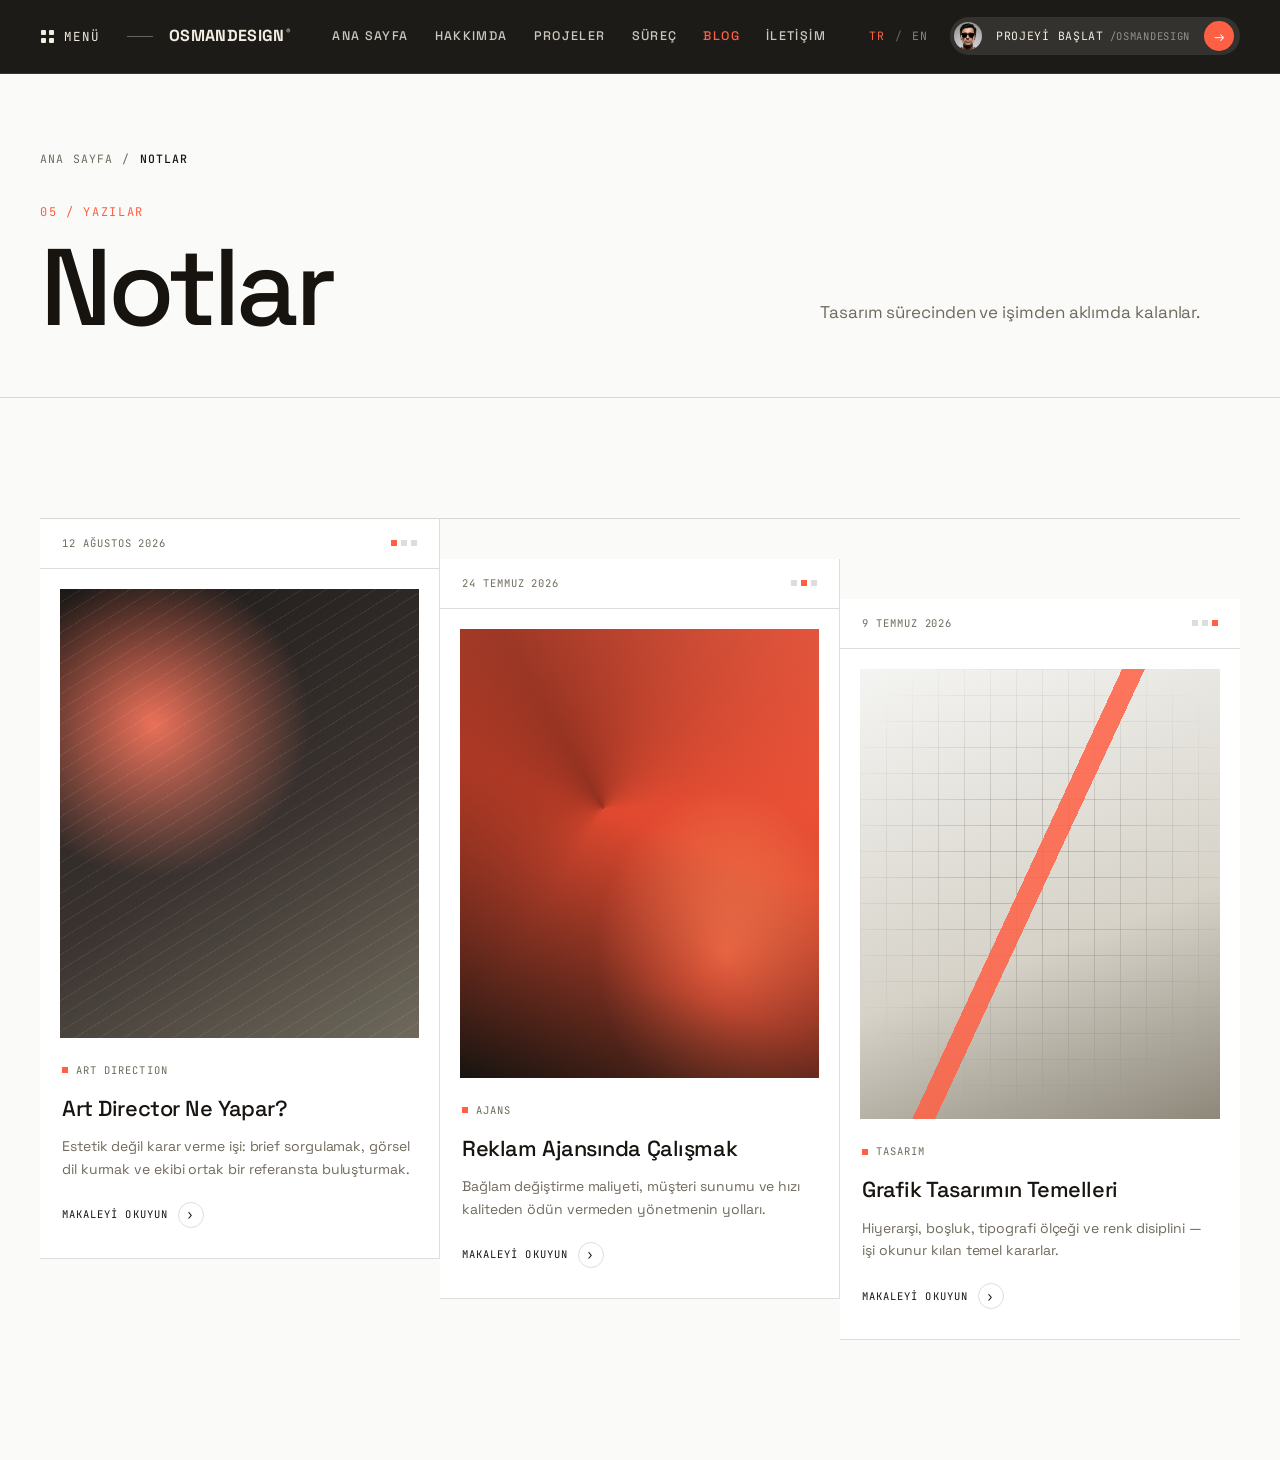
<file: blog.html>
<!DOCTYPE html>
<html lang="tr">
<head>
<meta charset="UTF-8">
<meta name="viewport" content="width=device-width, initial-scale=1.0">
<title>Notlar — OSMANDESIGN</title>
<meta name="description" content="Tasarım sürecinden ve işimden aklımda kalan notlar.">
<link rel="preconnect" href="https://fonts.googleapis.com">
<link rel="preconnect" href="https://fonts.gstatic.com" crossorigin>
<link href="https://fonts.googleapis.com/css2?family=JetBrains+Mono:wght@400;500&family=Space+Grotesk:wght@300..700&display=swap" rel="stylesheet">
<link rel="stylesheet" href="style.css">
</head>
<body>

<header id="siteHeader">
  <nav>
    <div class="nav-left">
      <button class="menu-toggle" id="menuToggle" aria-label="Menü">
        <span class="grid-icon"><span></span><span></span><span></span><span></span></span>
        <span>MENÜ</span>
      </button>
      <span class="nav-sep"></span>
      <a href="index.html" class="logo">OSMANDESIGN<sup>®</sup></a>
    </div>
    <nav class="nav-mid" aria-label="Ana menü">
      <a href="index.html">Ana Sayfa</a>
      <a href="hakkimda.html">Hakkımda</a>
      <a href="projeler.html">Projeler</a>
      <a href="surec.html">Süreç</a>
      <a href="blog.html" class="active">Blog</a>
      <a href="iletisim.html">İletişim</a>
    </nav>
    <div class="nav-right">
      <div class="lang" role="group" aria-label="Dil / Language">
        <button type="button" data-lang="tr" class="on" aria-pressed="true">TR</button>
        <span aria-hidden="true">/</span>
        <button type="button" data-lang="en" aria-pressed="false">EN</button>
      </div>
      <a href="iletisim.html" class="nav-cta">
        <span class="nav-avatar" role="img" aria-label="Osman Özdemir"></span>
        <span class="nav-cta-text">PROJEYİ BAŞLAT <span>/OSMANDESIGN</span></span>
        <span class="nav-arrow">→</span>
      </a>
    </div>
  </nav>
</header>

<div class="menu-scrim" id="menuScrim"></div>
<div class="menu-panel" id="menuOverlay" role="dialog" aria-modal="true" aria-label="Site menüsü">
  <div class="mp-inner">
    <div class="mp-left">
      <nav class="mp-links">
        <a href="index.html" data-close>Ana Sayfa</a>
        <a href="hakkimda.html" data-close>Hakkımda</a>
        <a href="projeler.html" data-close>Projeler</a>
        <a href="deneyim.html" data-close>Deneyim</a>
        <a href="surec.html" data-close>Süreç</a>
        <a href="blog.html" class="active" data-close>Blog</a>
        <a href="iletisim.html" data-close>İletişim</a>
      </nav>
      <div class="mp-card">
        <div class="mp-avatar" role="img" aria-label="Osman Özdemir"></div>
        <div class="mp-name">Osman Özdemir</div>
        <div class="mp-role">Sr. Art Director · Marka &amp; Dijital Tasarım</div>
        <div class="mp-social">
        <a href="https://instagram.com/ozmnozdmr" target="_blank" rel="noopener" aria-label="Instagram"><svg viewBox="0 0 24 24" aria-hidden="true"><path d="M12 2.2c3.2 0 3.6 0 4.9.07 1.2.05 1.8.25 2.2.42.6.22 1 .48 1.4.9.4.4.7.8.9 1.4.2.4.4 1 .4 2.2.1 1.3.1 1.7.1 4.9s0 3.6-.1 4.9c0 1.2-.2 1.8-.4 2.2-.2.6-.5 1-.9 1.4-.4.4-.8.7-1.4.9-.4.2-1 .4-2.2.4-1.3.1-1.7.1-4.9.1s-3.6 0-4.9-.1c-1.2 0-1.8-.2-2.2-.4-.6-.2-1-.5-1.4-.9-.4-.4-.7-.8-.9-1.4-.2-.4-.4-1-.4-2.2C2.2 15.6 2.2 15.2 2.2 12s0-3.6.1-4.9c0-1.2.2-1.8.4-2.2.2-.6.5-1 .9-1.4.4-.4.8-.7 1.4-.9.4-.2 1-.4 2.2-.4C8.4 2.2 8.8 2.2 12 2.2Zm0 1.8c-3.1 0-3.5 0-4.7.07-1.1.05-1.7.24-2.1.4-.5.2-.9.44-1.3.84-.4.4-.64.8-.84 1.3-.16.4-.35 1-.4 2.1C2.6 9.7 2.6 10.1 2.6 12s0 2.3.06 3.5c.05 1.1.24 1.7.4 2.1.2.5.44.9.84 1.3.4.4.8.64 1.3.84.4.16 1 .35 2.1.4 1.2.06 1.6.06 4.7.06s3.5 0 4.7-.06c1.1-.05 1.7-.24 2.1-.4.5-.2.9-.44 1.3-.84.4-.4.64-.8.84-1.3.16-.4.35-1 .4-2.1.06-1.2.06-1.6.06-3.5s0-2.3-.06-3.5c-.05-1.1-.24-1.7-.4-2.1-.2-.5-.44-.9-.84-1.3-.4-.4-.8-.64-1.3-.84-.4-.16-1-.35-2.1-.4C15.5 4 15.1 4 12 4Zm0 3.1a4.9 4.9 0 1 1 0 9.8 4.9 4.9 0 0 1 0-9.8Zm0 1.8a3.1 3.1 0 1 0 0 6.2 3.1 3.1 0 0 0 0-6.2Zm5.1-.6a1.15 1.15 0 1 1 0-2.3 1.15 1.15 0 0 1 0 2.3Z"/></svg></a>
        <a href="https://www.behance.net/osmanozdemir" target="_blank" rel="noopener" aria-label="Behance"><svg viewBox="0 0 24 24" aria-hidden="true"><path d="M8.4 5.6c1.3 0 2.2.3 2.9.8.6.5.9 1.3.9 2.3 0 .6-.15 1.1-.44 1.5-.28.4-.7.75-1.26 1 .76.22 1.32.6 1.7 1.15.36.55.55 1.2.55 1.97 0 .63-.12 1.17-.35 1.63-.23.46-.55.84-.95 1.13-.4.3-.88.5-1.42.64-.53.13-1.09.2-1.66.2H1.6V5.6h6.8ZM8 10.6c.53 0 .96-.13 1.3-.38.33-.25.5-.65.5-1.2 0-.3-.06-.56-.17-.76a1.2 1.2 0 0 0-.46-.46 1.9 1.9 0 0 0-.66-.23 4.6 4.6 0 0 0-.78-.06H4.6v3.1H8Zm.18 5.3c.3 0 .58-.03.85-.09.26-.06.5-.16.7-.3.2-.14.36-.33.48-.57.12-.24.18-.55.18-.92 0-.72-.2-1.24-.6-1.55-.4-.3-.94-.46-1.6-.46H4.6v3.9h3.58ZM17 16.1c.4.4.98.6 1.74.6.54 0 1-.14 1.4-.42.38-.27.62-.56.7-.87h2.1c-.34 1.06-.86 1.82-1.55 2.28-.7.46-1.53.69-2.5.69-.68 0-1.3-.11-1.85-.33a3.9 3.9 0 0 1-1.4-.94 4.2 4.2 0 0 1-.88-1.46 5.4 5.4 0 0 1-.31-1.87c0-.67.1-1.28.32-1.85.22-.57.52-1.06.92-1.47.4-.42.87-.74 1.42-.98a4.6 4.6 0 0 1 1.83-.35c.75 0 1.4.14 1.96.44.56.29 1.02.68 1.38 1.17.36.5.62 1.06.78 1.7.16.63.21 1.29.16 1.98h-6.35c.04.87.26 1.5.66 1.9Zm3.03-5.15c-.32-.35-.8-.53-1.46-.53-.42 0-.78.07-1.06.22-.28.14-.5.32-.67.53-.17.21-.29.44-.35.68-.07.24-.11.45-.12.64h3.94c-.11-.62-.32-1.09-.64-1.44ZM15.6 6.6h4.9v1.3h-4.9z"/></svg></a>
        <a href="https://www.linkedin.com/in/osman-özdemir-b740a8167" target="_blank" rel="noopener" aria-label="LinkedIn"><svg viewBox="0 0 24 24" aria-hidden="true"><path d="M6.94 5.5a1.94 1.94 0 1 1-3.88 0 1.94 1.94 0 0 1 3.88 0ZM3.2 8.9h3.5V20H3.2V8.9Zm5.9 0h3.36v1.52h.05c.47-.85 1.6-1.75 3.3-1.75 3.53 0 4.19 2.2 4.19 5.07V20h-3.5v-5.5c0-1.31-.03-3-1.86-3-1.87 0-2.15 1.42-2.15 2.9V20H9.1V8.9Z"/></svg></a>
        <a href="https://x.com/osmnozdmr7" target="_blank" rel="noopener" aria-label="X"><svg viewBox="0 0 24 24" aria-hidden="true"><path d="M17.53 3h3.02l-6.6 7.54L21.7 21h-6.06l-4.75-6.2L5.46 21H2.44l7.06-8.07L2.3 3h6.22l4.29 5.67L17.53 3Zm-1.06 16.2h1.67L7.6 4.7H5.8l10.67 14.5Z"/></svg></a><a href="https://pinterest.com/ozmnozdmr" target="_blank" rel="noopener" aria-label="Pinterest"><svg viewBox="0 0 24 24" aria-hidden="true"><path d="M12 2C6.48 2 2 6.48 2 12c0 4.24 2.64 7.86 6.36 9.32-.09-.79-.17-2.01.03-2.88.18-.78 1.17-4.97 1.17-4.97s-.3-.6-.3-1.49c0-1.4.81-2.44 1.82-2.44.86 0 1.27.64 1.27 1.42 0 .86-.55 2.15-.83 3.35-.24 1 .5 1.82 1.49 1.82 1.79 0 3.16-1.89 3.16-4.61 0-2.41-1.73-4.1-4.21-4.1-2.87 0-4.55 2.15-4.55 4.37 0 .87.33 1.8.75 2.31.08.1.09.19.07.29-.08.32-.25 1-.28 1.14-.04.18-.15.22-.34.13-1.25-.58-2.03-2.41-2.03-3.88 0-3.16 2.3-6.06 6.62-6.06 3.48 0 6.18 2.48 6.18 5.79 0 3.45-2.18 6.23-5.2 6.23-1.02 0-1.97-.53-2.3-1.16l-.62 2.38c-.23.87-.85 1.96-1.26 2.62.95.29 1.96.45 3.01.45 5.52 0 10-4.48 10-10S17.52 2 12 2Z"/></svg></a>
        </div>
      </div>
    </div>
    <div class="mp-right">
      <a class="mp-tile mp-tile-shot" href="https://www.behance.net/gallery/253818719/Leodent-Dental-Clinic" target="_blank" rel="noopener" data-close><img src="img/leodent-dental-clinic.webp" alt="Leodent Dental Clinic" loading="lazy"><b>Leodent Dental Clinic</b><em>Sosyal Medya</em></a>
      <a class="mp-tile mp-tile-shot" href="https://www.behance.net/gallery/220571305/Medipol-Health-Group" target="_blank" rel="noopener" data-close><img src="img/medipol-health-group.webp" alt="Medipol Health Group" loading="lazy"><b>Medipol Health Group</b><em>Marka Kimliği</em></a>
    </div>
  </div>
</div>

<section class="page-hero">
  <div class="wrap">
    <div class="ph-crumb"><a href="index.html">Ana Sayfa</a> <span aria-hidden="true">/</span> <b>Notlar</b></div>
    <div class="ph-top">
      <div>
        <div class="ph-eyebrow">05 / Yazılar</div>
        <h1 class="ph-title">Notlar</h1>
      </div>
      <p class="ph-lead">Tasarım sürecinden ve işimden aklımda kalanlar.</p>
    </div>
  </div>
</section>

<section class="section-pad" style="background:var(--bg-alt);">
  <div class="wrap">
<div class="blog-grid reveal">
      <a class="blog-card" href="yazi-art-director.html">
        <div class="bc-top">
          <span class="bc-date">12 AĞUSTOS 2026</span>
          <span class="bc-dots" aria-hidden="true"><i class="on"></i><i></i><i></i></span>
        </div>
        <div class="bc-shot bc-shot-1" aria-hidden="true"></div>
        <div class="bc-body">
          <div class="bc-tag"><i aria-hidden="true"></i>ART DIRECTION</div>
          <h4>Art Director Ne Yapar?</h4>
          <p>Estetik değil karar verme işi: brief sorgulamak, görsel dil kurmak ve ekibi ortak bir referansta buluşturmak.</p>
          <span class="bc-more">Makaleyi okuyun <b aria-hidden="true">›</b></span>
        </div>
      </a>

      <a class="blog-card" href="yazi-reklam-ajansi.html">
        <div class="bc-top">
          <span class="bc-date">24 TEMMUZ 2026</span>
          <span class="bc-dots" aria-hidden="true"><i></i><i class="on"></i><i></i></span>
        </div>
        <div class="bc-shot bc-shot-2" aria-hidden="true"></div>
        <div class="bc-body">
          <div class="bc-tag"><i aria-hidden="true"></i>AJANS</div>
          <h4>Reklam Ajansında Çalışmak</h4>
          <p>Bağlam değiştirme maliyeti, müşteri sunumu ve hızı kaliteden ödün vermeden yönetmenin yolları.</p>
          <span class="bc-more">Makaleyi okuyun <b aria-hidden="true">›</b></span>
        </div>
      </a>

      <a class="blog-card" href="yazi-grafik-tasarim.html">
        <div class="bc-top">
          <span class="bc-date">9 TEMMUZ 2026</span>
          <span class="bc-dots" aria-hidden="true"><i></i><i></i><i class="on"></i></span>
        </div>
        <div class="bc-shot bc-shot-3" aria-hidden="true"></div>
        <div class="bc-body">
          <div class="bc-tag"><i aria-hidden="true"></i>TASARIM</div>
          <h4>Grafik Tasarımın Temelleri</h4>
          <p>Hiyerarşi, boşluk, tipografi ölçeği ve renk disiplini — işi okunur kılan temel kararlar.</p>
          <span class="bc-more">Makaleyi okuyun <b aria-hidden="true">›</b></span>
        </div>
      </a>
    </div>
      </div>
    </div>
  </div>
</footer>

<script src="app.js" defer></script>

</body>
</html>
</file>
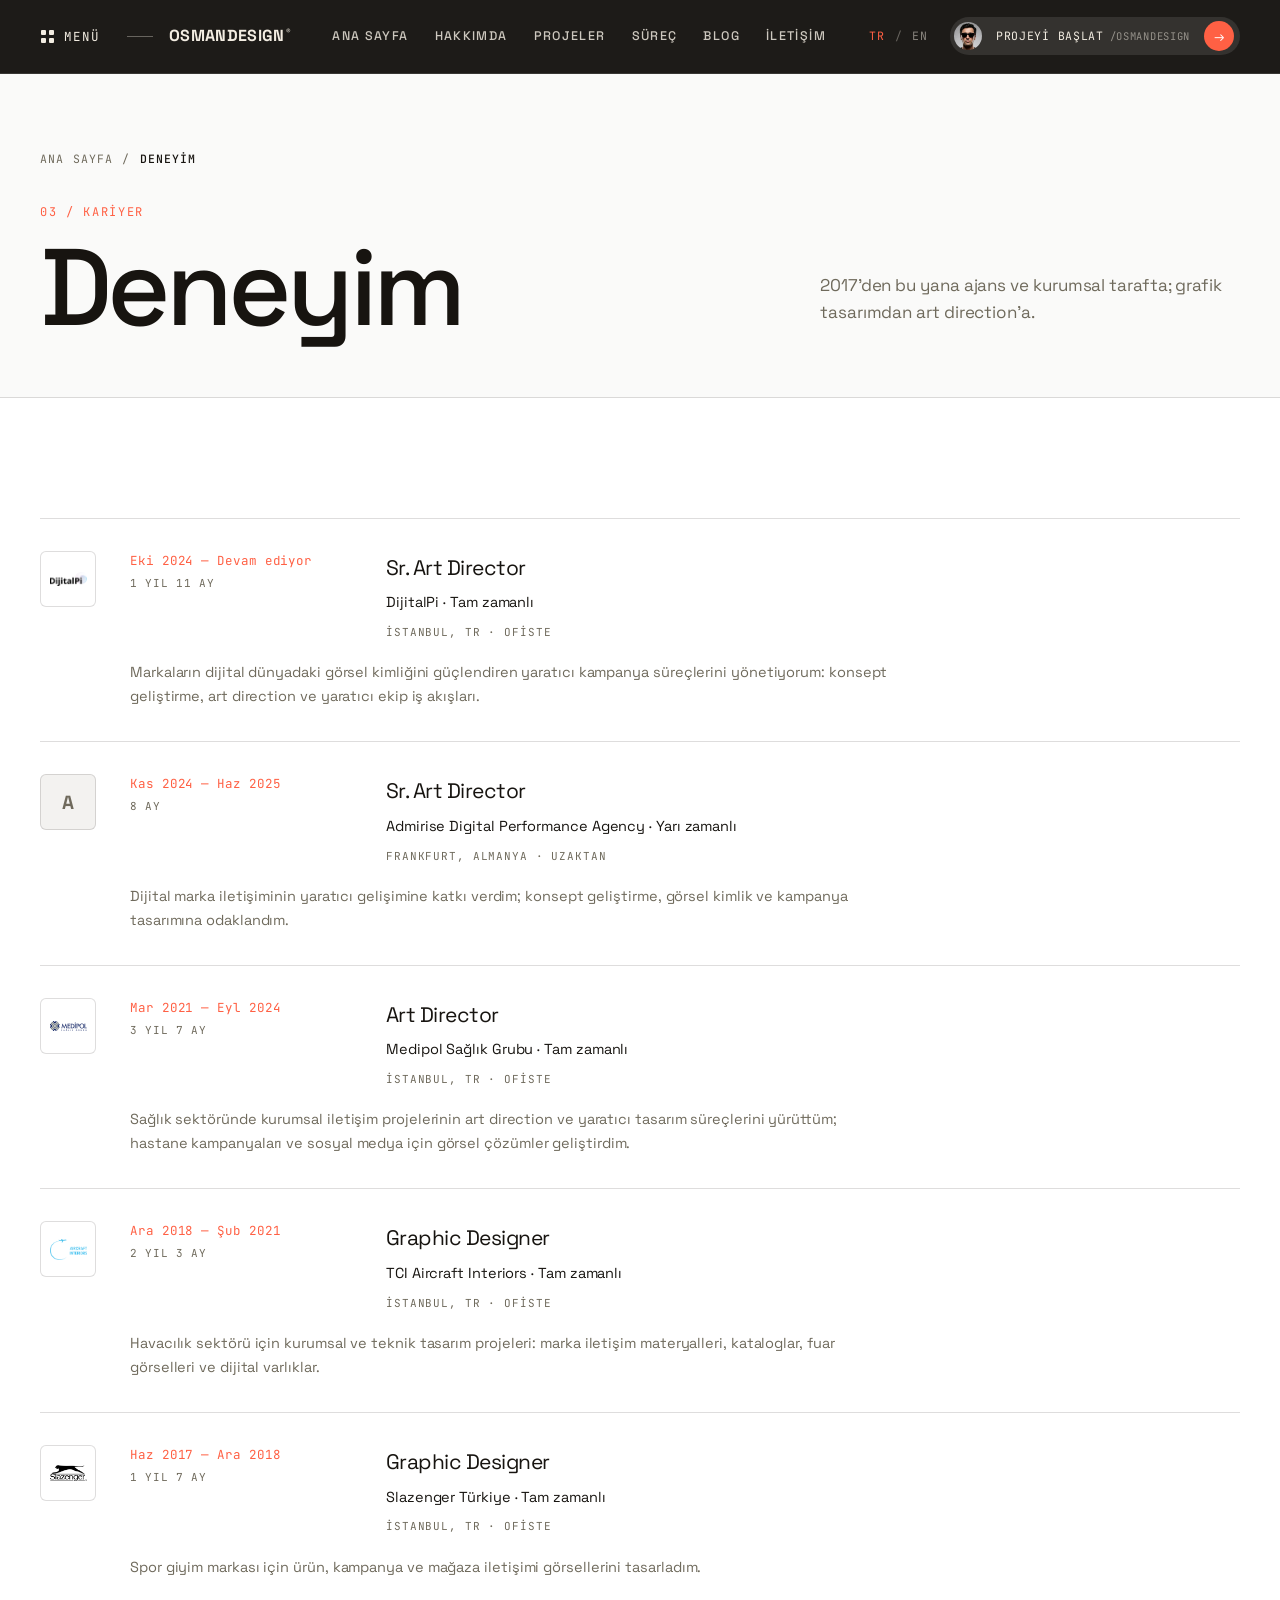
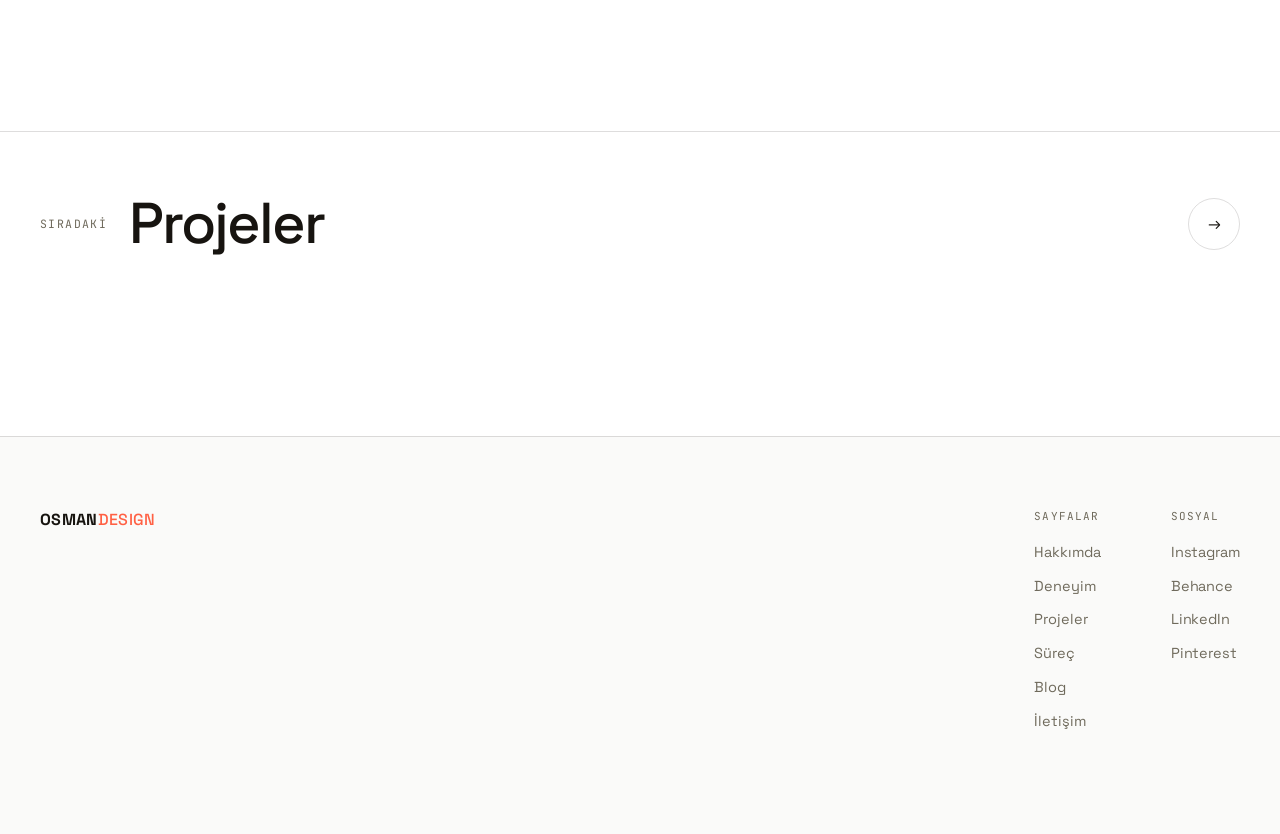
<file: deneyim.html>
<!DOCTYPE html>
<html lang="tr">
<head>
<meta charset="UTF-8">
<meta name="viewport" content="width=device-width, initial-scale=1.0">
<title>Deneyim — OSMANDESIGN</title>
<meta name="description" content="2017'den bu yana ajans ve kurumsal tarafta; grafik tasarımdan art direction'a.">
<link rel="preconnect" href="https://fonts.googleapis.com">
<link rel="preconnect" href="https://fonts.gstatic.com" crossorigin>
<link href="https://fonts.googleapis.com/css2?family=JetBrains+Mono:wght@400;500&family=Space+Grotesk:wght@300..700&display=swap" rel="stylesheet">
<link rel="stylesheet" href="style.css">
</head>
<body>

<header id="siteHeader">
  <nav>
    <div class="nav-left">
      <button class="menu-toggle" id="menuToggle" aria-label="Menü">
        <span class="grid-icon"><span></span><span></span><span></span><span></span></span>
        <span>MENÜ</span>
      </button>
      <span class="nav-sep"></span>
      <a href="index.html" class="logo">OSMANDESIGN<sup>®</sup></a>
    </div>
    <nav class="nav-mid" aria-label="Ana menü">
      <a href="index.html">Ana Sayfa</a>
      <a href="hakkimda.html">Hakkımda</a>
      <a href="projeler.html">Projeler</a>
      <a href="surec.html">Süreç</a>
      <a href="blog.html">Blog</a>
      <a href="iletisim.html">İletişim</a>
    </nav>
    <div class="nav-right">
      <div class="lang" role="group" aria-label="Dil / Language">
        <button type="button" data-lang="tr" class="on" aria-pressed="true">TR</button>
        <span aria-hidden="true">/</span>
        <button type="button" data-lang="en" aria-pressed="false">EN</button>
      </div>
      <a href="iletisim.html" class="nav-cta">
        <span class="nav-avatar" role="img" aria-label="Osman Özdemir"></span>
        <span class="nav-cta-text">PROJEYİ BAŞLAT <span>/OSMANDESIGN</span></span>
        <span class="nav-arrow">→</span>
      </a>
    </div>
  </nav>
</header>

<div class="menu-scrim" id="menuScrim"></div>
<div class="menu-panel" id="menuOverlay" role="dialog" aria-modal="true" aria-label="Site menüsü">
  <div class="mp-inner">
    <div class="mp-left">
      <nav class="mp-links">
        <a href="index.html" data-close>Ana Sayfa</a>
        <a href="hakkimda.html" data-close>Hakkımda</a>
        <a href="projeler.html" data-close>Projeler</a>
        <a href="deneyim.html" class="active" data-close>Deneyim</a>
        <a href="surec.html" data-close>Süreç</a>
        <a href="blog.html" data-close>Blog</a>
        <a href="iletisim.html" data-close>İletişim</a>
      </nav>
      <div class="mp-card">
        <div class="mp-avatar" role="img" aria-label="Osman Özdemir"></div>
        <div class="mp-name">Osman Özdemir</div>
        <div class="mp-role">Sr. Art Director · Marka &amp; Dijital Tasarım</div>
        <div class="mp-social">
        <a href="https://instagram.com/ozmnozdmr" target="_blank" rel="noopener" aria-label="Instagram"><svg viewBox="0 0 24 24" aria-hidden="true"><path d="M12 2.2c3.2 0 3.6 0 4.9.07 1.2.05 1.8.25 2.2.42.6.22 1 .48 1.4.9.4.4.7.8.9 1.4.2.4.4 1 .4 2.2.1 1.3.1 1.7.1 4.9s0 3.6-.1 4.9c0 1.2-.2 1.8-.4 2.2-.2.6-.5 1-.9 1.4-.4.4-.8.7-1.4.9-.4.2-1 .4-2.2.4-1.3.1-1.7.1-4.9.1s-3.6 0-4.9-.1c-1.2 0-1.8-.2-2.2-.4-.6-.2-1-.5-1.4-.9-.4-.4-.7-.8-.9-1.4-.2-.4-.4-1-.4-2.2C2.2 15.6 2.2 15.2 2.2 12s0-3.6.1-4.9c0-1.2.2-1.8.4-2.2.2-.6.5-1 .9-1.4.4-.4.8-.7 1.4-.9.4-.2 1-.4 2.2-.4C8.4 2.2 8.8 2.2 12 2.2Zm0 1.8c-3.1 0-3.5 0-4.7.07-1.1.05-1.7.24-2.1.4-.5.2-.9.44-1.3.84-.4.4-.64.8-.84 1.3-.16.4-.35 1-.4 2.1C2.6 9.7 2.6 10.1 2.6 12s0 2.3.06 3.5c.05 1.1.24 1.7.4 2.1.2.5.44.9.84 1.3.4.4.8.64 1.3.84.4.16 1 .35 2.1.4 1.2.06 1.6.06 4.7.06s3.5 0 4.7-.06c1.1-.05 1.7-.24 2.1-.4.5-.2.9-.44 1.3-.84.4-.4.64-.8.84-1.3.16-.4.35-1 .4-2.1.06-1.2.06-1.6.06-3.5s0-2.3-.06-3.5c-.05-1.1-.24-1.7-.4-2.1-.2-.5-.44-.9-.84-1.3-.4-.4-.8-.64-1.3-.84-.4-.16-1-.35-2.1-.4C15.5 4 15.1 4 12 4Zm0 3.1a4.9 4.9 0 1 1 0 9.8 4.9 4.9 0 0 1 0-9.8Zm0 1.8a3.1 3.1 0 1 0 0 6.2 3.1 3.1 0 0 0 0-6.2Zm5.1-.6a1.15 1.15 0 1 1 0-2.3 1.15 1.15 0 0 1 0 2.3Z"/></svg></a>
        <a href="https://www.behance.net/osmanozdemir" target="_blank" rel="noopener" aria-label="Behance"><svg viewBox="0 0 24 24" aria-hidden="true"><path d="M8.4 5.6c1.3 0 2.2.3 2.9.8.6.5.9 1.3.9 2.3 0 .6-.15 1.1-.44 1.5-.28.4-.7.75-1.26 1 .76.22 1.32.6 1.7 1.15.36.55.55 1.2.55 1.97 0 .63-.12 1.17-.35 1.63-.23.46-.55.84-.95 1.13-.4.3-.88.5-1.42.64-.53.13-1.09.2-1.66.2H1.6V5.6h6.8ZM8 10.6c.53 0 .96-.13 1.3-.38.33-.25.5-.65.5-1.2 0-.3-.06-.56-.17-.76a1.2 1.2 0 0 0-.46-.46 1.9 1.9 0 0 0-.66-.23 4.6 4.6 0 0 0-.78-.06H4.6v3.1H8Zm.18 5.3c.3 0 .58-.03.85-.09.26-.06.5-.16.7-.3.2-.14.36-.33.48-.57.12-.24.18-.55.18-.92 0-.72-.2-1.24-.6-1.55-.4-.3-.94-.46-1.6-.46H4.6v3.9h3.58ZM17 16.1c.4.4.98.6 1.74.6.54 0 1-.14 1.4-.42.38-.27.62-.56.7-.87h2.1c-.34 1.06-.86 1.82-1.55 2.28-.7.46-1.53.69-2.5.69-.68 0-1.3-.11-1.85-.33a3.9 3.9 0 0 1-1.4-.94 4.2 4.2 0 0 1-.88-1.46 5.4 5.4 0 0 1-.31-1.87c0-.67.1-1.28.32-1.85.22-.57.52-1.06.92-1.47.4-.42.87-.74 1.42-.98a4.6 4.6 0 0 1 1.83-.35c.75 0 1.4.14 1.96.44.56.29 1.02.68 1.38 1.17.36.5.62 1.06.78 1.7.16.63.21 1.29.16 1.98h-6.35c.04.87.26 1.5.66 1.9Zm3.03-5.15c-.32-.35-.8-.53-1.46-.53-.42 0-.78.07-1.06.22-.28.14-.5.32-.67.53-.17.21-.29.44-.35.68-.07.24-.11.45-.12.64h3.94c-.11-.62-.32-1.09-.64-1.44ZM15.6 6.6h4.9v1.3h-4.9z"/></svg></a>
        <a href="https://www.linkedin.com/in/osman-özdemir-b740a8167" target="_blank" rel="noopener" aria-label="LinkedIn"><svg viewBox="0 0 24 24" aria-hidden="true"><path d="M6.94 5.5a1.94 1.94 0 1 1-3.88 0 1.94 1.94 0 0 1 3.88 0ZM3.2 8.9h3.5V20H3.2V8.9Zm5.9 0h3.36v1.52h.05c.47-.85 1.6-1.75 3.3-1.75 3.53 0 4.19 2.2 4.19 5.07V20h-3.5v-5.5c0-1.31-.03-3-1.86-3-1.87 0-2.15 1.42-2.15 2.9V20H9.1V8.9Z"/></svg></a>
        <a href="https://x.com/osmnozdmr7" target="_blank" rel="noopener" aria-label="X"><svg viewBox="0 0 24 24" aria-hidden="true"><path d="M17.53 3h3.02l-6.6 7.54L21.7 21h-6.06l-4.75-6.2L5.46 21H2.44l7.06-8.07L2.3 3h6.22l4.29 5.67L17.53 3Zm-1.06 16.2h1.67L7.6 4.7H5.8l10.67 14.5Z"/></svg></a><a href="https://pinterest.com/ozmnozdmr" target="_blank" rel="noopener" aria-label="Pinterest"><svg viewBox="0 0 24 24" aria-hidden="true"><path d="M12 2C6.48 2 2 6.48 2 12c0 4.24 2.64 7.86 6.36 9.32-.09-.79-.17-2.01.03-2.88.18-.78 1.17-4.97 1.17-4.97s-.3-.6-.3-1.49c0-1.4.81-2.44 1.82-2.44.86 0 1.27.64 1.27 1.42 0 .86-.55 2.15-.83 3.35-.24 1 .5 1.82 1.49 1.82 1.79 0 3.16-1.89 3.16-4.61 0-2.41-1.73-4.1-4.21-4.1-2.87 0-4.55 2.15-4.55 4.37 0 .87.33 1.8.75 2.31.08.1.09.19.07.29-.08.32-.25 1-.28 1.14-.04.18-.15.22-.34.13-1.25-.58-2.03-2.41-2.03-3.88 0-3.16 2.3-6.06 6.62-6.06 3.48 0 6.18 2.48 6.18 5.79 0 3.45-2.18 6.23-5.2 6.23-1.02 0-1.97-.53-2.3-1.16l-.62 2.38c-.23.87-.85 1.96-1.26 2.62.95.29 1.96.45 3.01.45 5.52 0 10-4.48 10-10S17.52 2 12 2Z"/></svg></a>
        </div>
      </div>
    </div>
    <div class="mp-right">
      <a class="mp-tile mp-tile-shot" href="https://www.behance.net/gallery/253818719/Leodent-Dental-Clinic" target="_blank" rel="noopener" data-close><img src="img/leodent-dental-clinic.webp" alt="Leodent Dental Clinic" loading="lazy"><b>Leodent Dental Clinic</b><em>Sosyal Medya</em></a>
      <a class="mp-tile mp-tile-shot" href="https://www.behance.net/gallery/220571305/Medipol-Health-Group" target="_blank" rel="noopener" data-close><img src="img/medipol-health-group.webp" alt="Medipol Health Group" loading="lazy"><b>Medipol Health Group</b><em>Marka Kimliği</em></a>
    </div>
  </div>
</div>

<section class="page-hero">
  <div class="wrap">
    <div class="ph-crumb"><a href="index.html">Ana Sayfa</a> <span aria-hidden="true">/</span> <b>Deneyim</b></div>
    <div class="ph-top">
      <div>
        <div class="ph-eyebrow">03 / Kariyer</div>
        <h1 class="ph-title">Deneyim</h1>
      </div>
      <p class="ph-lead">2017'den bu yana ajans ve kurumsal tarafta; grafik tasarımdan art direction'a.</p>
    </div>
  </div>
</section>

<section class="section-pad">
  <div class="wrap">
      <div class="exp-col exp-wide" id="deneyim">
        
        <div class="exp-list reveal">
          <div class="exp-row">
            <span class="exp-logo" style="--lg:var(--lg-dpi)" role="img" aria-label="DijitalPi"></span>
            <div class="exp-when">Eki 2024 — Devam ediyor<span>1 yıl 11 ay</span></div>
            <div class="exp-role">
              <h4>Sr. Art Director</h4>
              <div class="co">DijitalPi · Tam zamanlı</div>
              <div class="meta">İstanbul, TR · Ofiste</div>
            </div>
            <p>Markaların dijital dünyadaki görsel kimliğini güçlendiren yaratıcı kampanya süreçlerini yönetiyorum: konsept geliştirme, art direction ve yaratıcı ekip iş akışları.</p>
          </div>
          <div class="exp-row">
            <span class="exp-logo exp-mono" role="img" aria-label="Admirise">A</span>
            <div class="exp-when">Kas 2024 — Haz 2025<span>8 ay</span></div>
            <div class="exp-role">
              <h4>Sr. Art Director</h4>
              <div class="co">Admirise Digital Performance Agency · Yarı zamanlı</div>
              <div class="meta">Frankfurt, Almanya · Uzaktan</div>
            </div>
            <p>Dijital marka iletişiminin yaratıcı gelişimine katkı verdim; konsept geliştirme, görsel kimlik ve kampanya tasarımına odaklandım.</p>
          </div>
          <div class="exp-row">
            <span class="exp-logo" style="--lg:var(--lg-mdpl)" role="img" aria-label="Medipol Sağlık Grubu"></span>
            <div class="exp-when">Mar 2021 — Eyl 2024<span>3 yıl 7 ay</span></div>
            <div class="exp-role">
              <h4>Art Director</h4>
              <div class="co">Medipol Sağlık Grubu · Tam zamanlı</div>
              <div class="meta">İstanbul, TR · Ofiste</div>
            </div>
            <p>Sağlık sektöründe kurumsal iletişim projelerinin art direction ve yaratıcı tasarım süreçlerini yürüttüm; hastane kampanyaları ve sosyal medya için görsel çözümler geliştirdim.</p>
          </div>
          <div class="exp-row">
            <span class="exp-logo" style="--lg:var(--lg-tci)" role="img" aria-label="TCI Aircraft Interiors"></span>
            <div class="exp-when">Ara 2018 — Şub 2021<span>2 yıl 3 ay</span></div>
            <div class="exp-role">
              <h4>Graphic Designer</h4>
              <div class="co">TCI Aircraft Interiors · Tam zamanlı</div>
              <div class="meta">İstanbul, TR · Ofiste</div>
            </div>
            <p>Havacılık sektörü için kurumsal ve teknik tasarım projeleri: marka iletişim materyalleri, kataloglar, fuar görselleri ve dijital varlıklar.</p>
          </div>
          <div class="exp-row">
            <span class="exp-logo" style="--lg:var(--lg-slz)" role="img" aria-label="Slazenger"></span>
            <div class="exp-when">Haz 2017 — Ara 2018<span>1 yıl 7 ay</span></div>
            <div class="exp-role">
              <h4>Graphic Designer</h4>
              <div class="co">Slazenger Türkiye · Tam zamanlı</div>
              <div class="meta">İstanbul, TR · Ofiste</div>
            </div>
            <p>Spor giyim markası için ürün, kampanya ve mağaza iletişimi görsellerini tasarladım.</p>
          </div>
        </div>
      </div>

  </div>
</section>

<section class="section-pad next-strip">
  <div class="wrap">
    <a class="next-link" href="projeler.html"><span class="nl-lbl">Sıradaki</span><span class="nl-title">Projeler</span><span class="nl-go" aria-hidden="true">→</span></a>
  </div>
</section>

<footer>
  <div class="wrap">
    <div class="footer-top">
      <div><a href="index.html" class="logo">OSMAN<em>DESIGN</em></a></div>
      <div class="footer-cols">
        <div class="footer-col">
          <span class="label">Sayfalar</span>
          <a href="hakkimda.html">Hakkımda</a>
          <a href="deneyim.html">Deneyim</a>
          <a href="projeler.html">Projeler</a>
          <a href="surec.html">Süreç</a>
          <a href="blog.html">Blog</a>
          <a href="iletisim.html">İletişim</a>
        </div>
        <div class="footer-col">
          <span class="label">Sosyal</span>
          <a href="https://instagram.com/ozmnozdmr" target="_blank" rel="noopener">Instagram</a>
          <a href="https://www.behance.net/osmanozdemir" target="_blank" rel="noopener">Behance</a>
          <a href="https://www.linkedin.com/in/osman-özdemir-b740a8167" target="_blank" rel="noopener">LinkedIn</a>
          <a href="https://pinterest.com/ozmnozdmr" target="_blank" rel="noopener">Pinterest</a>
        </div>
      </div>
    </div>
  </div>
</footer>

<script src="app.js" defer></script>

</body>
</html>
</file>
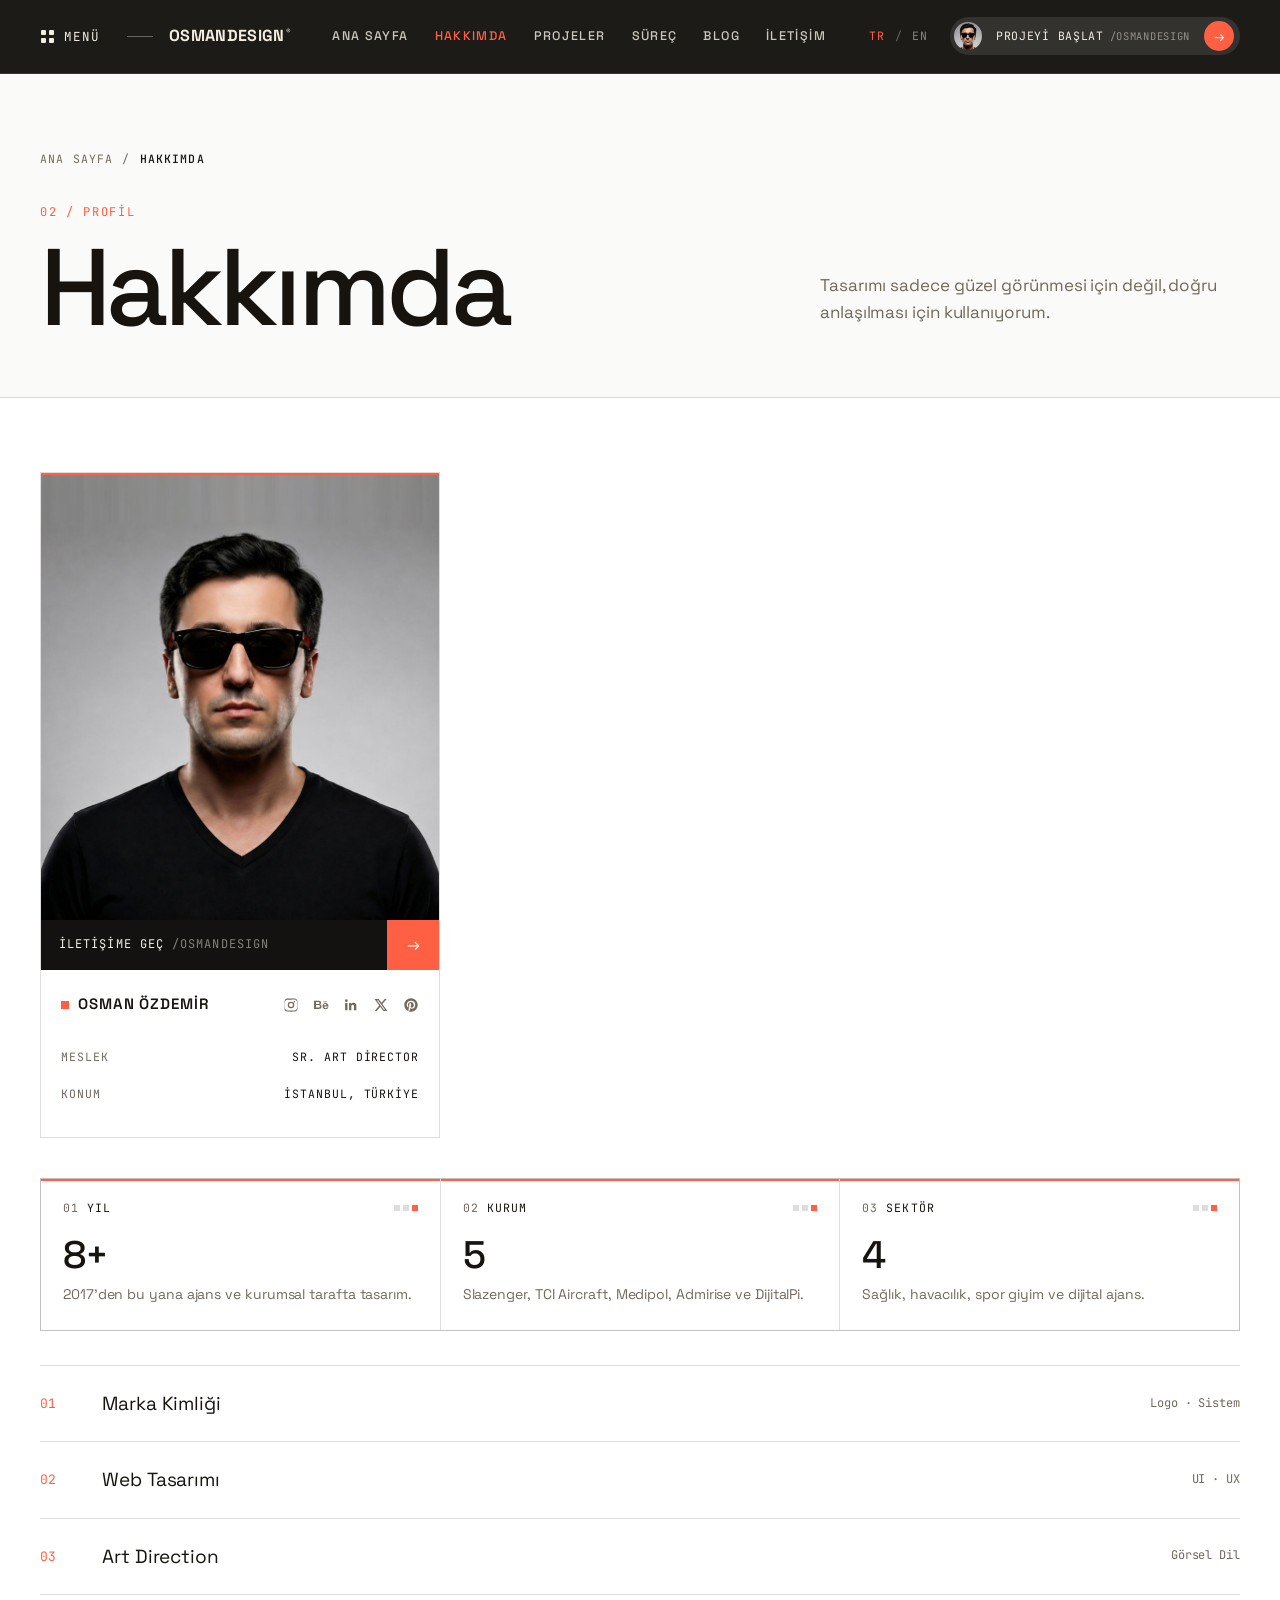
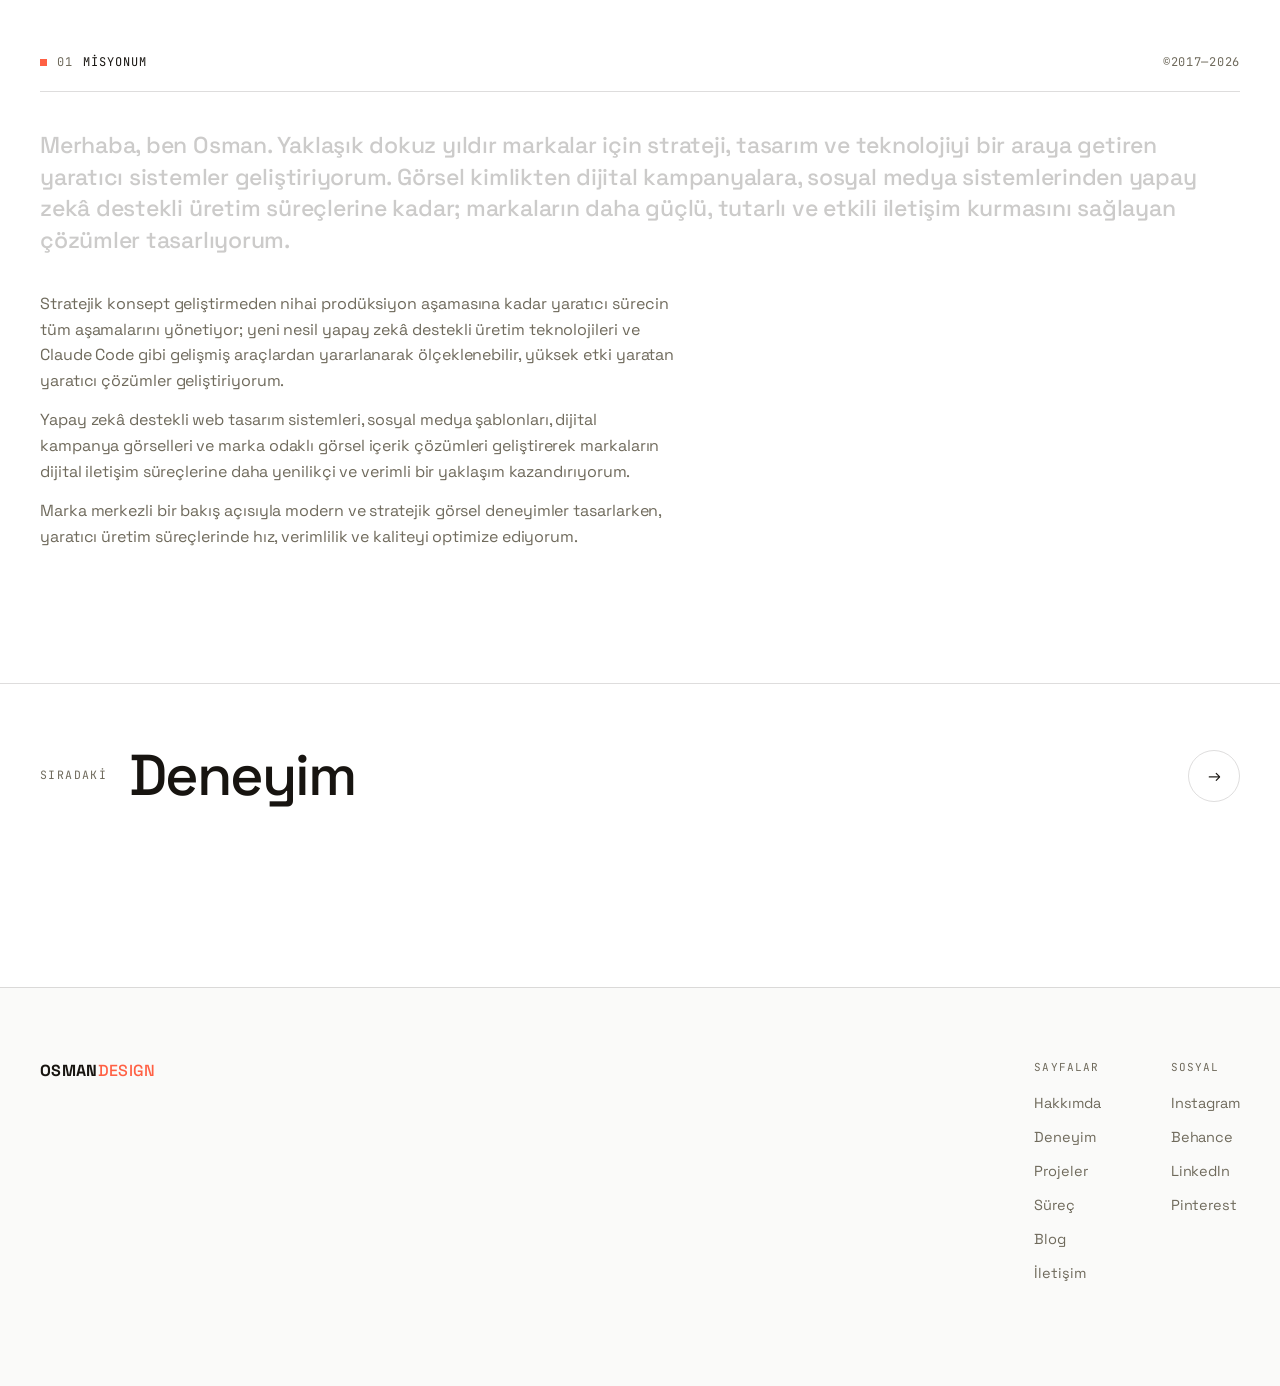
<file: hakkimda.html>
<!DOCTYPE html>
<html lang="tr">
<head>
<meta charset="UTF-8">
<meta name="viewport" content="width=device-width, initial-scale=1.0">
<title>Hakkımda — OSMANDESIGN</title>
<meta name="description" content="Osman Özdemir — Sr. Art Director. Sağlık, havacılık ve spor markaları için görsel sistemler.">
<link rel="preconnect" href="https://fonts.googleapis.com">
<link rel="preconnect" href="https://fonts.gstatic.com" crossorigin>
<link href="https://fonts.googleapis.com/css2?family=JetBrains+Mono:wght@400;500&family=Space+Grotesk:wght@300..700&display=swap" rel="stylesheet">
<link rel="stylesheet" href="style.css">
</head>
<body>

<header id="siteHeader">
  <nav>
    <div class="nav-left">
      <button class="menu-toggle" id="menuToggle" aria-label="Menü">
        <span class="grid-icon"><span></span><span></span><span></span><span></span></span>
        <span>MENÜ</span>
      </button>
      <span class="nav-sep"></span>
      <a href="index.html" class="logo">OSMANDESIGN<sup>®</sup></a>
    </div>
    <nav class="nav-mid" aria-label="Ana menü">
      <a href="index.html">Ana Sayfa</a>
      <a href="hakkimda.html" class="active">Hakkımda</a>
      <a href="projeler.html">Projeler</a>
      <a href="surec.html">Süreç</a>
      <a href="blog.html">Blog</a>
      <a href="iletisim.html">İletişim</a>
    </nav>
    <div class="nav-right">
      <div class="lang" role="group" aria-label="Dil / Language">
        <button type="button" data-lang="tr" class="on" aria-pressed="true">TR</button>
        <span aria-hidden="true">/</span>
        <button type="button" data-lang="en" aria-pressed="false">EN</button>
      </div>
      <a href="iletisim.html" class="nav-cta">
        <span class="nav-avatar" role="img" aria-label="Osman Özdemir"></span>
        <span class="nav-cta-text">PROJEYİ BAŞLAT <span>/OSMANDESIGN</span></span>
        <span class="nav-arrow">→</span>
      </a>
    </div>
  </nav>
</header>

<div class="menu-scrim" id="menuScrim"></div>
<div class="menu-panel" id="menuOverlay" role="dialog" aria-modal="true" aria-label="Site menüsü">
  <div class="mp-inner">
    <div class="mp-left">
      <nav class="mp-links">
        <a href="index.html" data-close>Ana Sayfa</a>
        <a href="hakkimda.html" class="active" data-close>Hakkımda</a>
        <a href="projeler.html" data-close>Projeler</a>
        <a href="deneyim.html" data-close>Deneyim</a>
        <a href="surec.html" data-close>Süreç</a>
        <a href="blog.html" data-close>Blog</a>
        <a href="iletisim.html" data-close>İletişim</a>
      </nav>
      <div class="mp-card">
        <div class="mp-avatar" role="img" aria-label="Osman Özdemir"></div>
        <div class="mp-name">Osman Özdemir</div>
        <div class="mp-role">Sr. Art Director · Marka &amp; Dijital Tasarım</div>
        <div class="mp-social">
        <a href="https://instagram.com/ozmnozdmr" target="_blank" rel="noopener" aria-label="Instagram"><svg viewBox="0 0 24 24" aria-hidden="true"><path d="M12 2.2c3.2 0 3.6 0 4.9.07 1.2.05 1.8.25 2.2.42.6.22 1 .48 1.4.9.4.4.7.8.9 1.4.2.4.4 1 .4 2.2.1 1.3.1 1.7.1 4.9s0 3.6-.1 4.9c0 1.2-.2 1.8-.4 2.2-.2.6-.5 1-.9 1.4-.4.4-.8.7-1.4.9-.4.2-1 .4-2.2.4-1.3.1-1.7.1-4.9.1s-3.6 0-4.9-.1c-1.2 0-1.8-.2-2.2-.4-.6-.2-1-.5-1.4-.9-.4-.4-.7-.8-.9-1.4-.2-.4-.4-1-.4-2.2C2.2 15.6 2.2 15.2 2.2 12s0-3.6.1-4.9c0-1.2.2-1.8.4-2.2.2-.6.5-1 .9-1.4.4-.4.8-.7 1.4-.9.4-.2 1-.4 2.2-.4C8.4 2.2 8.8 2.2 12 2.2Zm0 1.8c-3.1 0-3.5 0-4.7.07-1.1.05-1.7.24-2.1.4-.5.2-.9.44-1.3.84-.4.4-.64.8-.84 1.3-.16.4-.35 1-.4 2.1C2.6 9.7 2.6 10.1 2.6 12s0 2.3.06 3.5c.05 1.1.24 1.7.4 2.1.2.5.44.9.84 1.3.4.4.8.64 1.3.84.4.16 1 .35 2.1.4 1.2.06 1.6.06 4.7.06s3.5 0 4.7-.06c1.1-.05 1.7-.24 2.1-.4.5-.2.9-.44 1.3-.84.4-.4.64-.8.84-1.3.16-.4.35-1 .4-2.1.06-1.2.06-1.6.06-3.5s0-2.3-.06-3.5c-.05-1.1-.24-1.7-.4-2.1-.2-.5-.44-.9-.84-1.3-.4-.4-.8-.64-1.3-.84-.4-.16-1-.35-2.1-.4C15.5 4 15.1 4 12 4Zm0 3.1a4.9 4.9 0 1 1 0 9.8 4.9 4.9 0 0 1 0-9.8Zm0 1.8a3.1 3.1 0 1 0 0 6.2 3.1 3.1 0 0 0 0-6.2Zm5.1-.6a1.15 1.15 0 1 1 0-2.3 1.15 1.15 0 0 1 0 2.3Z"/></svg></a>
        <a href="https://www.behance.net/osmanozdemir" target="_blank" rel="noopener" aria-label="Behance"><svg viewBox="0 0 24 24" aria-hidden="true"><path d="M8.4 5.6c1.3 0 2.2.3 2.9.8.6.5.9 1.3.9 2.3 0 .6-.15 1.1-.44 1.5-.28.4-.7.75-1.26 1 .76.22 1.32.6 1.7 1.15.36.55.55 1.2.55 1.97 0 .63-.12 1.17-.35 1.63-.23.46-.55.84-.95 1.13-.4.3-.88.5-1.42.64-.53.13-1.09.2-1.66.2H1.6V5.6h6.8ZM8 10.6c.53 0 .96-.13 1.3-.38.33-.25.5-.65.5-1.2 0-.3-.06-.56-.17-.76a1.2 1.2 0 0 0-.46-.46 1.9 1.9 0 0 0-.66-.23 4.6 4.6 0 0 0-.78-.06H4.6v3.1H8Zm.18 5.3c.3 0 .58-.03.85-.09.26-.06.5-.16.7-.3.2-.14.36-.33.48-.57.12-.24.18-.55.18-.92 0-.72-.2-1.24-.6-1.55-.4-.3-.94-.46-1.6-.46H4.6v3.9h3.58ZM17 16.1c.4.4.98.6 1.74.6.54 0 1-.14 1.4-.42.38-.27.62-.56.7-.87h2.1c-.34 1.06-.86 1.82-1.55 2.28-.7.46-1.53.69-2.5.69-.68 0-1.3-.11-1.85-.33a3.9 3.9 0 0 1-1.4-.94 4.2 4.2 0 0 1-.88-1.46 5.4 5.4 0 0 1-.31-1.87c0-.67.1-1.28.32-1.85.22-.57.52-1.06.92-1.47.4-.42.87-.74 1.42-.98a4.6 4.6 0 0 1 1.83-.35c.75 0 1.4.14 1.96.44.56.29 1.02.68 1.38 1.17.36.5.62 1.06.78 1.7.16.63.21 1.29.16 1.98h-6.35c.04.87.26 1.5.66 1.9Zm3.03-5.15c-.32-.35-.8-.53-1.46-.53-.42 0-.78.07-1.06.22-.28.14-.5.32-.67.53-.17.21-.29.44-.35.68-.07.24-.11.45-.12.64h3.94c-.11-.62-.32-1.09-.64-1.44ZM15.6 6.6h4.9v1.3h-4.9z"/></svg></a>
        <a href="https://www.linkedin.com/in/osman-özdemir-b740a8167" target="_blank" rel="noopener" aria-label="LinkedIn"><svg viewBox="0 0 24 24" aria-hidden="true"><path d="M6.94 5.5a1.94 1.94 0 1 1-3.88 0 1.94 1.94 0 0 1 3.88 0ZM3.2 8.9h3.5V20H3.2V8.9Zm5.9 0h3.36v1.52h.05c.47-.85 1.6-1.75 3.3-1.75 3.53 0 4.19 2.2 4.19 5.07V20h-3.5v-5.5c0-1.31-.03-3-1.86-3-1.87 0-2.15 1.42-2.15 2.9V20H9.1V8.9Z"/></svg></a>
        <a href="https://x.com/osmnozdmr7" target="_blank" rel="noopener" aria-label="X"><svg viewBox="0 0 24 24" aria-hidden="true"><path d="M17.53 3h3.02l-6.6 7.54L21.7 21h-6.06l-4.75-6.2L5.46 21H2.44l7.06-8.07L2.3 3h6.22l4.29 5.67L17.53 3Zm-1.06 16.2h1.67L7.6 4.7H5.8l10.67 14.5Z"/></svg></a><a href="https://pinterest.com/ozmnozdmr" target="_blank" rel="noopener" aria-label="Pinterest"><svg viewBox="0 0 24 24" aria-hidden="true"><path d="M12 2C6.48 2 2 6.48 2 12c0 4.24 2.64 7.86 6.36 9.32-.09-.79-.17-2.01.03-2.88.18-.78 1.17-4.97 1.17-4.97s-.3-.6-.3-1.49c0-1.4.81-2.44 1.82-2.44.86 0 1.27.64 1.27 1.42 0 .86-.55 2.15-.83 3.35-.24 1 .5 1.82 1.49 1.82 1.79 0 3.16-1.89 3.16-4.61 0-2.41-1.73-4.1-4.21-4.1-2.87 0-4.55 2.15-4.55 4.37 0 .87.33 1.8.75 2.31.08.1.09.19.07.29-.08.32-.25 1-.28 1.14-.04.18-.15.22-.34.13-1.25-.58-2.03-2.41-2.03-3.88 0-3.16 2.3-6.06 6.62-6.06 3.48 0 6.18 2.48 6.18 5.79 0 3.45-2.18 6.23-5.2 6.23-1.02 0-1.97-.53-2.3-1.16l-.62 2.38c-.23.87-.85 1.96-1.26 2.62.95.29 1.96.45 3.01.45 5.52 0 10-4.48 10-10S17.52 2 12 2Z"/></svg></a>
        </div>
      </div>
    </div>
    <div class="mp-right">
      <a class="mp-tile mp-tile-shot" href="https://www.behance.net/gallery/253818719/Leodent-Dental-Clinic" target="_blank" rel="noopener" data-close><img src="img/leodent-dental-clinic.webp" alt="Leodent Dental Clinic" loading="lazy"><b>Leodent Dental Clinic</b><em>Sosyal Medya</em></a>
      <a class="mp-tile mp-tile-shot" href="https://www.behance.net/gallery/220571305/Medipol-Health-Group" target="_blank" rel="noopener" data-close><img src="img/medipol-health-group.webp" alt="Medipol Health Group" loading="lazy"><b>Medipol Health Group</b><em>Marka Kimliği</em></a>
    </div>
  </div>
</div>

<section class="page-hero">
  <div class="wrap">
    <div class="ph-crumb"><a href="index.html">Ana Sayfa</a> <span aria-hidden="true">/</span> <b>Hakkımda</b></div>
    <div class="ph-top">
      <div>
        <div class="ph-eyebrow">02 / Profil</div>
        <h1 class="ph-title">Hakkımda</h1>
      </div>
      <p class="ph-lead">Tasarımı sadece güzel görünmesi için değil, doğru anlaşılması için kullanıyorum.</p>
    </div>
  </div>
</section>

<section id="hakkimda" class="section-pad page-section">
  <div class="wrap">
    <div class="about-shell">
      <div class="about-col">
        
        <div class="about-grid">
          <div class="about-card reveal">
            <figure class="about-portrait">
              <img src="[data-uri]" alt="Osman Özdemir portresi" width="800" height="1000">
              <a class="ap-cta" href="iletisim.html">
                <span class="lbl">İletişime Geç <b>/OSMANDESIGN</b></span>
                <span class="go" aria-hidden="true">→</span>
              </a>
            </figure>
            <div class="ap-meta">
              <div class="ap-head">
                <div class="ap-name">Osman Özdemir</div>
                <div class="ap-social"><a href="https://instagram.com/ozmnozdmr" target="_blank" rel="noopener" aria-label="Instagram"><svg viewBox="0 0 24 24" aria-hidden="true"><path d="M12 2.2c3.2 0 3.6 0 4.9.07 1.2.05 1.8.25 2.2.42.6.22 1 .48 1.4.9.4.4.7.8.9 1.4.2.4.4 1 .4 2.2.1 1.3.1 1.7.1 4.9s0 3.6-.1 4.9c0 1.2-.2 1.8-.4 2.2-.2.6-.5 1-.9 1.4-.4.4-.8.7-1.4.9-.4.2-1 .4-2.2.4-1.3.1-1.7.1-4.9.1s-3.6 0-4.9-.1c-1.2 0-1.8-.2-2.2-.4-.6-.2-1-.5-1.4-.9-.4-.4-.7-.8-.9-1.4-.2-.4-.4-1-.4-2.2C2.2 15.6 2.2 15.2 2.2 12s0-3.6.1-4.9c0-1.2.2-1.8.4-2.2.2-.6.5-1 .9-1.4.4-.4.8-.7 1.4-.9.4-.2 1-.4 2.2-.4C8.4 2.2 8.8 2.2 12 2.2Zm0 1.8c-3.1 0-3.5 0-4.7.07-1.1.05-1.7.24-2.1.4-.5.2-.9.44-1.3.84-.4.4-.64.8-.84 1.3-.16.4-.35 1-.4 2.1C2.6 9.7 2.6 10.1 2.6 12s0 2.3.06 3.5c.05 1.1.24 1.7.4 2.1.2.5.44.9.84 1.3.4.4.8.64 1.3.84.4.16 1 .35 2.1.4 1.2.06 1.6.06 4.7.06s3.5 0 4.7-.06c1.1-.05 1.7-.24 2.1-.4.5-.2.9-.44 1.3-.84.4-.4.64-.8.84-1.3.16-.4.35-1 .4-2.1.06-1.2.06-1.6.06-3.5s0-2.3-.06-3.5c-.05-1.1-.24-1.7-.4-2.1-.2-.5-.44-.9-.84-1.3-.4-.4-.8-.64-1.3-.84-.4-.16-1-.35-2.1-.4C15.5 4 15.1 4 12 4Zm0 3.1a4.9 4.9 0 1 1 0 9.8 4.9 4.9 0 0 1 0-9.8Zm0 1.8a3.1 3.1 0 1 0 0 6.2 3.1 3.1 0 0 0 0-6.2Zm5.1-.6a1.15 1.15 0 1 1 0-2.3 1.15 1.15 0 0 1 0 2.3Z"/></svg></a>
              <a href="https://www.behance.net/osmanozdemir" target="_blank" rel="noopener" aria-label="Behance"><svg viewBox="0 0 24 24" aria-hidden="true"><path d="M8.4 5.6c1.3 0 2.2.3 2.9.8.6.5.9 1.3.9 2.3 0 .6-.15 1.1-.44 1.5-.28.4-.7.75-1.26 1 .76.22 1.32.6 1.7 1.15.36.55.55 1.2.55 1.97 0 .63-.12 1.17-.35 1.63-.23.46-.55.84-.95 1.13-.4.3-.88.5-1.42.64-.53.13-1.09.2-1.66.2H1.6V5.6h6.8ZM8 10.6c.53 0 .96-.13 1.3-.38.33-.25.5-.65.5-1.2 0-.3-.06-.56-.17-.76a1.2 1.2 0 0 0-.46-.46 1.9 1.9 0 0 0-.66-.23 4.6 4.6 0 0 0-.78-.06H4.6v3.1H8Zm.18 5.3c.3 0 .58-.03.85-.09.26-.06.5-.16.7-.3.2-.14.36-.33.48-.57.12-.24.18-.55.18-.92 0-.72-.2-1.24-.6-1.55-.4-.3-.94-.46-1.6-.46H4.6v3.9h3.58ZM17 16.1c.4.4.98.6 1.74.6.54 0 1-.14 1.4-.42.38-.27.62-.56.7-.87h2.1c-.34 1.06-.86 1.82-1.55 2.28-.7.46-1.53.69-2.5.69-.68 0-1.3-.11-1.85-.33a3.9 3.9 0 0 1-1.4-.94 4.2 4.2 0 0 1-.88-1.46 5.4 5.4 0 0 1-.31-1.87c0-.67.1-1.28.32-1.85.22-.57.52-1.06.92-1.47.4-.42.87-.74 1.42-.98a4.6 4.6 0 0 1 1.83-.35c.75 0 1.4.14 1.96.44.56.29 1.02.68 1.38 1.17.36.5.62 1.06.78 1.7.16.63.21 1.29.16 1.98h-6.35c.04.87.26 1.5.66 1.9Zm3.03-5.15c-.32-.35-.8-.53-1.46-.53-.42 0-.78.07-1.06.22-.28.14-.5.32-.67.53-.17.21-.29.44-.35.68-.07.24-.11.45-.12.64h3.94c-.11-.62-.32-1.09-.64-1.44ZM15.6 6.6h4.9v1.3h-4.9z"/></svg></a>
              <a href="https://www.linkedin.com/in/osman-özdemir-b740a8167" target="_blank" rel="noopener" aria-label="LinkedIn"><svg viewBox="0 0 24 24" aria-hidden="true"><path d="M6.94 5.5a1.94 1.94 0 1 1-3.88 0 1.94 1.94 0 0 1 3.88 0ZM3.2 8.9h3.5V20H3.2V8.9Zm5.9 0h3.36v1.52h.05c.47-.85 1.6-1.75 3.3-1.75 3.53 0 4.19 2.2 4.19 5.07V20h-3.5v-5.5c0-1.31-.03-3-1.86-3-1.87 0-2.15 1.42-2.15 2.9V20H9.1V8.9Z"/></svg></a>
              <a href="https://x.com/osmnozdmr7" target="_blank" rel="noopener" aria-label="X"><svg viewBox="0 0 24 24" aria-hidden="true"><path d="M17.53 3h3.02l-6.6 7.54L21.7 21h-6.06l-4.75-6.2L5.46 21H2.44l7.06-8.07L2.3 3h6.22l4.29 5.67L17.53 3Zm-1.06 16.2h1.67L7.6 4.7H5.8l10.67 14.5Z"/></svg></a><a href="https://pinterest.com/ozmnozdmr" target="_blank" rel="noopener" aria-label="Pinterest"><svg viewBox="0 0 24 24" aria-hidden="true"><path d="M12 2C6.48 2 2 6.48 2 12c0 4.24 2.64 7.86 6.36 9.32-.09-.79-.17-2.01.03-2.88.18-.78 1.17-4.97 1.17-4.97s-.3-.6-.3-1.49c0-1.4.81-2.44 1.82-2.44.86 0 1.27.64 1.27 1.42 0 .86-.55 2.15-.83 3.35-.24 1 .5 1.82 1.49 1.82 1.79 0 3.16-1.89 3.16-4.61 0-2.41-1.73-4.1-4.21-4.1-2.87 0-4.55 2.15-4.55 4.37 0 .87.33 1.8.75 2.31.08.1.09.19.07.29-.08.32-.25 1-.28 1.14-.04.18-.15.22-.34.13-1.25-.58-2.03-2.41-2.03-3.88 0-3.16 2.3-6.06 6.62-6.06 3.48 0 6.18 2.48 6.18 5.79 0 3.45-2.18 6.23-5.2 6.23-1.02 0-1.97-.53-2.3-1.16l-.62 2.38c-.23.87-.85 1.96-1.26 2.62.95.29 1.96.45 3.01.45 5.52 0 10-4.48 10-10S17.52 2 12 2Z"/></svg></a></div>
              </div>
              <div class="ap-row"><span>Meslek</span><b>Sr. Art Director</b></div>
              <div class="ap-row"><span>Konum</span><b>İstanbul, Türkiye</b></div>
            </div>
          </div>
        </div>
        <div class="stat-grid reveal">
          <div class="stat">
            <div class="stat-head"><span><span class="sn">01</span>Yıl</span><span class="stat-dots" aria-hidden="true"><span></span><span></span><span></span></span></div>
            <div class="stat-num" data-count="9" data-suffix="+">9+</div>
            <p>2017'den bu yana ajans ve kurumsal tarafta tasarım.</p>
          </div>
          <div class="stat">
            <div class="stat-head"><span><span class="sn">02</span>Kurum</span><span class="stat-dots" aria-hidden="true"><span></span><span></span><span></span></span></div>
            <div class="stat-num" data-count="5" data-suffix="">5</div>
            <p>Slazenger, TCI Aircraft, Medipol, Admirise ve DijitalPi.</p>
          </div>
          <div class="stat">
            <div class="stat-head"><span><span class="sn">03</span>Sektör</span><span class="stat-dots" aria-hidden="true"><span></span><span></span><span></span></span></div>
            <div class="stat-num" data-count="4" data-suffix="">4</div>
            <p>Sağlık, havacılık, spor giyim ve dijital ajans.</p>
          </div>
        </div>

        <div class="services reveal">
          <div class="service-row"><span class="num">01</span><span>Marka Kimliği</span><span class="tag">Logo · Sistem</span></div>
          <div class="service-row"><span class="num">02</span><span>Web Tasarımı</span><span class="tag">UI · UX</span></div>
          <div class="service-row"><span class="num">03</span><span>Art Direction</span><span class="tag">Görsel Dil</span></div>
        </div>

      </div>

      <div class="mission-col">
        <div class="mission-eyebrow reveal">
          <span class="me-left"><i aria-hidden="true"></i><span class="me-num">01</span> Misyonum</span>
          <span class="me-right">©2017—2026</span>
        </div>

        <p class="mission-statement reveal" data-words>Merhaba, ben Osman. Yaklaşık dokuz yıldır markalar için strateji, tasarım ve teknolojiyi bir araya getiren yaratıcı sistemler geliştiriyorum. Görsel kimlikten dijital kampanyalara, sosyal medya sistemlerinden yapay zekâ destekli üretim süreçlerine kadar; markaların daha güçlü, tutarlı ve etkili iletişim kurmasını sağlayan çözümler tasarlıyorum.</p>

        <p class="mission-note reveal">Stratejik konsept geliştirmeden nihai prodüksiyon aşamasına kadar yaratıcı sürecin tüm aşamalarını yönetiyor; yeni nesil yapay zekâ destekli üretim teknolojileri ve Claude Code gibi gelişmiş araçlardan yararlanarak ölçeklenebilir, yüksek etki yaratan yaratıcı çözümler geliştiriyorum.</p>

        <p class="mission-note reveal">Yapay zekâ destekli web tasarım sistemleri, sosyal medya şablonları, dijital kampanya görselleri ve marka odaklı görsel içerik çözümleri geliştirerek markaların dijital iletişim süreçlerine daha yenilikçi ve verimli bir yaklaşım kazandırıyorum.</p>

        <p class="mission-note reveal">Marka merkezli bir bakış açısıyla modern ve stratejik görsel deneyimler tasarlarken, yaratıcı üretim süreçlerinde hız, verimlilik ve kaliteyi optimize ediyorum.</p>

      </div>
    </div>
  </div>
</section>

<section class="section-pad next-strip">
  <div class="wrap">
    <a class="next-link" href="deneyim.html"><span class="nl-lbl">Sıradaki</span><span class="nl-title">Deneyim</span><span class="nl-go" aria-hidden="true">→</span></a>
  </div>
</section>

<footer>
  <div class="wrap">
    <div class="footer-top">
      <div><a href="index.html" class="logo">OSMAN<em>DESIGN</em></a></div>
      <div class="footer-cols">
        <div class="footer-col">
          <span class="label">Sayfalar</span>
          <a href="hakkimda.html">Hakkımda</a>
          <a href="deneyim.html">Deneyim</a>
          <a href="projeler.html">Projeler</a>
          <a href="surec.html">Süreç</a>
          <a href="blog.html">Blog</a>
          <a href="iletisim.html">İletişim</a>
        </div>
        <div class="footer-col">
          <span class="label">Sosyal</span>
          <a href="https://instagram.com/ozmnozdmr" target="_blank" rel="noopener">Instagram</a>
          <a href="https://www.behance.net/osmanozdemir" target="_blank" rel="noopener">Behance</a>
          <a href="https://www.linkedin.com/in/osman-özdemir-b740a8167" target="_blank" rel="noopener">LinkedIn</a>
          <a href="https://pinterest.com/ozmnozdmr" target="_blank" rel="noopener">Pinterest</a>
        </div>
      </div>
    </div>
  </div>
</footer>

<script src="app.js" defer></script>

</body>
</html>
</file>
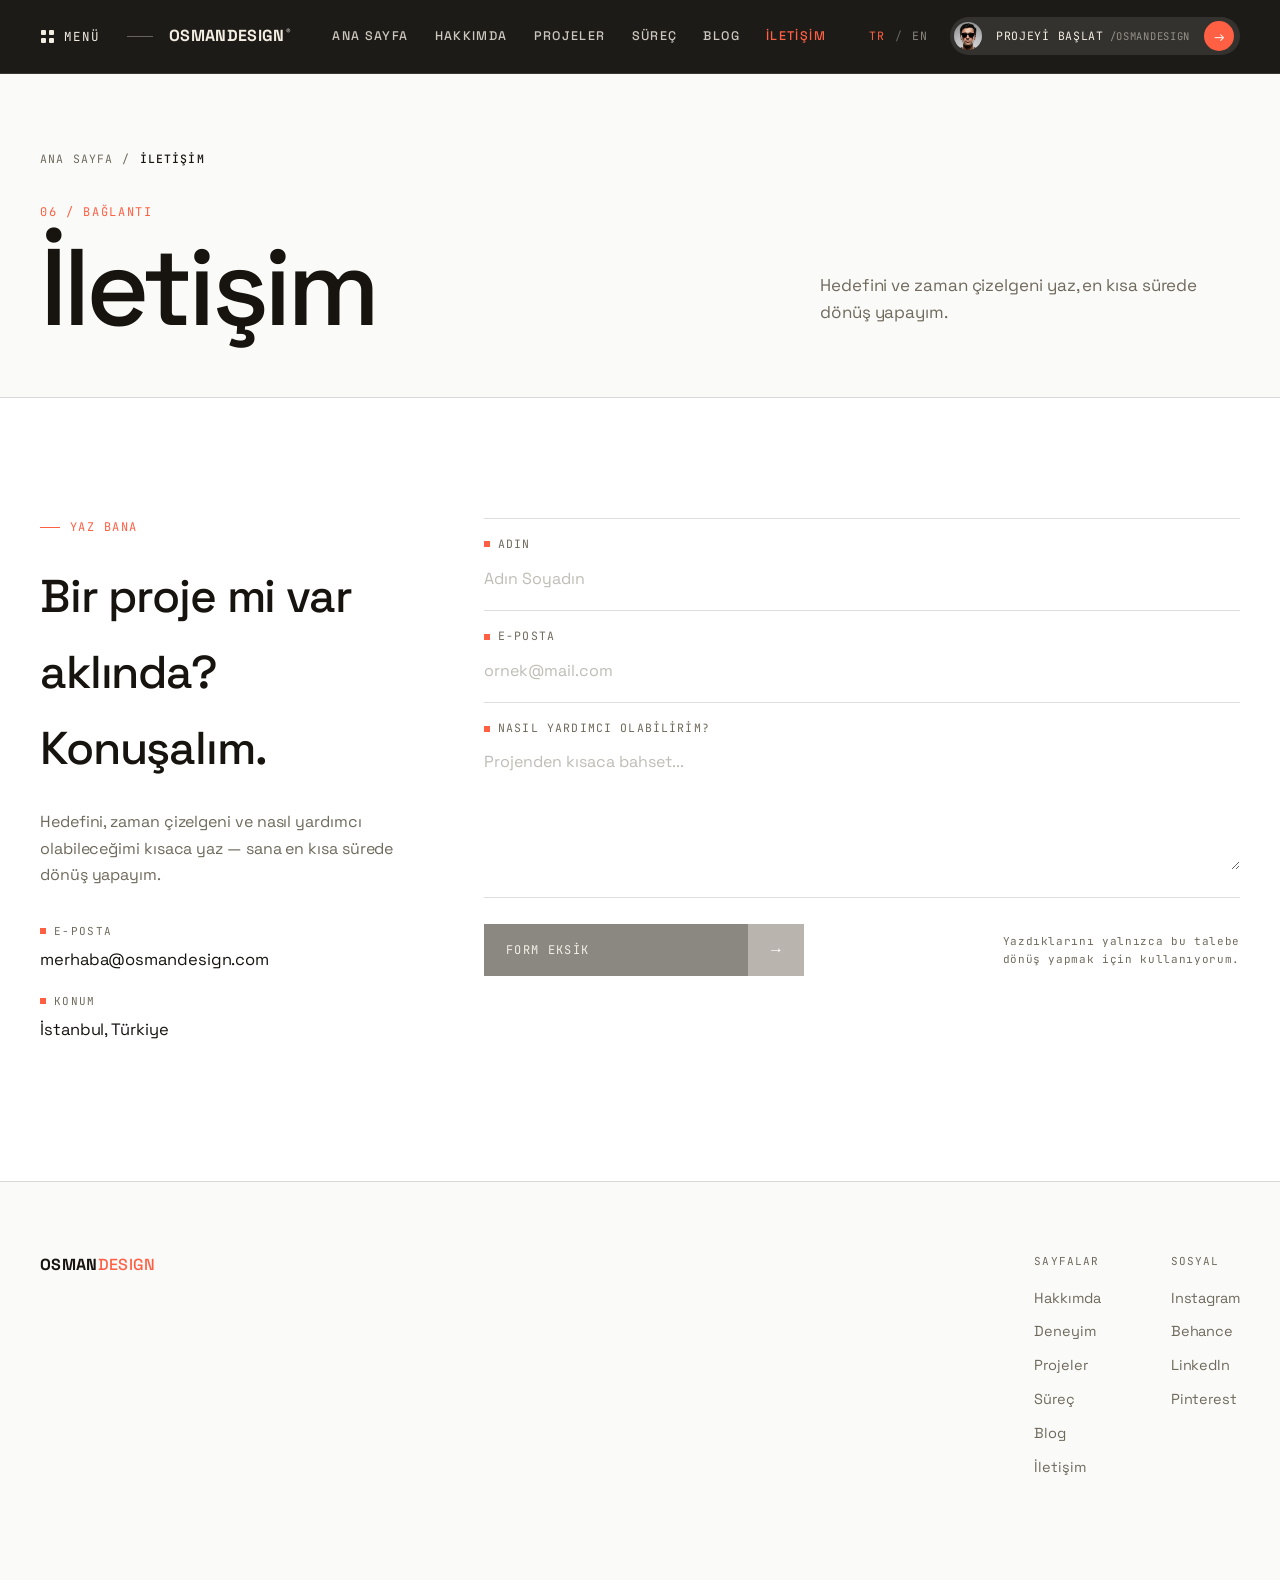
<file: iletisim.html>
<!DOCTYPE html>
<html lang="tr">
<head>
<meta charset="UTF-8">
<meta name="viewport" content="width=device-width, initial-scale=1.0">
<title>İletişim — OSMANDESIGN</title>
<meta name="description" content="Proje talebi ve iş birliği için OSMANDESIGN ile iletişime geç.">
<link rel="preconnect" href="https://fonts.googleapis.com">
<link rel="preconnect" href="https://fonts.gstatic.com" crossorigin>
<link href="https://fonts.googleapis.com/css2?family=JetBrains+Mono:wght@400;500&family=Space+Grotesk:wght@300..700&display=swap" rel="stylesheet">
<link rel="stylesheet" href="style.css">
</head>
<body>

<header id="siteHeader">
  <nav>
    <div class="nav-left">
      <button class="menu-toggle" id="menuToggle" aria-label="Menü">
        <span class="grid-icon"><span></span><span></span><span></span><span></span></span>
        <span>MENÜ</span>
      </button>
      <span class="nav-sep"></span>
      <a href="index.html" class="logo">OSMANDESIGN<sup>®</sup></a>
    </div>
    <nav class="nav-mid" aria-label="Ana menü">
      <a href="index.html">Ana Sayfa</a>
      <a href="hakkimda.html">Hakkımda</a>
      <a href="projeler.html">Projeler</a>
      <a href="surec.html">Süreç</a>
      <a href="blog.html">Blog</a>
      <a href="iletisim.html" class="active">İletişim</a>
    </nav>
    <div class="nav-right">
      <div class="lang" role="group" aria-label="Dil / Language">
        <button type="button" data-lang="tr" class="on" aria-pressed="true">TR</button>
        <span aria-hidden="true">/</span>
        <button type="button" data-lang="en" aria-pressed="false">EN</button>
      </div>
      <a href="iletisim.html" class="nav-cta">
        <span class="nav-avatar" role="img" aria-label="Osman Özdemir"></span>
        <span class="nav-cta-text">PROJEYİ BAŞLAT <span>/OSMANDESIGN</span></span>
        <span class="nav-arrow">→</span>
      </a>
    </div>
  </nav>
</header>

<div class="menu-scrim" id="menuScrim"></div>
<div class="menu-panel" id="menuOverlay" role="dialog" aria-modal="true" aria-label="Site menüsü">
  <div class="mp-inner">
    <div class="mp-left">
      <nav class="mp-links">
        <a href="index.html" data-close>Ana Sayfa</a>
        <a href="hakkimda.html" data-close>Hakkımda</a>
        <a href="projeler.html" data-close>Projeler</a>
        <a href="deneyim.html" data-close>Deneyim</a>
        <a href="surec.html" data-close>Süreç</a>
        <a href="blog.html" data-close>Blog</a>
        <a href="iletisim.html" class="active" data-close>İletişim</a>
      </nav>
      <div class="mp-card">
        <div class="mp-avatar" role="img" aria-label="Osman Özdemir"></div>
        <div class="mp-name">Osman Özdemir</div>
        <div class="mp-role">Sr. Art Director · Marka &amp; Dijital Tasarım</div>
        <div class="mp-social">
        <a href="https://instagram.com/ozmnozdmr" target="_blank" rel="noopener" aria-label="Instagram"><svg viewBox="0 0 24 24" aria-hidden="true"><path d="M12 2.2c3.2 0 3.6 0 4.9.07 1.2.05 1.8.25 2.2.42.6.22 1 .48 1.4.9.4.4.7.8.9 1.4.2.4.4 1 .4 2.2.1 1.3.1 1.7.1 4.9s0 3.6-.1 4.9c0 1.2-.2 1.8-.4 2.2-.2.6-.5 1-.9 1.4-.4.4-.8.7-1.4.9-.4.2-1 .4-2.2.4-1.3.1-1.7.1-4.9.1s-3.6 0-4.9-.1c-1.2 0-1.8-.2-2.2-.4-.6-.2-1-.5-1.4-.9-.4-.4-.7-.8-.9-1.4-.2-.4-.4-1-.4-2.2C2.2 15.6 2.2 15.2 2.2 12s0-3.6.1-4.9c0-1.2.2-1.8.4-2.2.2-.6.5-1 .9-1.4.4-.4.8-.7 1.4-.9.4-.2 1-.4 2.2-.4C8.4 2.2 8.8 2.2 12 2.2Zm0 1.8c-3.1 0-3.5 0-4.7.07-1.1.05-1.7.24-2.1.4-.5.2-.9.44-1.3.84-.4.4-.64.8-.84 1.3-.16.4-.35 1-.4 2.1C2.6 9.7 2.6 10.1 2.6 12s0 2.3.06 3.5c.05 1.1.24 1.7.4 2.1.2.5.44.9.84 1.3.4.4.8.64 1.3.84.4.16 1 .35 2.1.4 1.2.06 1.6.06 4.7.06s3.5 0 4.7-.06c1.1-.05 1.7-.24 2.1-.4.5-.2.9-.44 1.3-.84.4-.4.64-.8.84-1.3.16-.4.35-1 .4-2.1.06-1.2.06-1.6.06-3.5s0-2.3-.06-3.5c-.05-1.1-.24-1.7-.4-2.1-.2-.5-.44-.9-.84-1.3-.4-.4-.8-.64-1.3-.84-.4-.16-1-.35-2.1-.4C15.5 4 15.1 4 12 4Zm0 3.1a4.9 4.9 0 1 1 0 9.8 4.9 4.9 0 0 1 0-9.8Zm0 1.8a3.1 3.1 0 1 0 0 6.2 3.1 3.1 0 0 0 0-6.2Zm5.1-.6a1.15 1.15 0 1 1 0-2.3 1.15 1.15 0 0 1 0 2.3Z"/></svg></a>
        <a href="https://www.behance.net/osmanozdemir" target="_blank" rel="noopener" aria-label="Behance"><svg viewBox="0 0 24 24" aria-hidden="true"><path d="M8.4 5.6c1.3 0 2.2.3 2.9.8.6.5.9 1.3.9 2.3 0 .6-.15 1.1-.44 1.5-.28.4-.7.75-1.26 1 .76.22 1.32.6 1.7 1.15.36.55.55 1.2.55 1.97 0 .63-.12 1.17-.35 1.63-.23.46-.55.84-.95 1.13-.4.3-.88.5-1.42.64-.53.13-1.09.2-1.66.2H1.6V5.6h6.8ZM8 10.6c.53 0 .96-.13 1.3-.38.33-.25.5-.65.5-1.2 0-.3-.06-.56-.17-.76a1.2 1.2 0 0 0-.46-.46 1.9 1.9 0 0 0-.66-.23 4.6 4.6 0 0 0-.78-.06H4.6v3.1H8Zm.18 5.3c.3 0 .58-.03.85-.09.26-.06.5-.16.7-.3.2-.14.36-.33.48-.57.12-.24.18-.55.18-.92 0-.72-.2-1.24-.6-1.55-.4-.3-.94-.46-1.6-.46H4.6v3.9h3.58ZM17 16.1c.4.4.98.6 1.74.6.54 0 1-.14 1.4-.42.38-.27.62-.56.7-.87h2.1c-.34 1.06-.86 1.82-1.55 2.28-.7.46-1.53.69-2.5.69-.68 0-1.3-.11-1.85-.33a3.9 3.9 0 0 1-1.4-.94 4.2 4.2 0 0 1-.88-1.46 5.4 5.4 0 0 1-.31-1.87c0-.67.1-1.28.32-1.85.22-.57.52-1.06.92-1.47.4-.42.87-.74 1.42-.98a4.6 4.6 0 0 1 1.83-.35c.75 0 1.4.14 1.96.44.56.29 1.02.68 1.38 1.17.36.5.62 1.06.78 1.7.16.63.21 1.29.16 1.98h-6.35c.04.87.26 1.5.66 1.9Zm3.03-5.15c-.32-.35-.8-.53-1.46-.53-.42 0-.78.07-1.06.22-.28.14-.5.32-.67.53-.17.21-.29.44-.35.68-.07.24-.11.45-.12.64h3.94c-.11-.62-.32-1.09-.64-1.44ZM15.6 6.6h4.9v1.3h-4.9z"/></svg></a>
        <a href="https://www.linkedin.com/in/osman-özdemir-b740a8167" target="_blank" rel="noopener" aria-label="LinkedIn"><svg viewBox="0 0 24 24" aria-hidden="true"><path d="M6.94 5.5a1.94 1.94 0 1 1-3.88 0 1.94 1.94 0 0 1 3.88 0ZM3.2 8.9h3.5V20H3.2V8.9Zm5.9 0h3.36v1.52h.05c.47-.85 1.6-1.75 3.3-1.75 3.53 0 4.19 2.2 4.19 5.07V20h-3.5v-5.5c0-1.31-.03-3-1.86-3-1.87 0-2.15 1.42-2.15 2.9V20H9.1V8.9Z"/></svg></a>
        <a href="https://x.com/osmnozdmr7" target="_blank" rel="noopener" aria-label="X"><svg viewBox="0 0 24 24" aria-hidden="true"><path d="M17.53 3h3.02l-6.6 7.54L21.7 21h-6.06l-4.75-6.2L5.46 21H2.44l7.06-8.07L2.3 3h6.22l4.29 5.67L17.53 3Zm-1.06 16.2h1.67L7.6 4.7H5.8l10.67 14.5Z"/></svg></a><a href="https://pinterest.com/ozmnozdmr" target="_blank" rel="noopener" aria-label="Pinterest"><svg viewBox="0 0 24 24" aria-hidden="true"><path d="M12 2C6.48 2 2 6.48 2 12c0 4.24 2.64 7.86 6.36 9.32-.09-.79-.17-2.01.03-2.88.18-.78 1.17-4.97 1.17-4.97s-.3-.6-.3-1.49c0-1.4.81-2.44 1.82-2.44.86 0 1.27.64 1.27 1.42 0 .86-.55 2.15-.83 3.35-.24 1 .5 1.82 1.49 1.82 1.79 0 3.16-1.89 3.16-4.61 0-2.41-1.73-4.1-4.21-4.1-2.87 0-4.55 2.15-4.55 4.37 0 .87.33 1.8.75 2.31.08.1.09.19.07.29-.08.32-.25 1-.28 1.14-.04.18-.15.22-.34.13-1.25-.58-2.03-2.41-2.03-3.88 0-3.16 2.3-6.06 6.62-6.06 3.48 0 6.18 2.48 6.18 5.79 0 3.45-2.18 6.23-5.2 6.23-1.02 0-1.97-.53-2.3-1.16l-.62 2.38c-.23.87-.85 1.96-1.26 2.62.95.29 1.96.45 3.01.45 5.52 0 10-4.48 10-10S17.52 2 12 2Z"/></svg></a>
        </div>
      </div>
    </div>
    <div class="mp-right">
      <a class="mp-tile mp-tile-shot" href="https://www.behance.net/gallery/253818719/Leodent-Dental-Clinic" target="_blank" rel="noopener" data-close><img src="img/leodent-dental-clinic.webp" alt="Leodent Dental Clinic" loading="lazy"><b>Leodent Dental Clinic</b><em>Sosyal Medya</em></a>
      <a class="mp-tile mp-tile-shot" href="https://www.behance.net/gallery/220571305/Medipol-Health-Group" target="_blank" rel="noopener" data-close><img src="img/medipol-health-group.webp" alt="Medipol Health Group" loading="lazy"><b>Medipol Health Group</b><em>Marka Kimliği</em></a>
    </div>
  </div>
</div>

<section class="page-hero">
  <div class="wrap">
    <div class="ph-crumb"><a href="index.html">Ana Sayfa</a> <span aria-hidden="true">/</span> <b>İletişim</b></div>
    <div class="ph-top">
      <div>
        <div class="ph-eyebrow">06 / Bağlantı</div>
        <h1 class="ph-title">İletişim</h1>
      </div>
      <p class="ph-lead">Hedefini ve zaman çizelgeni yaz, en kısa sürede dönüş yapayım.</p>
    </div>
  </div>
</section>

<section class="section-pad">
  <div class="wrap">
<div class="contact-grid">
      <div class="contact-info reveal">
        <div class="eyebrow" style="margin-bottom:22px;">Yaz bana</div>
        <h2>Bir proje mi var aklında? Konuşalım.</h2>
        <p>Hedefini, zaman çizelgeni ve nasıl yardımcı olabileceğimi kısaca yaz — sana en kısa sürede dönüş yapayım.</p>
        <div class="contact-detail">
          <span class="label">E-posta</span>
          <span class="val">merhaba@osmandesign.com</span>
        </div>
        <div class="contact-detail">
          <span class="label">Konum</span>
          <span class="val">İstanbul, Türkiye</span>
        </div>
      </div>
      <form class="cf reveal" novalidate>
        <div class="cf-row">
          <span class="cf-lbl">Adın</span>
          <input type="text" name="ad" placeholder="Adın Soyadın" required autocomplete="name">
        </div>
        <div class="cf-row">
          <span class="cf-lbl">E-posta</span>
          <input type="email" name="eposta" placeholder="ornek@mail.com" required autocomplete="email">
        </div>
        <div class="cf-row">
          <span class="cf-lbl">Nasıl yardımcı olabilirim?</span>
          <textarea name="mesaj" rows="5" placeholder="Projenden kısaca bahset..." required></textarea>
        </div>
        <div class="cf-send">
          <button type="submit" class="cf-btn" disabled>
            <span class="cf-state">Form eksik</span>
            <span class="cf-go" aria-hidden="true">→</span>
          </button>
          <p class="cf-note">Yazdıklarını yalnızca bu talebe dönüş yapmak için kullanıyorum.</p>
        </div>
      </form>
    </div>
  </div>
</section>

<footer>
  <div class="wrap">
    <div class="footer-top">
      <div><a href="index.html" class="logo">OSMAN<em>DESIGN</em></a></div>
      <div class="footer-cols">
        <div class="footer-col">
          <span class="label">Sayfalar</span>
          <a href="hakkimda.html">Hakkımda</a>
          <a href="deneyim.html">Deneyim</a>
          <a href="projeler.html">Projeler</a>
          <a href="surec.html">Süreç</a>
          <a href="blog.html">Blog</a>
          <a href="iletisim.html">İletişim</a>
        </div>
        <div class="footer-col">
          <span class="label">Sosyal</span>
          <a href="https://instagram.com/ozmnozdmr" target="_blank" rel="noopener">Instagram</a>
          <a href="https://www.behance.net/osmanozdemir" target="_blank" rel="noopener">Behance</a>
          <a href="https://www.linkedin.com/in/osman-özdemir-b740a8167" target="_blank" rel="noopener">LinkedIn</a>
          <a href="https://pinterest.com/ozmnozdmr" target="_blank" rel="noopener">Pinterest</a>
        </div>
      </div>
    </div>
  </div>
</footer>

<script src="app.js" defer></script>

</body>
</html>
</file>
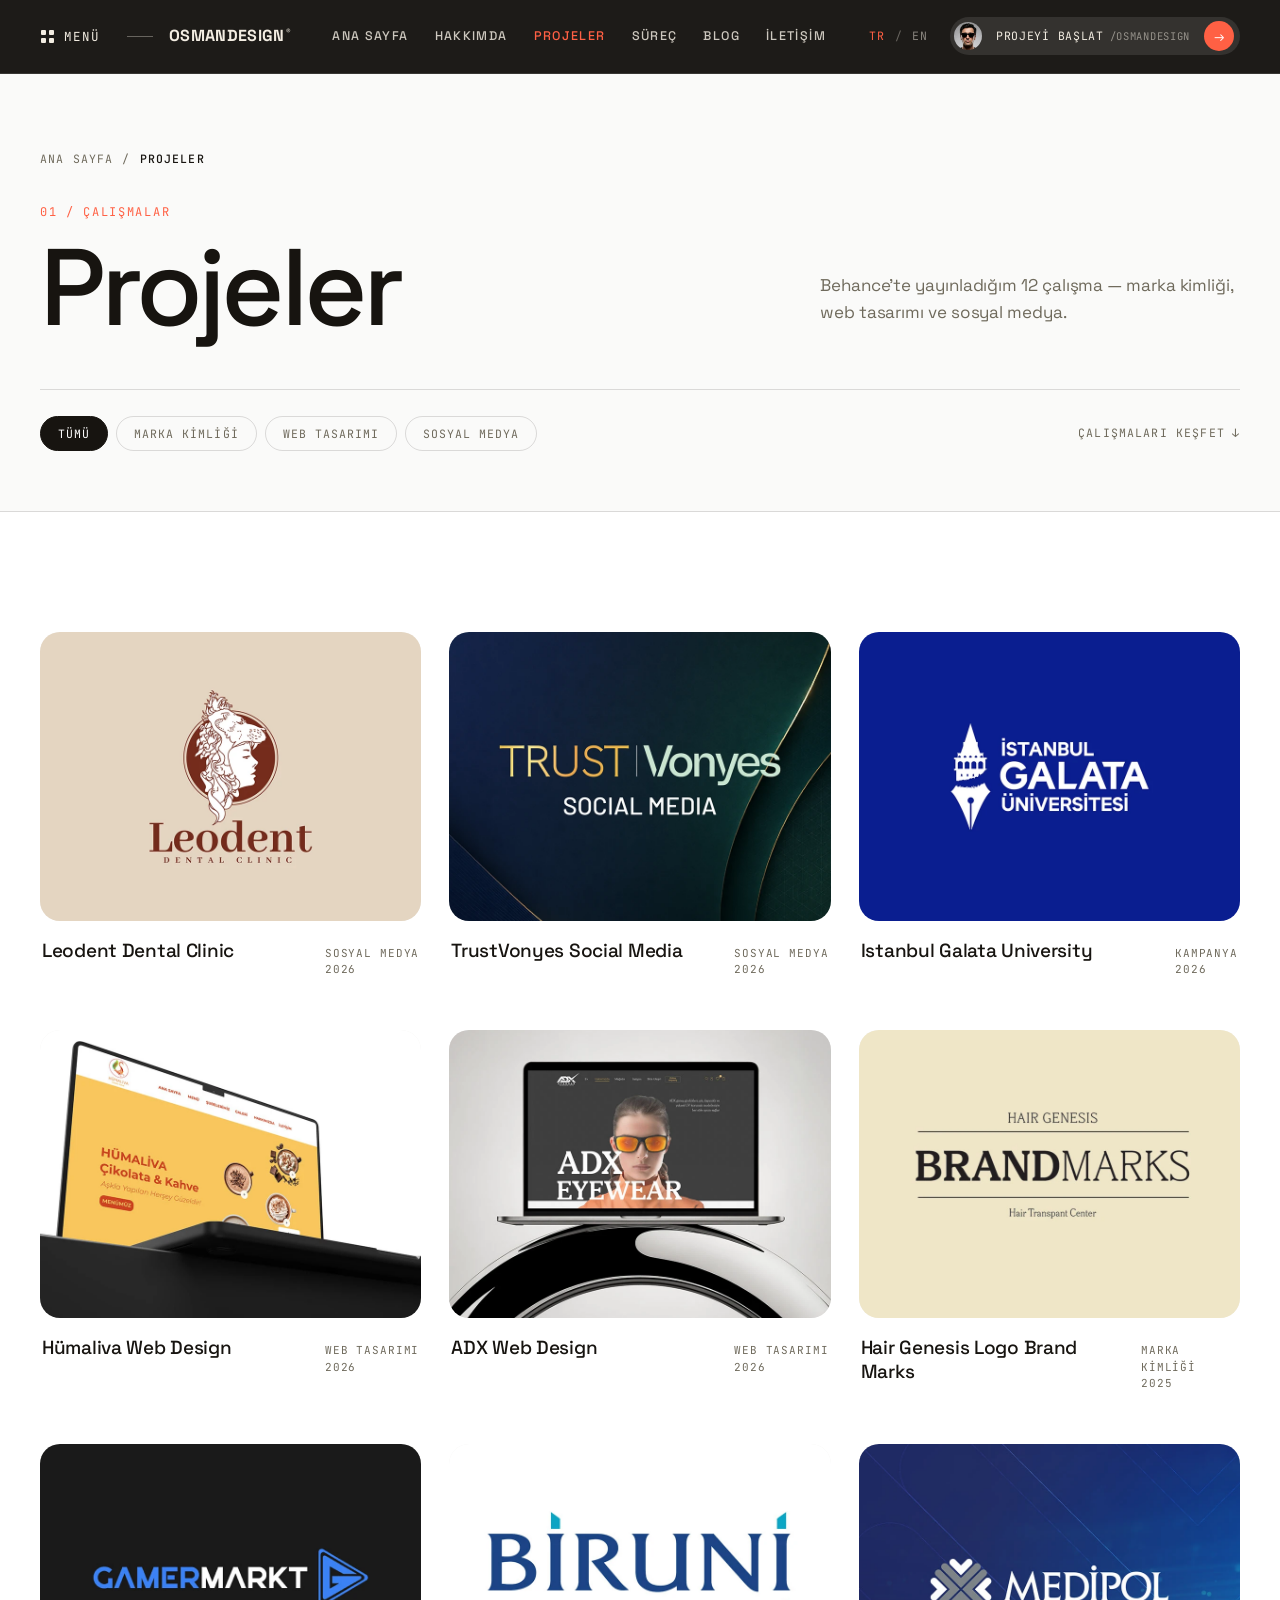
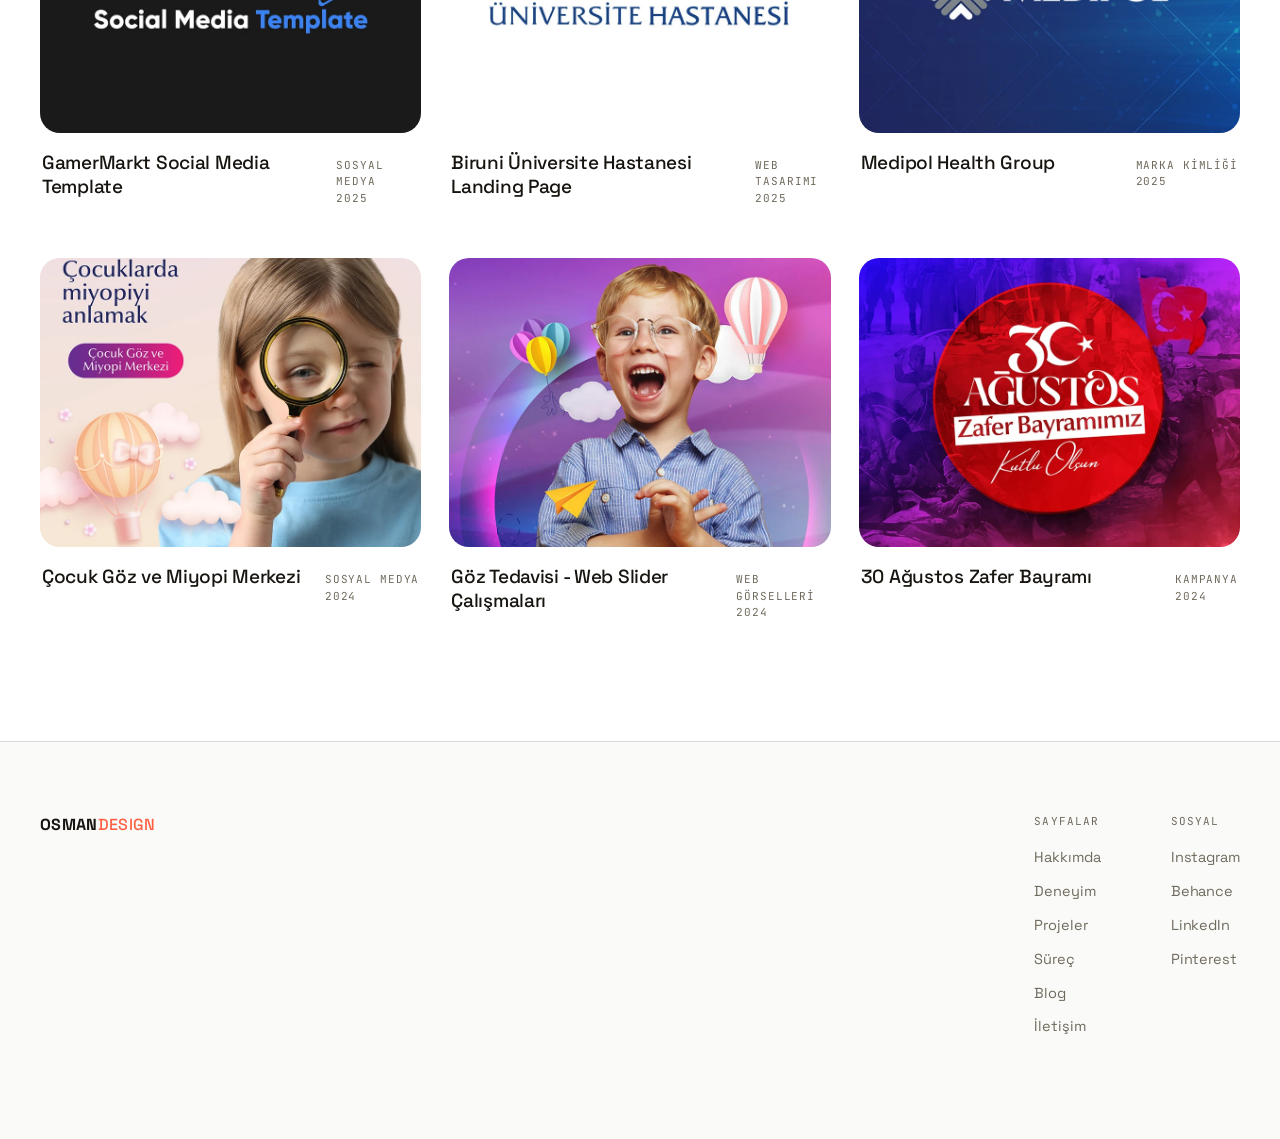
<file: projeler.html>
<!DOCTYPE html>
<html lang="tr">
<head>
<meta charset="UTF-8">
<meta name="viewport" content="width=device-width, initial-scale=1.0">
<title>Projeler — OSMANDESIGN</title>
<meta name="description" content="OSMANDESIGN seçili projeler: marka kimliği, web tasarımı, kampanya ve art direction işleri.">
<link rel="preconnect" href="https://fonts.googleapis.com">
<link rel="preconnect" href="https://fonts.gstatic.com" crossorigin>
<link href="https://fonts.googleapis.com/css2?family=JetBrains+Mono:wght@400;500&family=Space+Grotesk:wght@300..700&display=swap" rel="stylesheet">
<link rel="stylesheet" href="style.css">
</head>
<body>

<header id="siteHeader">
  <nav>
    <div class="nav-left">
      <button class="menu-toggle" id="menuToggle" aria-label="Menü">
        <span class="grid-icon"><span></span><span></span><span></span><span></span></span>
        <span>MENÜ</span>
      </button>
      <span class="nav-sep"></span>
      <a href="index.html" class="logo">OSMANDESIGN<sup>®</sup></a>
    </div>
    <nav class="nav-mid" aria-label="Ana menü">
      <a href="index.html">Ana Sayfa</a>
      <a href="hakkimda.html">Hakkımda</a>
      <a href="projeler.html" class="active">Projeler</a>
      <a href="surec.html">Süreç</a>
      <a href="blog.html">Blog</a>
      <a href="iletisim.html">İletişim</a>
    </nav>
    <div class="nav-right">
      <div class="lang" role="group" aria-label="Dil / Language">
        <button type="button" data-lang="tr" class="on" aria-pressed="true">TR</button>
        <span aria-hidden="true">/</span>
        <button type="button" data-lang="en" aria-pressed="false">EN</button>
      </div>
      <a href="iletisim.html" class="nav-cta">
        <span class="nav-avatar" role="img" aria-label="Osman Özdemir"></span>
        <span class="nav-cta-text">PROJEYİ BAŞLAT <span>/OSMANDESIGN</span></span>
        <span class="nav-arrow">→</span>
      </a>
    </div>
  </nav>
</header>

<div class="menu-scrim" id="menuScrim"></div>
<div class="menu-panel" id="menuOverlay" role="dialog" aria-modal="true" aria-label="Site menüsü">
  <div class="mp-inner">
    <div class="mp-left">
      <nav class="mp-links">
        <a href="index.html" data-close>Ana Sayfa</a>
        <a href="hakkimda.html" data-close>Hakkımda</a>
        <a href="projeler.html" class="active" data-close>Projeler</a>
        <a href="deneyim.html" data-close>Deneyim</a>
        <a href="surec.html" data-close>Süreç</a>
        <a href="blog.html" data-close>Blog</a>
        <a href="iletisim.html" data-close>İletişim</a>
      </nav>
      <div class="mp-card">
        <div class="mp-avatar" role="img" aria-label="Osman Özdemir"></div>
        <div class="mp-name">Osman Özdemir</div>
        <div class="mp-role">Sr. Art Director · Marka &amp; Dijital Tasarım</div>
        <div class="mp-social">
        <a href="https://instagram.com/ozmnozdmr" target="_blank" rel="noopener" aria-label="Instagram"><svg viewBox="0 0 24 24" aria-hidden="true"><path d="M12 2.2c3.2 0 3.6 0 4.9.07 1.2.05 1.8.25 2.2.42.6.22 1 .48 1.4.9.4.4.7.8.9 1.4.2.4.4 1 .4 2.2.1 1.3.1 1.7.1 4.9s0 3.6-.1 4.9c0 1.2-.2 1.8-.4 2.2-.2.6-.5 1-.9 1.4-.4.4-.8.7-1.4.9-.4.2-1 .4-2.2.4-1.3.1-1.7.1-4.9.1s-3.6 0-4.9-.1c-1.2 0-1.8-.2-2.2-.4-.6-.2-1-.5-1.4-.9-.4-.4-.7-.8-.9-1.4-.2-.4-.4-1-.4-2.2C2.2 15.6 2.2 15.2 2.2 12s0-3.6.1-4.9c0-1.2.2-1.8.4-2.2.2-.6.5-1 .9-1.4.4-.4.8-.7 1.4-.9.4-.2 1-.4 2.2-.4C8.4 2.2 8.8 2.2 12 2.2Zm0 1.8c-3.1 0-3.5 0-4.7.07-1.1.05-1.7.24-2.1.4-.5.2-.9.44-1.3.84-.4.4-.64.8-.84 1.3-.16.4-.35 1-.4 2.1C2.6 9.7 2.6 10.1 2.6 12s0 2.3.06 3.5c.05 1.1.24 1.7.4 2.1.2.5.44.9.84 1.3.4.4.8.64 1.3.84.4.16 1 .35 2.1.4 1.2.06 1.6.06 4.7.06s3.5 0 4.7-.06c1.1-.05 1.7-.24 2.1-.4.5-.2.9-.44 1.3-.84.4-.4.64-.8.84-1.3.16-.4.35-1 .4-2.1.06-1.2.06-1.6.06-3.5s0-2.3-.06-3.5c-.05-1.1-.24-1.7-.4-2.1-.2-.5-.44-.9-.84-1.3-.4-.4-.8-.64-1.3-.84-.4-.16-1-.35-2.1-.4C15.5 4 15.1 4 12 4Zm0 3.1a4.9 4.9 0 1 1 0 9.8 4.9 4.9 0 0 1 0-9.8Zm0 1.8a3.1 3.1 0 1 0 0 6.2 3.1 3.1 0 0 0 0-6.2Zm5.1-.6a1.15 1.15 0 1 1 0-2.3 1.15 1.15 0 0 1 0 2.3Z"/></svg></a>
        <a href="https://www.behance.net/osmanozdemir" target="_blank" rel="noopener" aria-label="Behance"><svg viewBox="0 0 24 24" aria-hidden="true"><path d="M8.4 5.6c1.3 0 2.2.3 2.9.8.6.5.9 1.3.9 2.3 0 .6-.15 1.1-.44 1.5-.28.4-.7.75-1.26 1 .76.22 1.32.6 1.7 1.15.36.55.55 1.2.55 1.97 0 .63-.12 1.17-.35 1.63-.23.46-.55.84-.95 1.13-.4.3-.88.5-1.42.64-.53.13-1.09.2-1.66.2H1.6V5.6h6.8ZM8 10.6c.53 0 .96-.13 1.3-.38.33-.25.5-.65.5-1.2 0-.3-.06-.56-.17-.76a1.2 1.2 0 0 0-.46-.46 1.9 1.9 0 0 0-.66-.23 4.6 4.6 0 0 0-.78-.06H4.6v3.1H8Zm.18 5.3c.3 0 .58-.03.85-.09.26-.06.5-.16.7-.3.2-.14.36-.33.48-.57.12-.24.18-.55.18-.92 0-.72-.2-1.24-.6-1.55-.4-.3-.94-.46-1.6-.46H4.6v3.9h3.58ZM17 16.1c.4.4.98.6 1.74.6.54 0 1-.14 1.4-.42.38-.27.62-.56.7-.87h2.1c-.34 1.06-.86 1.82-1.55 2.28-.7.46-1.53.69-2.5.69-.68 0-1.3-.11-1.85-.33a3.9 3.9 0 0 1-1.4-.94 4.2 4.2 0 0 1-.88-1.46 5.4 5.4 0 0 1-.31-1.87c0-.67.1-1.28.32-1.85.22-.57.52-1.06.92-1.47.4-.42.87-.74 1.42-.98a4.6 4.6 0 0 1 1.83-.35c.75 0 1.4.14 1.96.44.56.29 1.02.68 1.38 1.17.36.5.62 1.06.78 1.7.16.63.21 1.29.16 1.98h-6.35c.04.87.26 1.5.66 1.9Zm3.03-5.15c-.32-.35-.8-.53-1.46-.53-.42 0-.78.07-1.06.22-.28.14-.5.32-.67.53-.17.21-.29.44-.35.68-.07.24-.11.45-.12.64h3.94c-.11-.62-.32-1.09-.64-1.44ZM15.6 6.6h4.9v1.3h-4.9z"/></svg></a>
        <a href="https://www.linkedin.com/in/osman-özdemir-b740a8167" target="_blank" rel="noopener" aria-label="LinkedIn"><svg viewBox="0 0 24 24" aria-hidden="true"><path d="M6.94 5.5a1.94 1.94 0 1 1-3.88 0 1.94 1.94 0 0 1 3.88 0ZM3.2 8.9h3.5V20H3.2V8.9Zm5.9 0h3.36v1.52h.05c.47-.85 1.6-1.75 3.3-1.75 3.53 0 4.19 2.2 4.19 5.07V20h-3.5v-5.5c0-1.31-.03-3-1.86-3-1.87 0-2.15 1.42-2.15 2.9V20H9.1V8.9Z"/></svg></a>
        <a href="https://x.com/osmnozdmr7" target="_blank" rel="noopener" aria-label="X"><svg viewBox="0 0 24 24" aria-hidden="true"><path d="M17.53 3h3.02l-6.6 7.54L21.7 21h-6.06l-4.75-6.2L5.46 21H2.44l7.06-8.07L2.3 3h6.22l4.29 5.67L17.53 3Zm-1.06 16.2h1.67L7.6 4.7H5.8l10.67 14.5Z"/></svg></a><a href="https://pinterest.com/ozmnozdmr" target="_blank" rel="noopener" aria-label="Pinterest"><svg viewBox="0 0 24 24" aria-hidden="true"><path d="M12 2C6.48 2 2 6.48 2 12c0 4.24 2.64 7.86 6.36 9.32-.09-.79-.17-2.01.03-2.88.18-.78 1.17-4.97 1.17-4.97s-.3-.6-.3-1.49c0-1.4.81-2.44 1.82-2.44.86 0 1.27.64 1.27 1.42 0 .86-.55 2.15-.83 3.35-.24 1 .5 1.82 1.49 1.82 1.79 0 3.16-1.89 3.16-4.61 0-2.41-1.73-4.1-4.21-4.1-2.87 0-4.55 2.15-4.55 4.37 0 .87.33 1.8.75 2.31.08.1.09.19.07.29-.08.32-.25 1-.28 1.14-.04.18-.15.22-.34.13-1.25-.58-2.03-2.41-2.03-3.88 0-3.16 2.3-6.06 6.62-6.06 3.48 0 6.18 2.48 6.18 5.79 0 3.45-2.18 6.23-5.2 6.23-1.02 0-1.97-.53-2.3-1.16l-.62 2.38c-.23.87-.85 1.96-1.26 2.62.95.29 1.96.45 3.01.45 5.52 0 10-4.48 10-10S17.52 2 12 2Z"/></svg></a>
        </div>
      </div>
    </div>
    <div class="mp-right">
      <a class="mp-tile mp-tile-shot" href="https://www.behance.net/gallery/253818719/Leodent-Dental-Clinic" target="_blank" rel="noopener" data-close><img src="img/leodent-dental-clinic.webp" alt="Leodent Dental Clinic" loading="lazy"><b>Leodent Dental Clinic</b><em>Sosyal Medya</em></a>
      <a class="mp-tile mp-tile-shot" href="https://www.behance.net/gallery/220571305/Medipol-Health-Group" target="_blank" rel="noopener" data-close><img src="img/medipol-health-group.webp" alt="Medipol Health Group" loading="lazy"><b>Medipol Health Group</b><em>Marka Kimliği</em></a>
    </div>
  </div>
</div>

<section class="page-hero">
  <div class="wrap">
    <div class="ph-crumb"><a href="index.html">Ana Sayfa</a> <span aria-hidden="true">/</span> <b>Projeler</b></div>
    <div class="ph-top">
      <div>
        <div class="ph-eyebrow">01 / Çalışmalar</div>
        <h1 class="ph-title">Projeler</h1>
      </div>
      <p class="ph-lead">Behance'te yayınladığım 12 çalışma — marka kimliği, web tasarımı ve sosyal medya.</p>
    </div>
    <div class="filter-bar reveal">
      <div class="pills" role="group" aria-label="Proje filtresi">
        <button type="button" class="pill on" data-filter="all">Tümü</button>
        <button type="button" class="pill" data-filter="marka">Marka Kimliği</button>
        <button type="button" class="pill" data-filter="web">Web Tasarımı</button>
        <button type="button" class="pill" data-filter="sosyal">Sosyal Medya</button>
      </div>
      <span class="filter-note">Çalışmaları keşfet <span aria-hidden="true">↓</span></span>
    </div>
  </div>
</section>

<section class="section-pad">
  <div class="wrap">
<div class="bento bento-liste bento-sevora reveal">
      <a href="https://www.behance.net/gallery/253818719/Leodent-Dental-Clinic" target="_blank" rel="noopener" data-cat="sosyal" class="bcard" style="--shot:url('img/leodent-dental-clinic.webp')">
        <span class="bshot" aria-hidden="true"></span>
        <div class="bhead">
          <span class="blabel">Sosyal Medya</span>
          <span class="bdots" aria-hidden="true"></span>
        </div>
        <div class="bfoot">
          <div>
            <h3 class="btitle">Leodent Dental Clinic</h3>
            <span class="bgo" aria-hidden="true">→</span>
          </div>
            <span class="bmeta">Sosyal Medya<br>2026</span>
        </div>
      </a>

      <a href="https://www.behance.net/gallery/253517447/TrustVonyes-Social-Media" target="_blank" rel="noopener" data-cat="sosyal" class="bcard" style="--shot:url('img/trustvonyes-social-media.webp')">
        <span class="bshot" aria-hidden="true"></span>
        <div class="bhead">
          <span class="blabel">Sosyal Medya</span>
          <span class="bdots" aria-hidden="true"></span>
        </div>
        <div class="bfoot">
          <div>
            <h3 class="btitle">TrustVonyes Social Media</h3>
            <span class="bgo" aria-hidden="true">→</span>
          </div>
            <span class="bmeta">Sosyal Medya<br>2026</span>
        </div>
      </a>

      <a href="https://www.behance.net/gallery/253474099/Istanbul-Galata-University" target="_blank" rel="noopener" data-cat="sosyal" class="bcard" style="--shot:url('img/istanbul-galata-university.webp')">
        <span class="bshot" aria-hidden="true"></span>
        <div class="bhead">
          <span class="blabel">Kampanya</span>
          <span class="bdots" aria-hidden="true"></span>
        </div>
        <div class="bfoot">
          <div>
            <h3 class="btitle">Istanbul Galata University</h3>
            <span class="bgo" aria-hidden="true">→</span>
          </div>
            <span class="bmeta">Kampanya<br>2026</span>
        </div>
      </a>

      <a href="https://www.behance.net/gallery/244285305/Huemaliva-Web-Design" target="_blank" rel="noopener" data-cat="web" class="bcard" style="--shot:url('img/huemaliva-web-design.webp')">
        <span class="bshot" aria-hidden="true"></span>
        <div class="bhead">
          <span class="blabel">Web Tasarımı</span>
          <span class="bdots" aria-hidden="true"></span>
        </div>
        <div class="bfoot">
          <div>
            <h3 class="btitle">Hümaliva Web Design</h3>
            <span class="bgo" aria-hidden="true">→</span>
          </div>
            <span class="bmeta">Web Tasarımı<br>2026</span>
        </div>
      </a>

      <a href="https://www.behance.net/gallery/242602299/ADX-Web-Design" target="_blank" rel="noopener" data-cat="web" class="bcard" style="--shot:url('img/adx-web-design.webp')">
        <span class="bshot" aria-hidden="true"></span>
        <div class="bhead">
          <span class="blabel">Web Tasarımı</span>
          <span class="bdots" aria-hidden="true"></span>
        </div>
        <div class="bfoot">
          <div>
            <h3 class="btitle">ADX Web Design</h3>
            <span class="bgo" aria-hidden="true">→</span>
          </div>
            <span class="bmeta">Web Tasarımı<br>2026</span>
        </div>
      </a>

      <a href="https://www.behance.net/gallery/227287223/Hair-Genesis-Logo-Brand-Marks" target="_blank" rel="noopener" data-cat="marka" class="bcard" style="--shot:url('img/hair-genesis-logo-brand-marks.webp')">
        <span class="bshot" aria-hidden="true"></span>
        <div class="bhead">
          <span class="blabel">Marka Kimliği</span>
          <span class="bdots" aria-hidden="true"></span>
        </div>
        <div class="bfoot">
          <div>
            <h3 class="btitle">Hair Genesis Logo Brand Marks</h3>
            <span class="bgo" aria-hidden="true">→</span>
          </div>
            <span class="bmeta">Marka Kimliği<br>2025</span>
        </div>
      </a>

      <a href="https://www.behance.net/gallery/222969099/GamerMarkt-Social-Media-Template" target="_blank" rel="noopener" data-cat="sosyal" class="bcard" style="--shot:url('img/gamermarkt-social-media-template.webp')">
        <span class="bshot" aria-hidden="true"></span>
        <div class="bhead">
          <span class="blabel">Sosyal Medya</span>
          <span class="bdots" aria-hidden="true"></span>
        </div>
        <div class="bfoot">
          <div>
            <h3 class="btitle">GamerMarkt Social Media Template</h3>
            <span class="bgo" aria-hidden="true">→</span>
          </div>
            <span class="bmeta">Sosyal Medya<br>2025</span>
        </div>
      </a>

      <a href="https://www.behance.net/gallery/222410735/Biruni-UEniversite-Hastanesi-Landing-Page" target="_blank" rel="noopener" data-cat="web" class="bcard" style="--shot:url('img/biruni-ueniversite-hastanesi-landing-page.webp')">
        <span class="bshot" aria-hidden="true"></span>
        <div class="bhead">
          <span class="blabel">Web Tasarımı</span>
          <span class="bdots" aria-hidden="true"></span>
        </div>
        <div class="bfoot">
          <div>
            <h3 class="btitle">Biruni Üniversite Hastanesi Landing Page</h3>
            <span class="bgo" aria-hidden="true">→</span>
          </div>
            <span class="bmeta">Web Tasarımı<br>2025</span>
        </div>
      </a>

      <a href="https://www.behance.net/gallery/220571305/Medipol-Health-Group" target="_blank" rel="noopener" data-cat="marka" class="bcard" style="--shot:url('img/medipol-health-group.webp')">
        <span class="bshot" aria-hidden="true"></span>
        <div class="bhead">
          <span class="blabel">Marka Kimliği</span>
          <span class="bdots" aria-hidden="true"></span>
        </div>
        <div class="bfoot">
          <div>
            <h3 class="btitle">Medipol Health Group</h3>
            <span class="bgo" aria-hidden="true">→</span>
          </div>
            <span class="bmeta">Marka Kimliği<br>2025</span>
        </div>
      </a>

      <a href="https://www.behance.net/gallery/207563289/Cocuk-Goez-ve-Miyopi-Merkezi" target="_blank" rel="noopener" data-cat="sosyal" class="bcard" style="--shot:url('img/cocuk-goez-ve-miyopi-merkezi.webp')">
        <span class="bshot" aria-hidden="true"></span>
        <div class="bhead">
          <span class="blabel">Sosyal Medya</span>
          <span class="bdots" aria-hidden="true"></span>
        </div>
        <div class="bfoot">
          <div>
            <h3 class="btitle">Çocuk Göz ve Miyopi Merkezi</h3>
            <span class="bgo" aria-hidden="true">→</span>
          </div>
            <span class="bmeta">Sosyal Medya<br>2024</span>
        </div>
      </a>

      <a href="https://www.behance.net/gallery/206166975/Goez-Tedavisi-Web-Slider-Calsmalar" target="_blank" rel="noopener" data-cat="web" class="bcard" style="--shot:url('img/goez-tedavisi-web-slider-calsmalar.webp')">
        <span class="bshot" aria-hidden="true"></span>
        <div class="bhead">
          <span class="blabel">Web Görselleri</span>
          <span class="bdots" aria-hidden="true"></span>
        </div>
        <div class="bfoot">
          <div>
            <h3 class="btitle">Göz Tedavisi - Web Slider Çalışmaları</h3>
            <span class="bgo" aria-hidden="true">→</span>
          </div>
            <span class="bmeta">Web Görselleri<br>2024</span>
        </div>
      </a>

      <a href="https://www.behance.net/gallery/206134941/30-Agustos-Zafer-Bayram" target="_blank" rel="noopener" data-cat="sosyal" class="bcard" style="--shot:url('img/30-agustos-zafer-bayram.webp')">
        <span class="bshot" aria-hidden="true"></span>
        <div class="bhead">
          <span class="blabel">Kampanya</span>
          <span class="bdots" aria-hidden="true"></span>
        </div>
        <div class="bfoot">
          <div>
            <h3 class="btitle">30 Ağustos Zafer Bayramı</h3>
            <span class="bgo" aria-hidden="true">→</span>
          </div>
            <span class="bmeta">Kampanya<br>2024</span>
        </div>
      </a>

    </div>
  </div>
</section>

<footer>
  <div class="wrap">
    <div class="footer-top">
      <div><a href="index.html" class="logo">OSMAN<em>DESIGN</em></a></div>
      <div class="footer-cols">
        <div class="footer-col">
          <span class="label">Sayfalar</span>
          <a href="hakkimda.html">Hakkımda</a>
          <a href="deneyim.html">Deneyim</a>
          <a href="projeler.html">Projeler</a>
          <a href="surec.html">Süreç</a>
          <a href="blog.html">Blog</a>
          <a href="iletisim.html">İletişim</a>
        </div>
        <div class="footer-col">
          <span class="label">Sosyal</span>
          <a href="https://instagram.com/ozmnozdmr" target="_blank" rel="noopener">Instagram</a>
          <a href="https://www.behance.net/osmanozdemir" target="_blank" rel="noopener">Behance</a>
          <a href="https://www.linkedin.com/in/osman-özdemir-b740a8167" target="_blank" rel="noopener">LinkedIn</a>
          <a href="https://pinterest.com/ozmnozdmr" target="_blank" rel="noopener">Pinterest</a>
        </div>
      </div>
    </div>
  </div>
</footer>

<script src="app.js" defer></script>

</body>
</html>
</file>
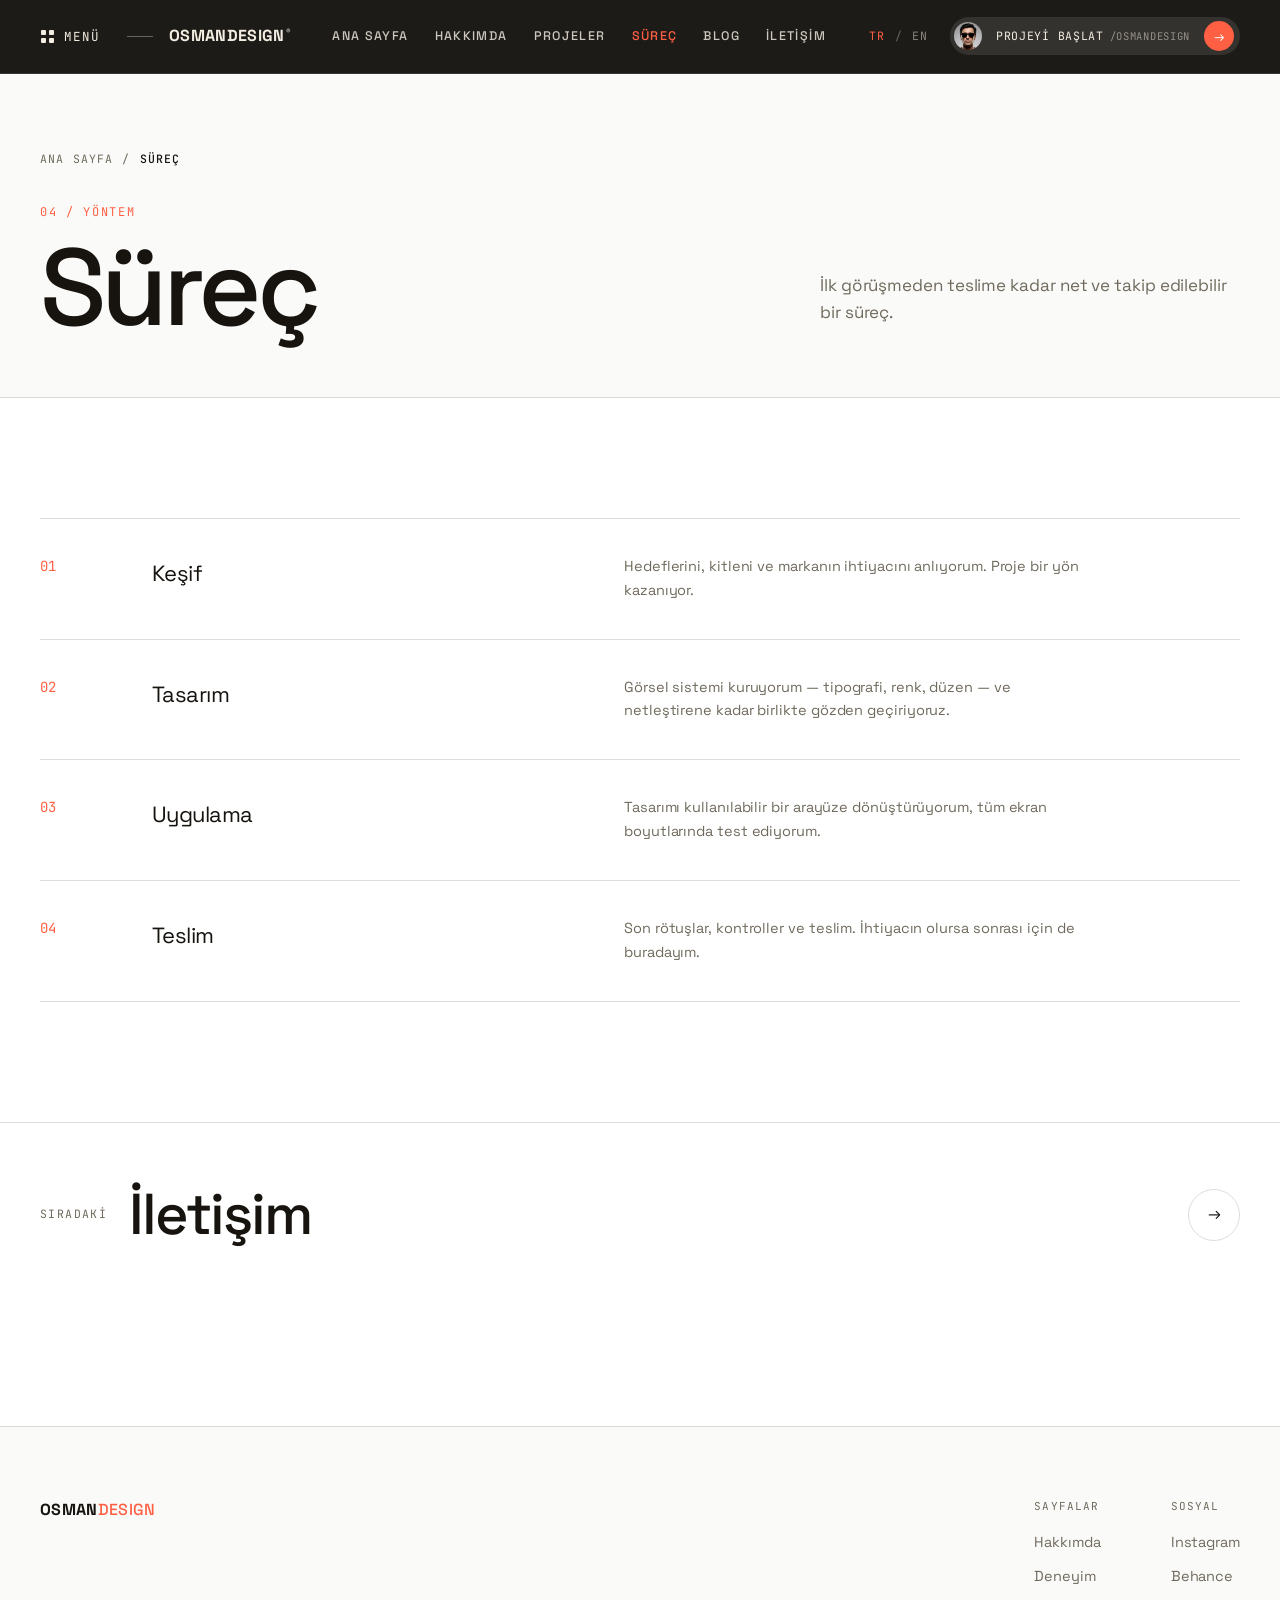
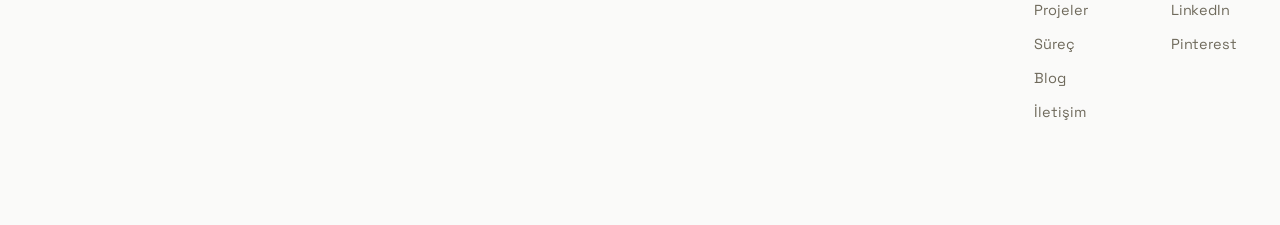
<file: surec.html>
<!DOCTYPE html>
<html lang="tr">
<head>
<meta charset="UTF-8">
<meta name="viewport" content="width=device-width, initial-scale=1.0">
<title>Süreç — OSMANDESIGN</title>
<meta name="description" content="İlk görüşmeden teslime kadar net ve takip edilebilir bir tasarım süreci.">
<link rel="preconnect" href="https://fonts.googleapis.com">
<link rel="preconnect" href="https://fonts.gstatic.com" crossorigin>
<link href="https://fonts.googleapis.com/css2?family=JetBrains+Mono:wght@400;500&family=Space+Grotesk:wght@300..700&display=swap" rel="stylesheet">
<link rel="stylesheet" href="style.css">
</head>
<body>

<header id="siteHeader">
  <nav>
    <div class="nav-left">
      <button class="menu-toggle" id="menuToggle" aria-label="Menü">
        <span class="grid-icon"><span></span><span></span><span></span><span></span></span>
        <span>MENÜ</span>
      </button>
      <span class="nav-sep"></span>
      <a href="index.html" class="logo">OSMANDESIGN<sup>®</sup></a>
    </div>
    <nav class="nav-mid" aria-label="Ana menü">
      <a href="index.html">Ana Sayfa</a>
      <a href="hakkimda.html">Hakkımda</a>
      <a href="projeler.html">Projeler</a>
      <a href="surec.html" class="active">Süreç</a>
      <a href="blog.html">Blog</a>
      <a href="iletisim.html">İletişim</a>
    </nav>
    <div class="nav-right">
      <div class="lang" role="group" aria-label="Dil / Language">
        <button type="button" data-lang="tr" class="on" aria-pressed="true">TR</button>
        <span aria-hidden="true">/</span>
        <button type="button" data-lang="en" aria-pressed="false">EN</button>
      </div>
      <a href="iletisim.html" class="nav-cta">
        <span class="nav-avatar" role="img" aria-label="Osman Özdemir"></span>
        <span class="nav-cta-text">PROJEYİ BAŞLAT <span>/OSMANDESIGN</span></span>
        <span class="nav-arrow">→</span>
      </a>
    </div>
  </nav>
</header>

<div class="menu-scrim" id="menuScrim"></div>
<div class="menu-panel" id="menuOverlay" role="dialog" aria-modal="true" aria-label="Site menüsü">
  <div class="mp-inner">
    <div class="mp-left">
      <nav class="mp-links">
        <a href="index.html" data-close>Ana Sayfa</a>
        <a href="hakkimda.html" data-close>Hakkımda</a>
        <a href="projeler.html" data-close>Projeler</a>
        <a href="deneyim.html" data-close>Deneyim</a>
        <a href="surec.html" class="active" data-close>Süreç</a>
        <a href="blog.html" data-close>Blog</a>
        <a href="iletisim.html" data-close>İletişim</a>
      </nav>
      <div class="mp-card">
        <div class="mp-avatar" role="img" aria-label="Osman Özdemir"></div>
        <div class="mp-name">Osman Özdemir</div>
        <div class="mp-role">Sr. Art Director · Marka &amp; Dijital Tasarım</div>
        <div class="mp-social">
        <a href="https://instagram.com/ozmnozdmr" target="_blank" rel="noopener" aria-label="Instagram"><svg viewBox="0 0 24 24" aria-hidden="true"><path d="M12 2.2c3.2 0 3.6 0 4.9.07 1.2.05 1.8.25 2.2.42.6.22 1 .48 1.4.9.4.4.7.8.9 1.4.2.4.4 1 .4 2.2.1 1.3.1 1.7.1 4.9s0 3.6-.1 4.9c0 1.2-.2 1.8-.4 2.2-.2.6-.5 1-.9 1.4-.4.4-.8.7-1.4.9-.4.2-1 .4-2.2.4-1.3.1-1.7.1-4.9.1s-3.6 0-4.9-.1c-1.2 0-1.8-.2-2.2-.4-.6-.2-1-.5-1.4-.9-.4-.4-.7-.8-.9-1.4-.2-.4-.4-1-.4-2.2C2.2 15.6 2.2 15.2 2.2 12s0-3.6.1-4.9c0-1.2.2-1.8.4-2.2.2-.6.5-1 .9-1.4.4-.4.8-.7 1.4-.9.4-.2 1-.4 2.2-.4C8.4 2.2 8.8 2.2 12 2.2Zm0 1.8c-3.1 0-3.5 0-4.7.07-1.1.05-1.7.24-2.1.4-.5.2-.9.44-1.3.84-.4.4-.64.8-.84 1.3-.16.4-.35 1-.4 2.1C2.6 9.7 2.6 10.1 2.6 12s0 2.3.06 3.5c.05 1.1.24 1.7.4 2.1.2.5.44.9.84 1.3.4.4.8.64 1.3.84.4.16 1 .35 2.1.4 1.2.06 1.6.06 4.7.06s3.5 0 4.7-.06c1.1-.05 1.7-.24 2.1-.4.5-.2.9-.44 1.3-.84.4-.4.64-.8.84-1.3.16-.4.35-1 .4-2.1.06-1.2.06-1.6.06-3.5s0-2.3-.06-3.5c-.05-1.1-.24-1.7-.4-2.1-.2-.5-.44-.9-.84-1.3-.4-.4-.8-.64-1.3-.84-.4-.16-1-.35-2.1-.4C15.5 4 15.1 4 12 4Zm0 3.1a4.9 4.9 0 1 1 0 9.8 4.9 4.9 0 0 1 0-9.8Zm0 1.8a3.1 3.1 0 1 0 0 6.2 3.1 3.1 0 0 0 0-6.2Zm5.1-.6a1.15 1.15 0 1 1 0-2.3 1.15 1.15 0 0 1 0 2.3Z"/></svg></a>
        <a href="https://www.behance.net/osmanozdemir" target="_blank" rel="noopener" aria-label="Behance"><svg viewBox="0 0 24 24" aria-hidden="true"><path d="M8.4 5.6c1.3 0 2.2.3 2.9.8.6.5.9 1.3.9 2.3 0 .6-.15 1.1-.44 1.5-.28.4-.7.75-1.26 1 .76.22 1.32.6 1.7 1.15.36.55.55 1.2.55 1.97 0 .63-.12 1.17-.35 1.63-.23.46-.55.84-.95 1.13-.4.3-.88.5-1.42.64-.53.13-1.09.2-1.66.2H1.6V5.6h6.8ZM8 10.6c.53 0 .96-.13 1.3-.38.33-.25.5-.65.5-1.2 0-.3-.06-.56-.17-.76a1.2 1.2 0 0 0-.46-.46 1.9 1.9 0 0 0-.66-.23 4.6 4.6 0 0 0-.78-.06H4.6v3.1H8Zm.18 5.3c.3 0 .58-.03.85-.09.26-.06.5-.16.7-.3.2-.14.36-.33.48-.57.12-.24.18-.55.18-.92 0-.72-.2-1.24-.6-1.55-.4-.3-.94-.46-1.6-.46H4.6v3.9h3.58ZM17 16.1c.4.4.98.6 1.74.6.54 0 1-.14 1.4-.42.38-.27.62-.56.7-.87h2.1c-.34 1.06-.86 1.82-1.55 2.28-.7.46-1.53.69-2.5.69-.68 0-1.3-.11-1.85-.33a3.9 3.9 0 0 1-1.4-.94 4.2 4.2 0 0 1-.88-1.46 5.4 5.4 0 0 1-.31-1.87c0-.67.1-1.28.32-1.85.22-.57.52-1.06.92-1.47.4-.42.87-.74 1.42-.98a4.6 4.6 0 0 1 1.83-.35c.75 0 1.4.14 1.96.44.56.29 1.02.68 1.38 1.17.36.5.62 1.06.78 1.7.16.63.21 1.29.16 1.98h-6.35c.04.87.26 1.5.66 1.9Zm3.03-5.15c-.32-.35-.8-.53-1.46-.53-.42 0-.78.07-1.06.22-.28.14-.5.32-.67.53-.17.21-.29.44-.35.68-.07.24-.11.45-.12.64h3.94c-.11-.62-.32-1.09-.64-1.44ZM15.6 6.6h4.9v1.3h-4.9z"/></svg></a>
        <a href="https://www.linkedin.com/in/osman-özdemir-b740a8167" target="_blank" rel="noopener" aria-label="LinkedIn"><svg viewBox="0 0 24 24" aria-hidden="true"><path d="M6.94 5.5a1.94 1.94 0 1 1-3.88 0 1.94 1.94 0 0 1 3.88 0ZM3.2 8.9h3.5V20H3.2V8.9Zm5.9 0h3.36v1.52h.05c.47-.85 1.6-1.75 3.3-1.75 3.53 0 4.19 2.2 4.19 5.07V20h-3.5v-5.5c0-1.31-.03-3-1.86-3-1.87 0-2.15 1.42-2.15 2.9V20H9.1V8.9Z"/></svg></a>
        <a href="https://x.com/osmnozdmr7" target="_blank" rel="noopener" aria-label="X"><svg viewBox="0 0 24 24" aria-hidden="true"><path d="M17.53 3h3.02l-6.6 7.54L21.7 21h-6.06l-4.75-6.2L5.46 21H2.44l7.06-8.07L2.3 3h6.22l4.29 5.67L17.53 3Zm-1.06 16.2h1.67L7.6 4.7H5.8l10.67 14.5Z"/></svg></a><a href="https://pinterest.com/ozmnozdmr" target="_blank" rel="noopener" aria-label="Pinterest"><svg viewBox="0 0 24 24" aria-hidden="true"><path d="M12 2C6.48 2 2 6.48 2 12c0 4.24 2.64 7.86 6.36 9.32-.09-.79-.17-2.01.03-2.88.18-.78 1.17-4.97 1.17-4.97s-.3-.6-.3-1.49c0-1.4.81-2.44 1.82-2.44.86 0 1.27.64 1.27 1.42 0 .86-.55 2.15-.83 3.35-.24 1 .5 1.82 1.49 1.82 1.79 0 3.16-1.89 3.16-4.61 0-2.41-1.73-4.1-4.21-4.1-2.87 0-4.55 2.15-4.55 4.37 0 .87.33 1.8.75 2.31.08.1.09.19.07.29-.08.32-.25 1-.28 1.14-.04.18-.15.22-.34.13-1.25-.58-2.03-2.41-2.03-3.88 0-3.16 2.3-6.06 6.62-6.06 3.48 0 6.18 2.48 6.18 5.79 0 3.45-2.18 6.23-5.2 6.23-1.02 0-1.97-.53-2.3-1.16l-.62 2.38c-.23.87-.85 1.96-1.26 2.62.95.29 1.96.45 3.01.45 5.52 0 10-4.48 10-10S17.52 2 12 2Z"/></svg></a>
        </div>
      </div>
    </div>
    <div class="mp-right">
      <a class="mp-tile mp-tile-shot" href="https://www.behance.net/gallery/253818719/Leodent-Dental-Clinic" target="_blank" rel="noopener" data-close><img src="img/leodent-dental-clinic.webp" alt="Leodent Dental Clinic" loading="lazy"><b>Leodent Dental Clinic</b><em>Sosyal Medya</em></a>
      <a class="mp-tile mp-tile-shot" href="https://www.behance.net/gallery/220571305/Medipol-Health-Group" target="_blank" rel="noopener" data-close><img src="img/medipol-health-group.webp" alt="Medipol Health Group" loading="lazy"><b>Medipol Health Group</b><em>Marka Kimliği</em></a>
    </div>
  </div>
</div>

<section class="page-hero">
  <div class="wrap">
    <div class="ph-crumb"><a href="index.html">Ana Sayfa</a> <span aria-hidden="true">/</span> <b>Süreç</b></div>
    <div class="ph-top">
      <div>
        <div class="ph-eyebrow">04 / Yöntem</div>
        <h1 class="ph-title">Süreç</h1>
      </div>
      <p class="ph-lead">İlk görüşmeden teslime kadar net ve takip edilebilir bir süreç.</p>
    </div>
  </div>
</section>

<section class="section-pad">
  <div class="wrap">
<div class="process-list reveal">
      <div class="process-row">
        <span class="pnum">01</span>
        <h4>Keşif</h4>
        <p>Hedeflerini, kitleni ve markanın ihtiyacını anlıyorum. Proje bir yön kazanıyor.</p>
      </div>
      <div class="process-row">
        <span class="pnum">02</span>
        <h4>Tasarım</h4>
        <p>Görsel sistemi kuruyorum — tipografi, renk, düzen — ve netleştirene kadar birlikte gözden geçiriyoruz.</p>
      </div>
      <div class="process-row">
        <span class="pnum">03</span>
        <h4>Uygulama</h4>
        <p>Tasarımı kullanılabilir bir arayüze dönüştürüyorum, tüm ekran boyutlarında test ediyorum.</p>
      </div>
      <div class="process-row">
        <span class="pnum">04</span>
        <h4>Teslim</h4>
        <p>Son rötuşlar, kontroller ve teslim. İhtiyacın olursa sonrası için de buradayım.</p>
      </div>
    </div>
  </div>
</section>

<section class="section-pad next-strip">
  <div class="wrap">
    <a class="next-link" href="iletisim.html"><span class="nl-lbl">Sıradaki</span><span class="nl-title">İletişim</span><span class="nl-go" aria-hidden="true">→</span></a>
  </div>
</section>

<footer>
  <div class="wrap">
    <div class="footer-top">
      <div><a href="index.html" class="logo">OSMAN<em>DESIGN</em></a></div>
      <div class="footer-cols">
        <div class="footer-col">
          <span class="label">Sayfalar</span>
          <a href="hakkimda.html">Hakkımda</a>
          <a href="deneyim.html">Deneyim</a>
          <a href="projeler.html">Projeler</a>
          <a href="surec.html">Süreç</a>
          <a href="blog.html">Blog</a>
          <a href="iletisim.html">İletişim</a>
        </div>
        <div class="footer-col">
          <span class="label">Sosyal</span>
          <a href="https://instagram.com/ozmnozdmr" target="_blank" rel="noopener">Instagram</a>
          <a href="https://www.behance.net/osmanozdemir" target="_blank" rel="noopener">Behance</a>
          <a href="https://www.linkedin.com/in/osman-özdemir-b740a8167" target="_blank" rel="noopener">LinkedIn</a>
          <a href="https://pinterest.com/ozmnozdmr" target="_blank" rel="noopener">Pinterest</a>
        </div>
      </div>
    </div>
  </div>
</footer>

<script src="app.js" defer></script>

</body>
</html>
</file>
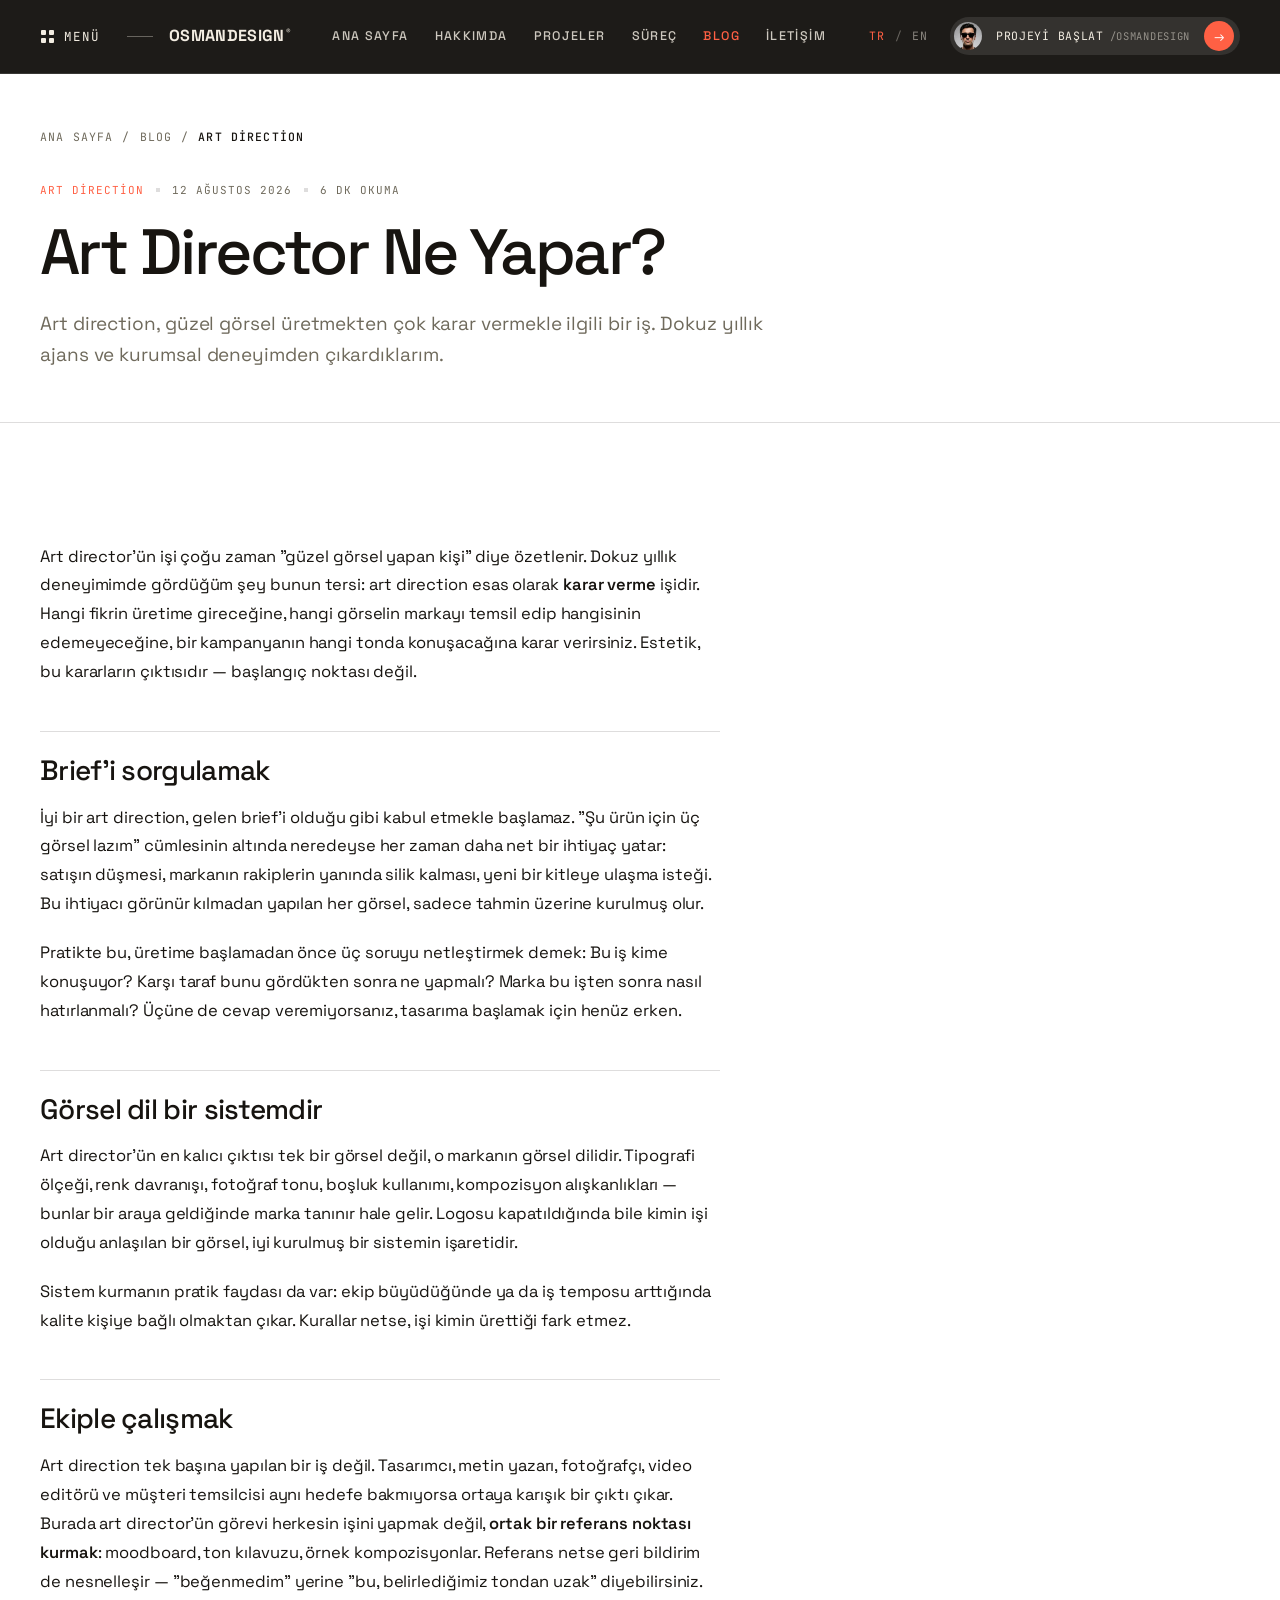
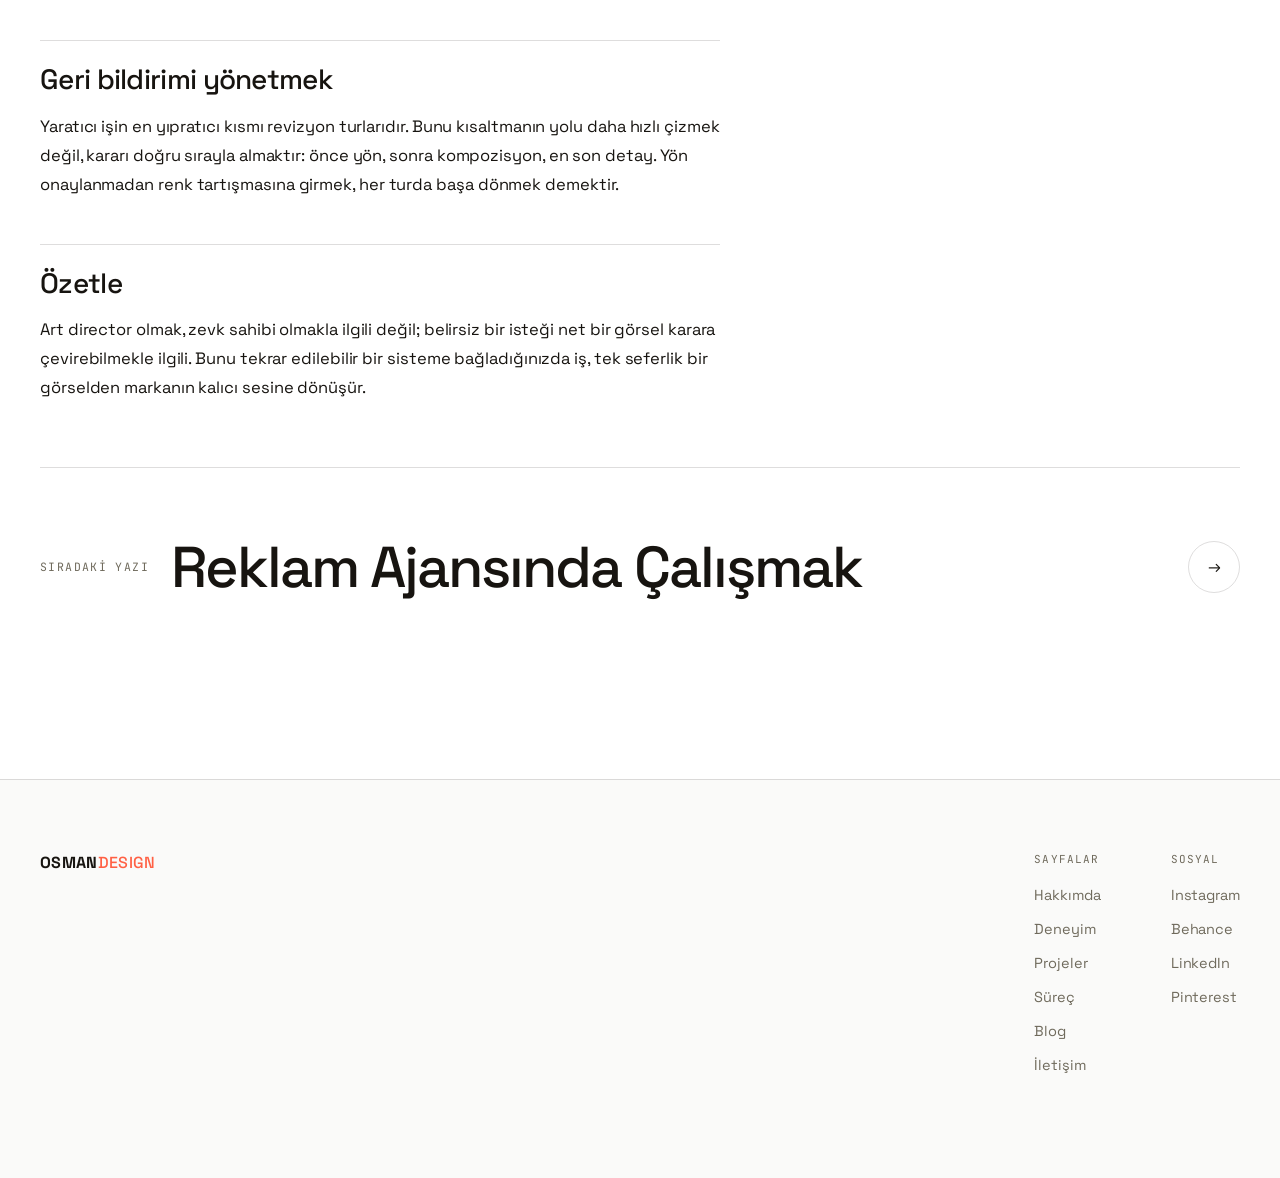
<file: yazi-art-director.html>
<!DOCTYPE html>
<html lang="tr">
<head>
<meta charset="UTF-8">
<meta name="viewport" content="width=device-width, initial-scale=1.0">
<title>Art Director Ne Yapar? — OSMANDESIGN</title>
<meta name="description" content="Art direction estetik değil karar verme işidir: brief sorgulamak, görsel dil kurmak ve ekibi ortak bir referansta buluşturmak.">
<link rel="preconnect" href="https://fonts.googleapis.com">
<link rel="preconnect" href="https://fonts.gstatic.com" crossorigin>
<link href="https://fonts.googleapis.com/css2?family=JetBrains+Mono:wght@400;500&family=Space+Grotesk:wght@300..700&display=swap" rel="stylesheet">
<link rel="stylesheet" href="style.css">
</head>
<body>

<header id="siteHeader">
  <nav>
    <div class="nav-left">
      <button class="menu-toggle" id="menuToggle" aria-label="Menü">
        <span class="grid-icon"><span></span><span></span><span></span><span></span></span>
        <span>MENÜ</span>
      </button>
      <span class="nav-sep"></span>
      <a href="index.html" class="logo">OSMANDESIGN<sup>®</sup></a>
    </div>
    <nav class="nav-mid" aria-label="Ana menü">
      <a href="index.html">Ana Sayfa</a>
      <a href="hakkimda.html">Hakkımda</a>
      <a href="projeler.html">Projeler</a>
      <a href="surec.html">Süreç</a>
      <a href="blog.html" class="active">Blog</a>
      <a href="iletisim.html">İletişim</a>
    </nav>
    <div class="nav-right">
      <div class="lang" role="group" aria-label="Dil / Language">
        <button type="button" data-lang="tr" class="on" aria-pressed="true">TR</button>
        <span aria-hidden="true">/</span>
        <button type="button" data-lang="en" aria-pressed="false">EN</button>
      </div>
      <a href="iletisim.html" class="nav-cta">
        <span class="nav-avatar" role="img" aria-label="Osman Özdemir"></span>
        <span class="nav-cta-text">PROJEYİ BAŞLAT <span>/OSMANDESIGN</span></span>
        <span class="nav-arrow">→</span>
      </a>
    </div>
  </nav>
</header>

<div class="menu-scrim" id="menuScrim"></div>
<div class="menu-panel" id="menuOverlay" role="dialog" aria-modal="true" aria-label="Site menüsü">
  <div class="mp-inner">
    <div class="mp-left">
      <nav class="mp-links">
        <a href="index.html" data-close>Ana Sayfa</a>
        <a href="hakkimda.html" data-close>Hakkımda</a>
        <a href="projeler.html" data-close>Projeler</a>
        <a href="deneyim.html" data-close>Deneyim</a>
        <a href="surec.html" data-close>Süreç</a>
        <a href="blog.html" class="active" data-close>Blog</a>
        <a href="iletisim.html" data-close>İletişim</a>
      </nav>
      <div class="mp-card">
        <div class="mp-avatar" role="img" aria-label="Osman Özdemir"></div>
        <div class="mp-name">Osman Özdemir</div>
        <div class="mp-role">Sr. Art Director · Marka &amp; Dijital Tasarım</div>
        <div class="mp-social">
        <a href="https://instagram.com/ozmnozdmr" target="_blank" rel="noopener" aria-label="Instagram"><svg viewBox="0 0 24 24" aria-hidden="true"><path d="M12 2.2c3.2 0 3.6 0 4.9.07 1.2.05 1.8.25 2.2.42.6.22 1 .48 1.4.9.4.4.7.8.9 1.4.2.4.4 1 .4 2.2.1 1.3.1 1.7.1 4.9s0 3.6-.1 4.9c0 1.2-.2 1.8-.4 2.2-.2.6-.5 1-.9 1.4-.4.4-.8.7-1.4.9-.4.2-1 .4-2.2.4-1.3.1-1.7.1-4.9.1s-3.6 0-4.9-.1c-1.2 0-1.8-.2-2.2-.4-.6-.2-1-.5-1.4-.9-.4-.4-.7-.8-.9-1.4-.2-.4-.4-1-.4-2.2C2.2 15.6 2.2 15.2 2.2 12s0-3.6.1-4.9c0-1.2.2-1.8.4-2.2.2-.6.5-1 .9-1.4.4-.4.8-.7 1.4-.9.4-.2 1-.4 2.2-.4C8.4 2.2 8.8 2.2 12 2.2Zm0 1.8c-3.1 0-3.5 0-4.7.07-1.1.05-1.7.24-2.1.4-.5.2-.9.44-1.3.84-.4.4-.64.8-.84 1.3-.16.4-.35 1-.4 2.1C2.6 9.7 2.6 10.1 2.6 12s0 2.3.06 3.5c.05 1.1.24 1.7.4 2.1.2.5.44.9.84 1.3.4.4.8.64 1.3.84.4.16 1 .35 2.1.4 1.2.06 1.6.06 4.7.06s3.5 0 4.7-.06c1.1-.05 1.7-.24 2.1-.4.5-.2.9-.44 1.3-.84.4-.4.64-.8.84-1.3.16-.4.35-1 .4-2.1.06-1.2.06-1.6.06-3.5s0-2.3-.06-3.5c-.05-1.1-.24-1.7-.4-2.1-.2-.5-.44-.9-.84-1.3-.4-.4-.8-.64-1.3-.84-.4-.16-1-.35-2.1-.4C15.5 4 15.1 4 12 4Zm0 3.1a4.9 4.9 0 1 1 0 9.8 4.9 4.9 0 0 1 0-9.8Zm0 1.8a3.1 3.1 0 1 0 0 6.2 3.1 3.1 0 0 0 0-6.2Zm5.1-.6a1.15 1.15 0 1 1 0-2.3 1.15 1.15 0 0 1 0 2.3Z"/></svg></a>
        <a href="https://www.behance.net/osmanozdemir" target="_blank" rel="noopener" aria-label="Behance"><svg viewBox="0 0 24 24" aria-hidden="true"><path d="M8.4 5.6c1.3 0 2.2.3 2.9.8.6.5.9 1.3.9 2.3 0 .6-.15 1.1-.44 1.5-.28.4-.7.75-1.26 1 .76.22 1.32.6 1.7 1.15.36.55.55 1.2.55 1.97 0 .63-.12 1.17-.35 1.63-.23.46-.55.84-.95 1.13-.4.3-.88.5-1.42.64-.53.13-1.09.2-1.66.2H1.6V5.6h6.8ZM8 10.6c.53 0 .96-.13 1.3-.38.33-.25.5-.65.5-1.2 0-.3-.06-.56-.17-.76a1.2 1.2 0 0 0-.46-.46 1.9 1.9 0 0 0-.66-.23 4.6 4.6 0 0 0-.78-.06H4.6v3.1H8Zm.18 5.3c.3 0 .58-.03.85-.09.26-.06.5-.16.7-.3.2-.14.36-.33.48-.57.12-.24.18-.55.18-.92 0-.72-.2-1.24-.6-1.55-.4-.3-.94-.46-1.6-.46H4.6v3.9h3.58ZM17 16.1c.4.4.98.6 1.74.6.54 0 1-.14 1.4-.42.38-.27.62-.56.7-.87h2.1c-.34 1.06-.86 1.82-1.55 2.28-.7.46-1.53.69-2.5.69-.68 0-1.3-.11-1.85-.33a3.9 3.9 0 0 1-1.4-.94 4.2 4.2 0 0 1-.88-1.46 5.4 5.4 0 0 1-.31-1.87c0-.67.1-1.28.32-1.85.22-.57.52-1.06.92-1.47.4-.42.87-.74 1.42-.98a4.6 4.6 0 0 1 1.83-.35c.75 0 1.4.14 1.96.44.56.29 1.02.68 1.38 1.17.36.5.62 1.06.78 1.7.16.63.21 1.29.16 1.98h-6.35c.04.87.26 1.5.66 1.9Zm3.03-5.15c-.32-.35-.8-.53-1.46-.53-.42 0-.78.07-1.06.22-.28.14-.5.32-.67.53-.17.21-.29.44-.35.68-.07.24-.11.45-.12.64h3.94c-.11-.62-.32-1.09-.64-1.44ZM15.6 6.6h4.9v1.3h-4.9z"/></svg></a>
        <a href="https://www.linkedin.com/in/osman-özdemir-b740a8167" target="_blank" rel="noopener" aria-label="LinkedIn"><svg viewBox="0 0 24 24" aria-hidden="true"><path d="M6.94 5.5a1.94 1.94 0 1 1-3.88 0 1.94 1.94 0 0 1 3.88 0ZM3.2 8.9h3.5V20H3.2V8.9Zm5.9 0h3.36v1.52h.05c.47-.85 1.6-1.75 3.3-1.75 3.53 0 4.19 2.2 4.19 5.07V20h-3.5v-5.5c0-1.31-.03-3-1.86-3-1.87 0-2.15 1.42-2.15 2.9V20H9.1V8.9Z"/></svg></a>
        <a href="https://x.com/osmnozdmr7" target="_blank" rel="noopener" aria-label="X"><svg viewBox="0 0 24 24" aria-hidden="true"><path d="M17.53 3h3.02l-6.6 7.54L21.7 21h-6.06l-4.75-6.2L5.46 21H2.44l7.06-8.07L2.3 3h6.22l4.29 5.67L17.53 3Zm-1.06 16.2h1.67L7.6 4.7H5.8l10.67 14.5Z"/></svg></a><a href="https://pinterest.com/ozmnozdmr" target="_blank" rel="noopener" aria-label="Pinterest"><svg viewBox="0 0 24 24" aria-hidden="true"><path d="M12 2C6.48 2 2 6.48 2 12c0 4.24 2.64 7.86 6.36 9.32-.09-.79-.17-2.01.03-2.88.18-.78 1.17-4.97 1.17-4.97s-.3-.6-.3-1.49c0-1.4.81-2.44 1.82-2.44.86 0 1.27.64 1.27 1.42 0 .86-.55 2.15-.83 3.35-.24 1 .5 1.82 1.49 1.82 1.79 0 3.16-1.89 3.16-4.61 0-2.41-1.73-4.1-4.21-4.1-2.87 0-4.55 2.15-4.55 4.37 0 .87.33 1.8.75 2.31.08.1.09.19.07.29-.08.32-.25 1-.28 1.14-.04.18-.15.22-.34.13-1.25-.58-2.03-2.41-2.03-3.88 0-3.16 2.3-6.06 6.62-6.06 3.48 0 6.18 2.48 6.18 5.79 0 3.45-2.18 6.23-5.2 6.23-1.02 0-1.97-.53-2.3-1.16l-.62 2.38c-.23.87-.85 1.96-1.26 2.62.95.29 1.96.45 3.01.45 5.52 0 10-4.48 10-10S17.52 2 12 2Z"/></svg></a>
        </div>
      </div>
    </div>
    <div class="mp-right">
      <a class="mp-tile mp-tile-shot" href="https://www.behance.net/gallery/253818719/Leodent-Dental-Clinic" target="_blank" rel="noopener" data-close><img src="img/leodent-dental-clinic.webp" alt="Leodent Dental Clinic" loading="lazy"><b>Leodent Dental Clinic</b><em>Sosyal Medya</em></a>
      <a class="mp-tile mp-tile-shot" href="https://www.behance.net/gallery/220571305/Medipol-Health-Group" target="_blank" rel="noopener" data-close><img src="img/medipol-health-group.webp" alt="Medipol Health Group" loading="lazy"><b>Medipol Health Group</b><em>Marka Kimliği</em></a>
    </div>
  </div>
</div>


<section class="art-hero">
  <div class="wrap">
    <div class="ph-crumb"><a href="index.html">Ana Sayfa</a> <span aria-hidden="true">/</span> <a href="blog.html">Blog</a> <span aria-hidden="true">/</span> <b>Art Direction</b></div>
    <div class="art-meta">
      <span class="art-tag">Art Direction</span>
      <span class="art-dot" aria-hidden="true"></span>
      <span>12 Ağustos 2026</span>
      <span class="art-dot" aria-hidden="true"></span>
      <span>6 dk okuma</span>
    </div>
    <h1 class="art-title">Art Director Ne Yapar?</h1>
    <p class="art-lead">Art direction, güzel görsel üretmekten çok karar vermekle ilgili bir iş. Dokuz yıllık ajans ve kurumsal deneyimden çıkardıklarım.</p>
  </div>
</section>

<section class="section-pad art-sec">
  <div class="wrap">
    <article class="art-body reveal">
      <p>Art director'ün işi çoğu zaman "güzel görsel yapan kişi" diye özetlenir. Dokuz yıllık deneyimimde gördüğüm şey bunun tersi: art direction esas olarak <b>karar verme</b> işidir. Hangi fikrin üretime gireceğine, hangi görselin markayı temsil edip hangisinin edemeyeceğine, bir kampanyanın hangi tonda konuşacağına karar verirsiniz. Estetik, bu kararların çıktısıdır — başlangıç noktası değil.</p>

      <h2>Brief'i sorgulamak</h2>
      <p>İyi bir art direction, gelen brief'i olduğu gibi kabul etmekle başlamaz. "Şu ürün için üç görsel lazım" cümlesinin altında neredeyse her zaman daha net bir ihtiyaç yatar: satışın düşmesi, markanın rakiplerin yanında silik kalması, yeni bir kitleye ulaşma isteği. Bu ihtiyacı görünür kılmadan yapılan her görsel, sadece tahmin üzerine kurulmuş olur.</p>
      <p>Pratikte bu, üretime başlamadan önce üç soruyu netleştirmek demek: Bu iş kime konuşuyor? Karşı taraf bunu gördükten sonra ne yapmalı? Marka bu işten sonra nasıl hatırlanmalı? Üçüne de cevap veremiyorsanız, tasarıma başlamak için henüz erken.</p>

      <h2>Görsel dil bir sistemdir</h2>
      <p>Art director'ün en kalıcı çıktısı tek bir görsel değil, o markanın görsel dilidir. Tipografi ölçeği, renk davranışı, fotoğraf tonu, boşluk kullanımı, kompozisyon alışkanlıkları — bunlar bir araya geldiğinde marka tanınır hale gelir. Logosu kapatıldığında bile kimin işi olduğu anlaşılan bir görsel, iyi kurulmuş bir sistemin işaretidir.</p>
      <p>Sistem kurmanın pratik faydası da var: ekip büyüdüğünde ya da iş temposu arttığında kalite kişiye bağlı olmaktan çıkar. Kurallar netse, işi kimin ürettiği fark etmez.</p>

      <h2>Ekiple çalışmak</h2>
      <p>Art direction tek başına yapılan bir iş değil. Tasarımcı, metin yazarı, fotoğrafçı, video editörü ve müşteri temsilcisi aynı hedefe bakmıyorsa ortaya karışık bir çıktı çıkar. Burada art director'ün görevi herkesin işini yapmak değil, <b>ortak bir referans noktası kurmak</b>: moodboard, ton kılavuzu, örnek kompozisyonlar. Referans netse geri bildirim de nesnelleşir — "beğenmedim" yerine "bu, belirlediğimiz tondan uzak" diyebilirsiniz.</p>

      <h2>Geri bildirimi yönetmek</h2>
      <p>Yaratıcı işin en yıpratıcı kısmı revizyon turlarıdır. Bunu kısaltmanın yolu daha hızlı çizmek değil, kararı doğru sırayla almaktır: önce yön, sonra kompozisyon, en son detay. Yön onaylanmadan renk tartışmasına girmek, her turda başa dönmek demektir.</p>

      <h2>Özetle</h2>
      <p>Art director olmak, zevk sahibi olmakla ilgili değil; belirsiz bir isteği net bir görsel karara çevirebilmekle ilgili. Bunu tekrar edilebilir bir sisteme bağladığınızda iş, tek seferlik bir görselden markanın kalıcı sesine dönüşür.</p>
    </article>

    <div class="art-next">
      <a class="next-link" href="yazi-reklam-ajansi.html"><span class="nl-lbl">Sıradaki yazı</span><span class="nl-title">Reklam Ajansında Çalışmak</span><span class="nl-go" aria-hidden="true">→</span></a>
    </div>
  </div>
</section>
<footer>
  <div class="wrap">
    <div class="footer-top">
      <div><a href="index.html" class="logo">OSMAN<em>DESIGN</em></a></div>
      <div class="footer-cols">
        <div class="footer-col">
          <span class="label">Sayfalar</span>
          <a href="hakkimda.html">Hakkımda</a>
          <a href="deneyim.html">Deneyim</a>
          <a href="projeler.html">Projeler</a>
          <a href="surec.html">Süreç</a>
          <a href="blog.html">Blog</a>
          <a href="iletisim.html">İletişim</a>
        </div>
        <div class="footer-col">
          <span class="label">Sosyal</span>
          <a href="https://instagram.com/ozmnozdmr" target="_blank" rel="noopener">Instagram</a>
          <a href="https://www.behance.net/osmanozdemir" target="_blank" rel="noopener">Behance</a>
          <a href="https://www.linkedin.com/in/osman-özdemir-b740a8167" target="_blank" rel="noopener">LinkedIn</a>
          <a href="https://pinterest.com/ozmnozdmr" target="_blank" rel="noopener">Pinterest</a>
        </div>
      </div>
    </div>
  </div>
</footer>

<script src="app.js" defer></script>

</body>
</html>
</file>
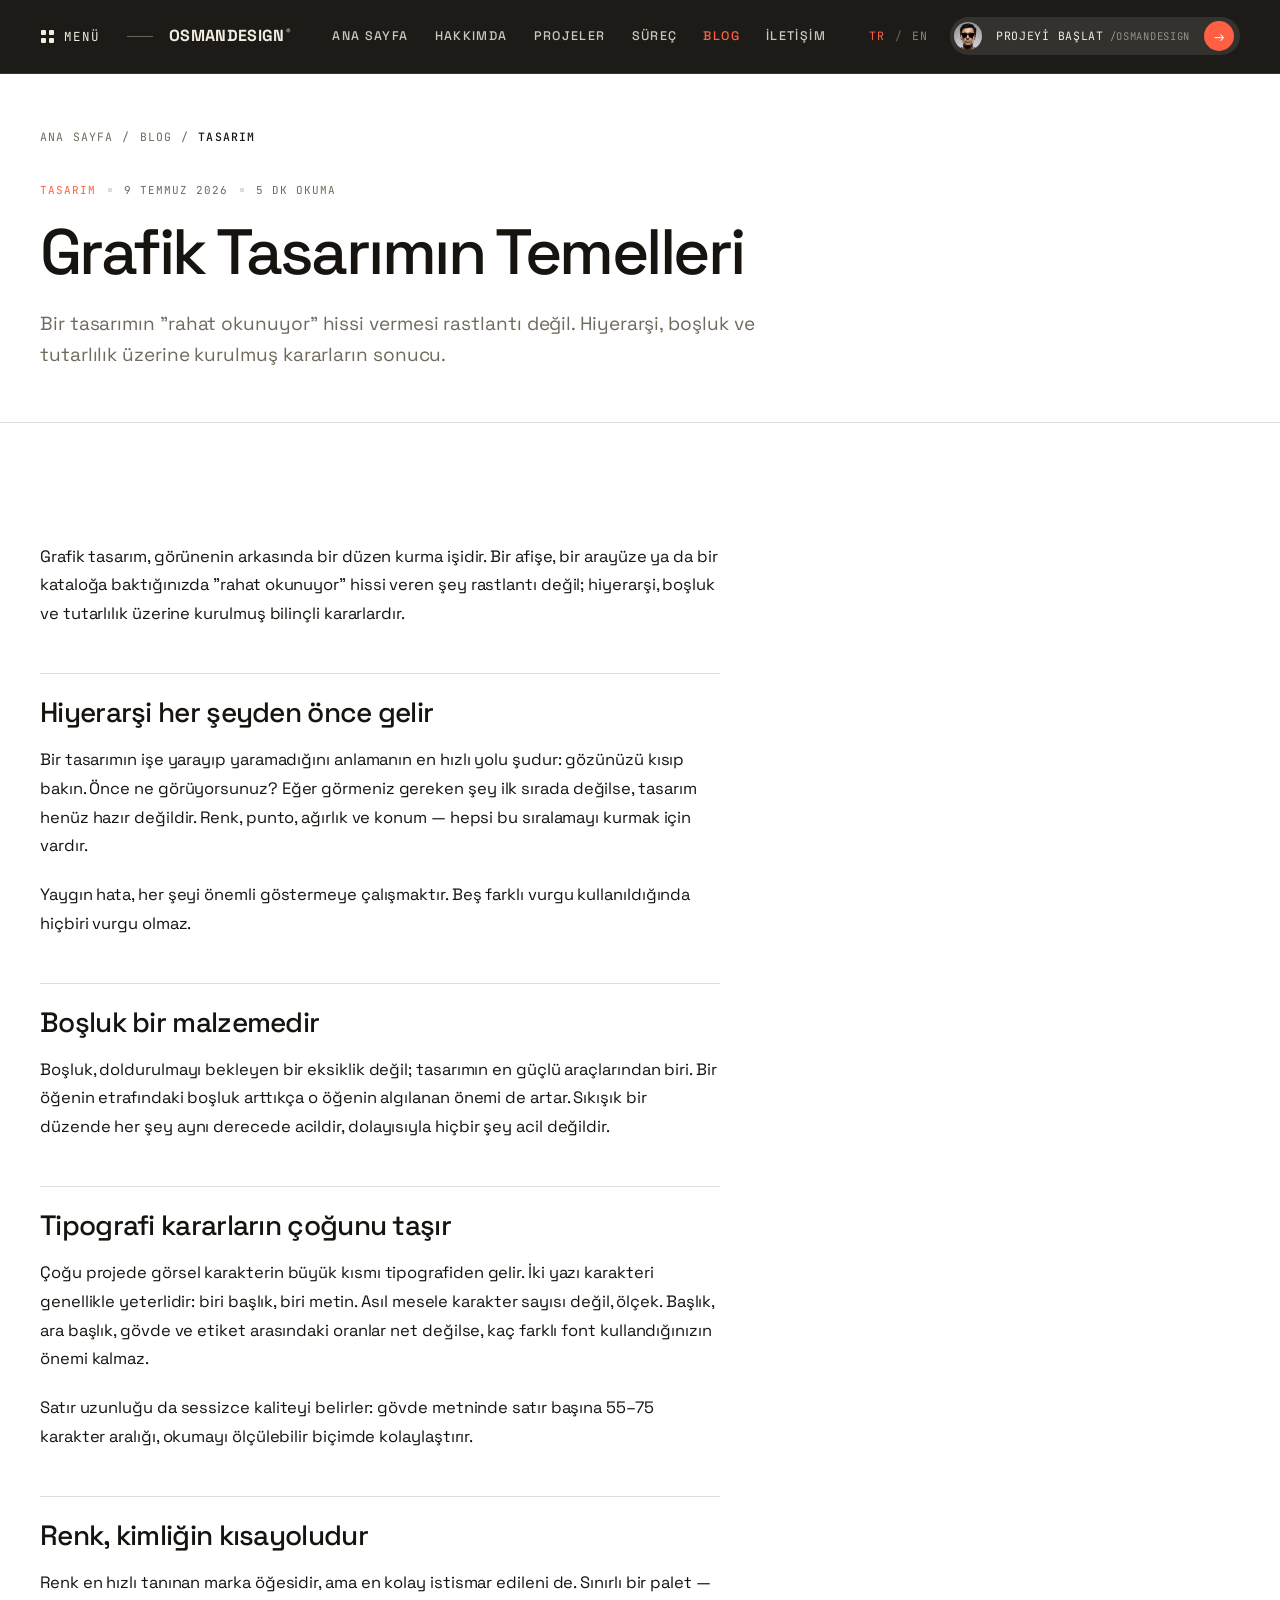
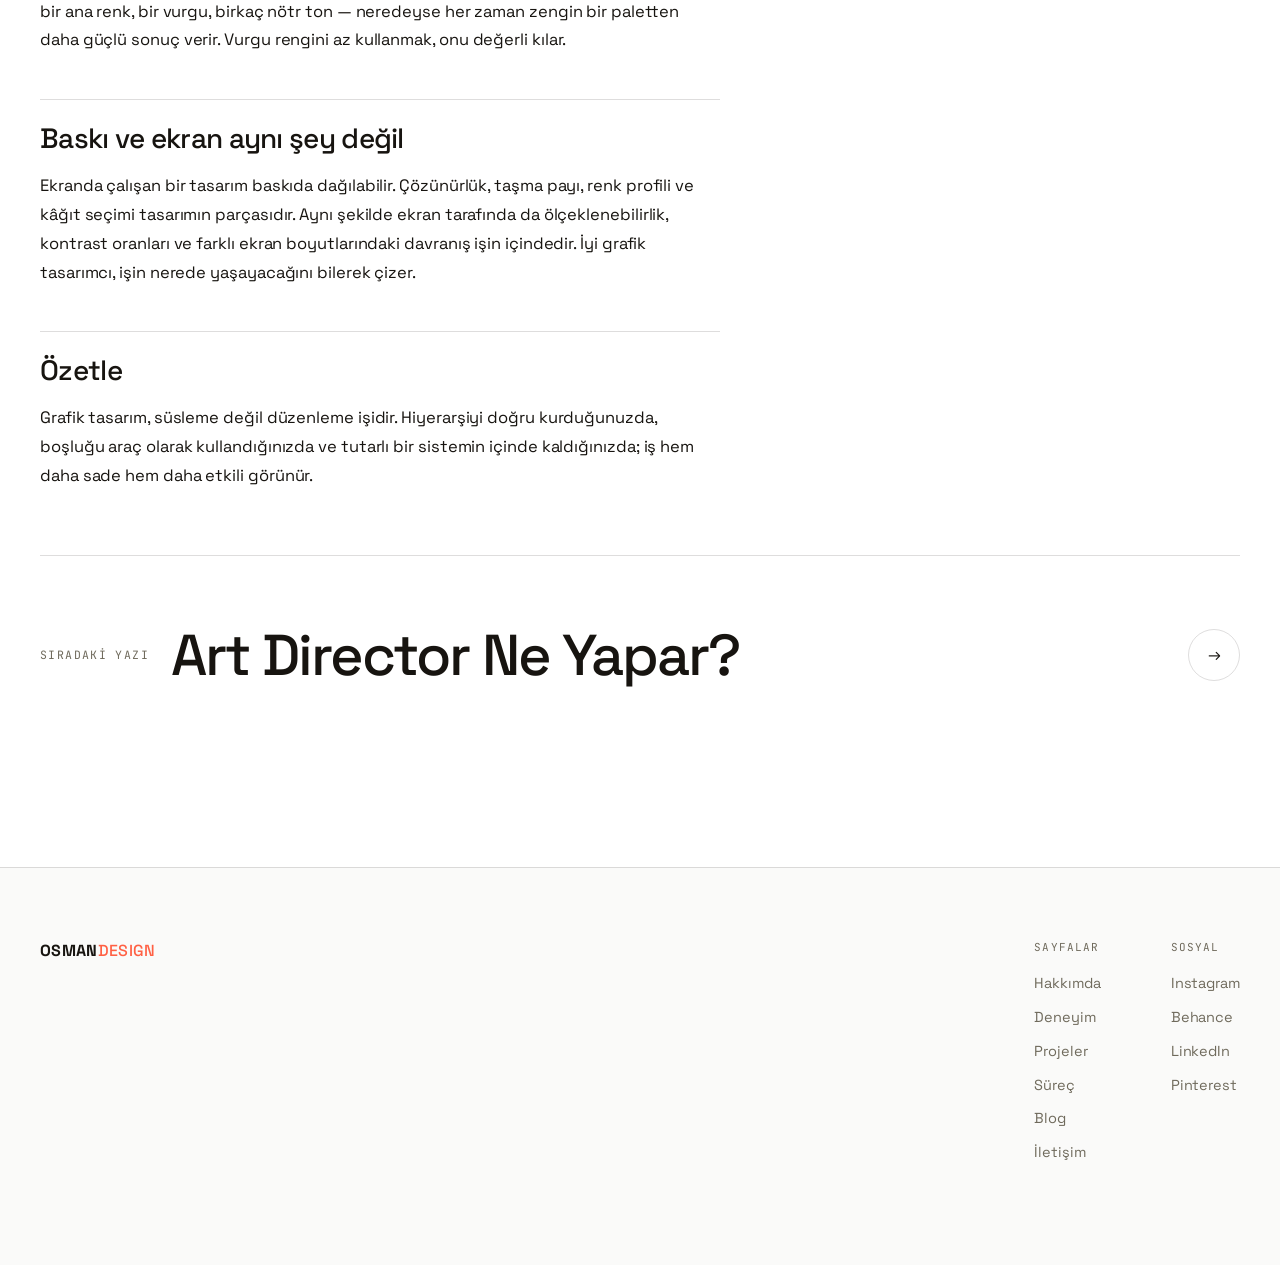
<file: yazi-grafik-tasarim.html>
<!DOCTYPE html>
<html lang="tr">
<head>
<meta charset="UTF-8">
<meta name="viewport" content="width=device-width, initial-scale=1.0">
<title>Grafik Tasarımın Temelleri — OSMANDESIGN</title>
<meta name="description" content="Hiyerarşi, boşluk, tipografi ölçeği ve renk disiplini — bir tasarımı okunur ve tutarlı kılan temel kararlar.">
<link rel="preconnect" href="https://fonts.googleapis.com">
<link rel="preconnect" href="https://fonts.gstatic.com" crossorigin>
<link href="https://fonts.googleapis.com/css2?family=JetBrains+Mono:wght@400;500&family=Space+Grotesk:wght@300..700&display=swap" rel="stylesheet">
<link rel="stylesheet" href="style.css">
</head>
<body>

<header id="siteHeader">
  <nav>
    <div class="nav-left">
      <button class="menu-toggle" id="menuToggle" aria-label="Menü">
        <span class="grid-icon"><span></span><span></span><span></span><span></span></span>
        <span>MENÜ</span>
      </button>
      <span class="nav-sep"></span>
      <a href="index.html" class="logo">OSMANDESIGN<sup>®</sup></a>
    </div>
    <nav class="nav-mid" aria-label="Ana menü">
      <a href="index.html">Ana Sayfa</a>
      <a href="hakkimda.html">Hakkımda</a>
      <a href="projeler.html">Projeler</a>
      <a href="surec.html">Süreç</a>
      <a href="blog.html" class="active">Blog</a>
      <a href="iletisim.html">İletişim</a>
    </nav>
    <div class="nav-right">
      <div class="lang" role="group" aria-label="Dil / Language">
        <button type="button" data-lang="tr" class="on" aria-pressed="true">TR</button>
        <span aria-hidden="true">/</span>
        <button type="button" data-lang="en" aria-pressed="false">EN</button>
      </div>
      <a href="iletisim.html" class="nav-cta">
        <span class="nav-avatar" role="img" aria-label="Osman Özdemir"></span>
        <span class="nav-cta-text">PROJEYİ BAŞLAT <span>/OSMANDESIGN</span></span>
        <span class="nav-arrow">→</span>
      </a>
    </div>
  </nav>
</header>

<div class="menu-scrim" id="menuScrim"></div>
<div class="menu-panel" id="menuOverlay" role="dialog" aria-modal="true" aria-label="Site menüsü">
  <div class="mp-inner">
    <div class="mp-left">
      <nav class="mp-links">
        <a href="index.html" data-close>Ana Sayfa</a>
        <a href="hakkimda.html" data-close>Hakkımda</a>
        <a href="projeler.html" data-close>Projeler</a>
        <a href="deneyim.html" data-close>Deneyim</a>
        <a href="surec.html" data-close>Süreç</a>
        <a href="blog.html" class="active" data-close>Blog</a>
        <a href="iletisim.html" data-close>İletişim</a>
      </nav>
      <div class="mp-card">
        <div class="mp-avatar" role="img" aria-label="Osman Özdemir"></div>
        <div class="mp-name">Osman Özdemir</div>
        <div class="mp-role">Sr. Art Director · Marka &amp; Dijital Tasarım</div>
        <div class="mp-social">
        <a href="https://instagram.com/ozmnozdmr" target="_blank" rel="noopener" aria-label="Instagram"><svg viewBox="0 0 24 24" aria-hidden="true"><path d="M12 2.2c3.2 0 3.6 0 4.9.07 1.2.05 1.8.25 2.2.42.6.22 1 .48 1.4.9.4.4.7.8.9 1.4.2.4.4 1 .4 2.2.1 1.3.1 1.7.1 4.9s0 3.6-.1 4.9c0 1.2-.2 1.8-.4 2.2-.2.6-.5 1-.9 1.4-.4.4-.8.7-1.4.9-.4.2-1 .4-2.2.4-1.3.1-1.7.1-4.9.1s-3.6 0-4.9-.1c-1.2 0-1.8-.2-2.2-.4-.6-.2-1-.5-1.4-.9-.4-.4-.7-.8-.9-1.4-.2-.4-.4-1-.4-2.2C2.2 15.6 2.2 15.2 2.2 12s0-3.6.1-4.9c0-1.2.2-1.8.4-2.2.2-.6.5-1 .9-1.4.4-.4.8-.7 1.4-.9.4-.2 1-.4 2.2-.4C8.4 2.2 8.8 2.2 12 2.2Zm0 1.8c-3.1 0-3.5 0-4.7.07-1.1.05-1.7.24-2.1.4-.5.2-.9.44-1.3.84-.4.4-.64.8-.84 1.3-.16.4-.35 1-.4 2.1C2.6 9.7 2.6 10.1 2.6 12s0 2.3.06 3.5c.05 1.1.24 1.7.4 2.1.2.5.44.9.84 1.3.4.4.8.64 1.3.84.4.16 1 .35 2.1.4 1.2.06 1.6.06 4.7.06s3.5 0 4.7-.06c1.1-.05 1.7-.24 2.1-.4.5-.2.9-.44 1.3-.84.4-.4.64-.8.84-1.3.16-.4.35-1 .4-2.1.06-1.2.06-1.6.06-3.5s0-2.3-.06-3.5c-.05-1.1-.24-1.7-.4-2.1-.2-.5-.44-.9-.84-1.3-.4-.4-.8-.64-1.3-.84-.4-.16-1-.35-2.1-.4C15.5 4 15.1 4 12 4Zm0 3.1a4.9 4.9 0 1 1 0 9.8 4.9 4.9 0 0 1 0-9.8Zm0 1.8a3.1 3.1 0 1 0 0 6.2 3.1 3.1 0 0 0 0-6.2Zm5.1-.6a1.15 1.15 0 1 1 0-2.3 1.15 1.15 0 0 1 0 2.3Z"/></svg></a>
        <a href="https://www.behance.net/osmanozdemir" target="_blank" rel="noopener" aria-label="Behance"><svg viewBox="0 0 24 24" aria-hidden="true"><path d="M8.4 5.6c1.3 0 2.2.3 2.9.8.6.5.9 1.3.9 2.3 0 .6-.15 1.1-.44 1.5-.28.4-.7.75-1.26 1 .76.22 1.32.6 1.7 1.15.36.55.55 1.2.55 1.97 0 .63-.12 1.17-.35 1.63-.23.46-.55.84-.95 1.13-.4.3-.88.5-1.42.64-.53.13-1.09.2-1.66.2H1.6V5.6h6.8ZM8 10.6c.53 0 .96-.13 1.3-.38.33-.25.5-.65.5-1.2 0-.3-.06-.56-.17-.76a1.2 1.2 0 0 0-.46-.46 1.9 1.9 0 0 0-.66-.23 4.6 4.6 0 0 0-.78-.06H4.6v3.1H8Zm.18 5.3c.3 0 .58-.03.85-.09.26-.06.5-.16.7-.3.2-.14.36-.33.48-.57.12-.24.18-.55.18-.92 0-.72-.2-1.24-.6-1.55-.4-.3-.94-.46-1.6-.46H4.6v3.9h3.58ZM17 16.1c.4.4.98.6 1.74.6.54 0 1-.14 1.4-.42.38-.27.62-.56.7-.87h2.1c-.34 1.06-.86 1.82-1.55 2.28-.7.46-1.53.69-2.5.69-.68 0-1.3-.11-1.85-.33a3.9 3.9 0 0 1-1.4-.94 4.2 4.2 0 0 1-.88-1.46 5.4 5.4 0 0 1-.31-1.87c0-.67.1-1.28.32-1.85.22-.57.52-1.06.92-1.47.4-.42.87-.74 1.42-.98a4.6 4.6 0 0 1 1.83-.35c.75 0 1.4.14 1.96.44.56.29 1.02.68 1.38 1.17.36.5.62 1.06.78 1.7.16.63.21 1.29.16 1.98h-6.35c.04.87.26 1.5.66 1.9Zm3.03-5.15c-.32-.35-.8-.53-1.46-.53-.42 0-.78.07-1.06.22-.28.14-.5.32-.67.53-.17.21-.29.44-.35.68-.07.24-.11.45-.12.64h3.94c-.11-.62-.32-1.09-.64-1.44ZM15.6 6.6h4.9v1.3h-4.9z"/></svg></a>
        <a href="https://www.linkedin.com/in/osman-özdemir-b740a8167" target="_blank" rel="noopener" aria-label="LinkedIn"><svg viewBox="0 0 24 24" aria-hidden="true"><path d="M6.94 5.5a1.94 1.94 0 1 1-3.88 0 1.94 1.94 0 0 1 3.88 0ZM3.2 8.9h3.5V20H3.2V8.9Zm5.9 0h3.36v1.52h.05c.47-.85 1.6-1.75 3.3-1.75 3.53 0 4.19 2.2 4.19 5.07V20h-3.5v-5.5c0-1.31-.03-3-1.86-3-1.87 0-2.15 1.42-2.15 2.9V20H9.1V8.9Z"/></svg></a>
        <a href="https://x.com/osmnozdmr7" target="_blank" rel="noopener" aria-label="X"><svg viewBox="0 0 24 24" aria-hidden="true"><path d="M17.53 3h3.02l-6.6 7.54L21.7 21h-6.06l-4.75-6.2L5.46 21H2.44l7.06-8.07L2.3 3h6.22l4.29 5.67L17.53 3Zm-1.06 16.2h1.67L7.6 4.7H5.8l10.67 14.5Z"/></svg></a><a href="https://pinterest.com/ozmnozdmr" target="_blank" rel="noopener" aria-label="Pinterest"><svg viewBox="0 0 24 24" aria-hidden="true"><path d="M12 2C6.48 2 2 6.48 2 12c0 4.24 2.64 7.86 6.36 9.32-.09-.79-.17-2.01.03-2.88.18-.78 1.17-4.97 1.17-4.97s-.3-.6-.3-1.49c0-1.4.81-2.44 1.82-2.44.86 0 1.27.64 1.27 1.42 0 .86-.55 2.15-.83 3.35-.24 1 .5 1.82 1.49 1.82 1.79 0 3.16-1.89 3.16-4.61 0-2.41-1.73-4.1-4.21-4.1-2.87 0-4.55 2.15-4.55 4.37 0 .87.33 1.8.75 2.31.08.1.09.19.07.29-.08.32-.25 1-.28 1.14-.04.18-.15.22-.34.13-1.25-.58-2.03-2.41-2.03-3.88 0-3.16 2.3-6.06 6.62-6.06 3.48 0 6.18 2.48 6.18 5.79 0 3.45-2.18 6.23-5.2 6.23-1.02 0-1.97-.53-2.3-1.16l-.62 2.38c-.23.87-.85 1.96-1.26 2.62.95.29 1.96.45 3.01.45 5.52 0 10-4.48 10-10S17.52 2 12 2Z"/></svg></a>
        </div>
      </div>
    </div>
    <div class="mp-right">
      <a class="mp-tile mp-tile-shot" href="https://www.behance.net/gallery/253818719/Leodent-Dental-Clinic" target="_blank" rel="noopener" data-close><img src="img/leodent-dental-clinic.webp" alt="Leodent Dental Clinic" loading="lazy"><b>Leodent Dental Clinic</b><em>Sosyal Medya</em></a>
      <a class="mp-tile mp-tile-shot" href="https://www.behance.net/gallery/220571305/Medipol-Health-Group" target="_blank" rel="noopener" data-close><img src="img/medipol-health-group.webp" alt="Medipol Health Group" loading="lazy"><b>Medipol Health Group</b><em>Marka Kimliği</em></a>
    </div>
  </div>
</div>


<section class="art-hero">
  <div class="wrap">
    <div class="ph-crumb"><a href="index.html">Ana Sayfa</a> <span aria-hidden="true">/</span> <a href="blog.html">Blog</a> <span aria-hidden="true">/</span> <b>Tasarım</b></div>
    <div class="art-meta">
      <span class="art-tag">Tasarım</span>
      <span class="art-dot" aria-hidden="true"></span>
      <span>9 Temmuz 2026</span>
      <span class="art-dot" aria-hidden="true"></span>
      <span>5 dk okuma</span>
    </div>
    <h1 class="art-title">Grafik Tasarımın Temelleri</h1>
    <p class="art-lead">Bir tasarımın "rahat okunuyor" hissi vermesi rastlantı değil. Hiyerarşi, boşluk ve tutarlılık üzerine kurulmuş kararların sonucu.</p>
  </div>
</section>

<section class="section-pad art-sec">
  <div class="wrap">
    <article class="art-body reveal">
      <p>Grafik tasarım, görünenin arkasında bir düzen kurma işidir. Bir afişe, bir arayüze ya da bir kataloğa baktığınızda "rahat okunuyor" hissi veren şey rastlantı değil; hiyerarşi, boşluk ve tutarlılık üzerine kurulmuş bilinçli kararlardır.</p>

      <h2>Hiyerarşi her şeyden önce gelir</h2>
      <p>Bir tasarımın işe yarayıp yaramadığını anlamanın en hızlı yolu şudur: gözünüzü kısıp bakın. Önce ne görüyorsunuz? Eğer görmeniz gereken şey ilk sırada değilse, tasarım henüz hazır değildir. Renk, punto, ağırlık ve konum — hepsi bu sıralamayı kurmak için vardır.</p>
      <p>Yaygın hata, her şeyi önemli göstermeye çalışmaktır. Beş farklı vurgu kullanıldığında hiçbiri vurgu olmaz.</p>

      <h2>Boşluk bir malzemedir</h2>
      <p>Boşluk, doldurulmayı bekleyen bir eksiklik değil; tasarımın en güçlü araçlarından biri. Bir öğenin etrafındaki boşluk arttıkça o öğenin algılanan önemi de artar. Sıkışık bir düzende her şey aynı derecede acildir, dolayısıyla hiçbir şey acil değildir.</p>

      <h2>Tipografi kararların çoğunu taşır</h2>
      <p>Çoğu projede görsel karakterin büyük kısmı tipografiden gelir. İki yazı karakteri genellikle yeterlidir: biri başlık, biri metin. Asıl mesele karakter sayısı değil, ölçek. Başlık, ara başlık, gövde ve etiket arasındaki oranlar net değilse, kaç farklı font kullandığınızın önemi kalmaz.</p>
      <p>Satır uzunluğu da sessizce kaliteyi belirler: gövde metninde satır başına 55–75 karakter aralığı, okumayı ölçülebilir biçimde kolaylaştırır.</p>

      <h2>Renk, kimliğin kısayoludur</h2>
      <p>Renk en hızlı tanınan marka öğesidir, ama en kolay istismar edileni de. Sınırlı bir palet — bir ana renk, bir vurgu, birkaç nötr ton — neredeyse her zaman zengin bir paletten daha güçlü sonuç verir. Vurgu rengini az kullanmak, onu değerli kılar.</p>

      <h2>Baskı ve ekran aynı şey değil</h2>
      <p>Ekranda çalışan bir tasarım baskıda dağılabilir. Çözünürlük, taşma payı, renk profili ve kâğıt seçimi tasarımın parçasıdır. Aynı şekilde ekran tarafında da ölçeklenebilirlik, kontrast oranları ve farklı ekran boyutlarındaki davranış işin içindedir. İyi grafik tasarımcı, işin nerede yaşayacağını bilerek çizer.</p>

      <h2>Özetle</h2>
      <p>Grafik tasarım, süsleme değil düzenleme işidir. Hiyerarşiyi doğru kurduğunuzda, boşluğu araç olarak kullandığınızda ve tutarlı bir sistemin içinde kaldığınızda; iş hem daha sade hem daha etkili görünür.</p>
    </article>

    <div class="art-next">
      <a class="next-link" href="yazi-art-director.html"><span class="nl-lbl">Sıradaki yazı</span><span class="nl-title">Art Director Ne Yapar?</span><span class="nl-go" aria-hidden="true">→</span></a>
    </div>
  </div>
</section>
<footer>
  <div class="wrap">
    <div class="footer-top">
      <div><a href="index.html" class="logo">OSMAN<em>DESIGN</em></a></div>
      <div class="footer-cols">
        <div class="footer-col">
          <span class="label">Sayfalar</span>
          <a href="hakkimda.html">Hakkımda</a>
          <a href="deneyim.html">Deneyim</a>
          <a href="projeler.html">Projeler</a>
          <a href="surec.html">Süreç</a>
          <a href="blog.html">Blog</a>
          <a href="iletisim.html">İletişim</a>
        </div>
        <div class="footer-col">
          <span class="label">Sosyal</span>
          <a href="https://instagram.com/ozmnozdmr" target="_blank" rel="noopener">Instagram</a>
          <a href="https://www.behance.net/osmanozdemir" target="_blank" rel="noopener">Behance</a>
          <a href="https://www.linkedin.com/in/osman-özdemir-b740a8167" target="_blank" rel="noopener">LinkedIn</a>
          <a href="https://pinterest.com/ozmnozdmr" target="_blank" rel="noopener">Pinterest</a>
        </div>
      </div>
    </div>
  </div>
</footer>

<script src="app.js" defer></script>

</body>
</html>
</file>
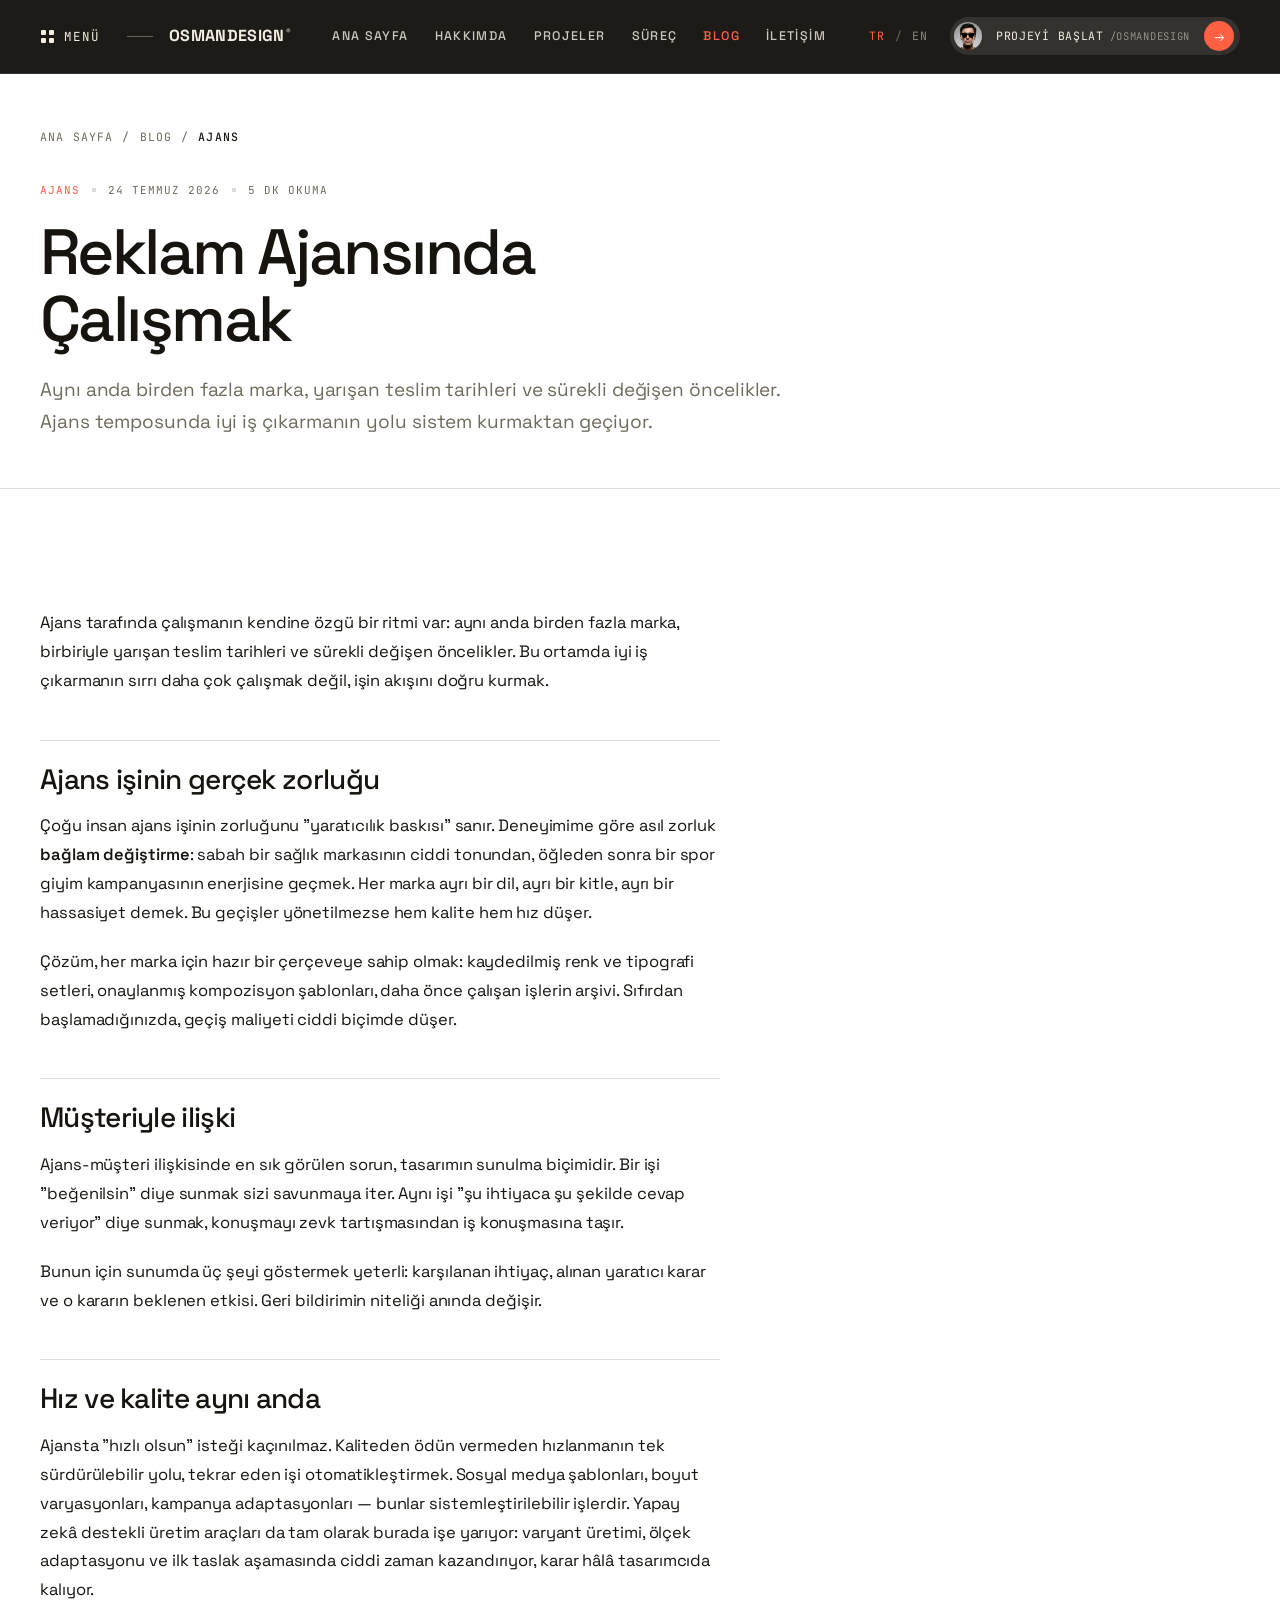
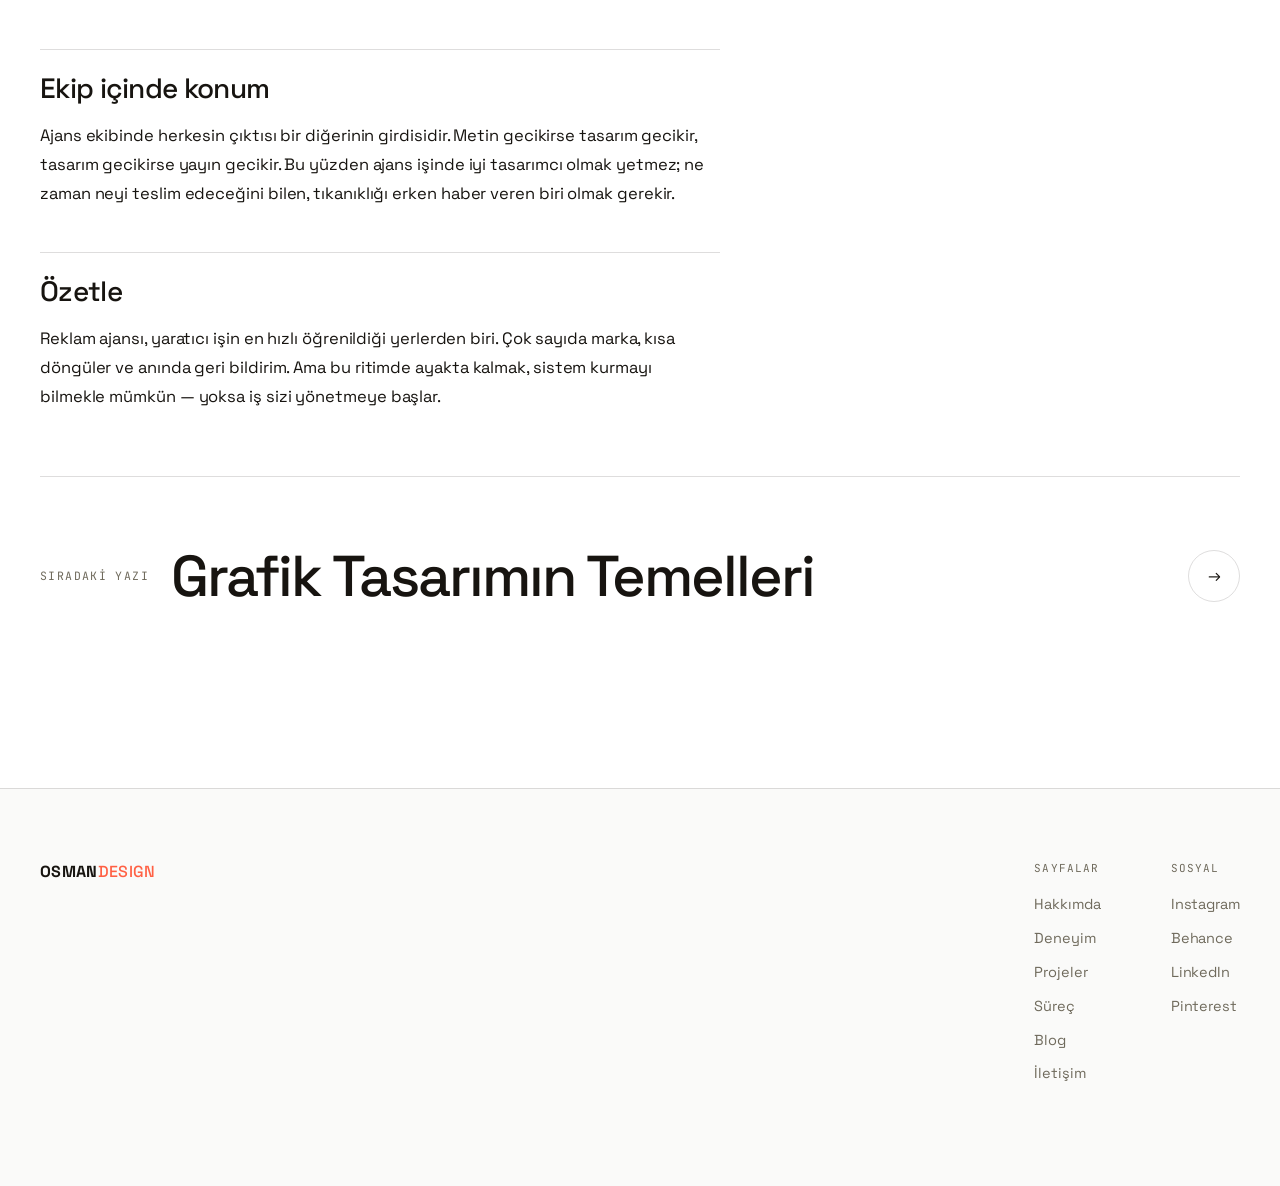
<file: yazi-reklam-ajansi.html>
<!DOCTYPE html>
<html lang="tr">
<head>
<meta charset="UTF-8">
<meta name="viewport" content="width=device-width, initial-scale=1.0">
<title>Reklam Ajansında Çalışmak — OSMANDESIGN</title>
<meta name="description" content="Ajans ritmi, bağlam değiştirme maliyeti, müşteri sunumu ve hızı kaliteden ödün vermeden yönetmenin yolları.">
<link rel="preconnect" href="https://fonts.googleapis.com">
<link rel="preconnect" href="https://fonts.gstatic.com" crossorigin>
<link href="https://fonts.googleapis.com/css2?family=JetBrains+Mono:wght@400;500&family=Space+Grotesk:wght@300..700&display=swap" rel="stylesheet">
<link rel="stylesheet" href="style.css">
</head>
<body>

<header id="siteHeader">
  <nav>
    <div class="nav-left">
      <button class="menu-toggle" id="menuToggle" aria-label="Menü">
        <span class="grid-icon"><span></span><span></span><span></span><span></span></span>
        <span>MENÜ</span>
      </button>
      <span class="nav-sep"></span>
      <a href="index.html" class="logo">OSMANDESIGN<sup>®</sup></a>
    </div>
    <nav class="nav-mid" aria-label="Ana menü">
      <a href="index.html">Ana Sayfa</a>
      <a href="hakkimda.html">Hakkımda</a>
      <a href="projeler.html">Projeler</a>
      <a href="surec.html">Süreç</a>
      <a href="blog.html" class="active">Blog</a>
      <a href="iletisim.html">İletişim</a>
    </nav>
    <div class="nav-right">
      <div class="lang" role="group" aria-label="Dil / Language">
        <button type="button" data-lang="tr" class="on" aria-pressed="true">TR</button>
        <span aria-hidden="true">/</span>
        <button type="button" data-lang="en" aria-pressed="false">EN</button>
      </div>
      <a href="iletisim.html" class="nav-cta">
        <span class="nav-avatar" role="img" aria-label="Osman Özdemir"></span>
        <span class="nav-cta-text">PROJEYİ BAŞLAT <span>/OSMANDESIGN</span></span>
        <span class="nav-arrow">→</span>
      </a>
    </div>
  </nav>
</header>

<div class="menu-scrim" id="menuScrim"></div>
<div class="menu-panel" id="menuOverlay" role="dialog" aria-modal="true" aria-label="Site menüsü">
  <div class="mp-inner">
    <div class="mp-left">
      <nav class="mp-links">
        <a href="index.html" data-close>Ana Sayfa</a>
        <a href="hakkimda.html" data-close>Hakkımda</a>
        <a href="projeler.html" data-close>Projeler</a>
        <a href="deneyim.html" data-close>Deneyim</a>
        <a href="surec.html" data-close>Süreç</a>
        <a href="blog.html" class="active" data-close>Blog</a>
        <a href="iletisim.html" data-close>İletişim</a>
      </nav>
      <div class="mp-card">
        <div class="mp-avatar" role="img" aria-label="Osman Özdemir"></div>
        <div class="mp-name">Osman Özdemir</div>
        <div class="mp-role">Sr. Art Director · Marka &amp; Dijital Tasarım</div>
        <div class="mp-social">
        <a href="https://instagram.com/ozmnozdmr" target="_blank" rel="noopener" aria-label="Instagram"><svg viewBox="0 0 24 24" aria-hidden="true"><path d="M12 2.2c3.2 0 3.6 0 4.9.07 1.2.05 1.8.25 2.2.42.6.22 1 .48 1.4.9.4.4.7.8.9 1.4.2.4.4 1 .4 2.2.1 1.3.1 1.7.1 4.9s0 3.6-.1 4.9c0 1.2-.2 1.8-.4 2.2-.2.6-.5 1-.9 1.4-.4.4-.8.7-1.4.9-.4.2-1 .4-2.2.4-1.3.1-1.7.1-4.9.1s-3.6 0-4.9-.1c-1.2 0-1.8-.2-2.2-.4-.6-.2-1-.5-1.4-.9-.4-.4-.7-.8-.9-1.4-.2-.4-.4-1-.4-2.2C2.2 15.6 2.2 15.2 2.2 12s0-3.6.1-4.9c0-1.2.2-1.8.4-2.2.2-.6.5-1 .9-1.4.4-.4.8-.7 1.4-.9.4-.2 1-.4 2.2-.4C8.4 2.2 8.8 2.2 12 2.2Zm0 1.8c-3.1 0-3.5 0-4.7.07-1.1.05-1.7.24-2.1.4-.5.2-.9.44-1.3.84-.4.4-.64.8-.84 1.3-.16.4-.35 1-.4 2.1C2.6 9.7 2.6 10.1 2.6 12s0 2.3.06 3.5c.05 1.1.24 1.7.4 2.1.2.5.44.9.84 1.3.4.4.8.64 1.3.84.4.16 1 .35 2.1.4 1.2.06 1.6.06 4.7.06s3.5 0 4.7-.06c1.1-.05 1.7-.24 2.1-.4.5-.2.9-.44 1.3-.84.4-.4.64-.8.84-1.3.16-.4.35-1 .4-2.1.06-1.2.06-1.6.06-3.5s0-2.3-.06-3.5c-.05-1.1-.24-1.7-.4-2.1-.2-.5-.44-.9-.84-1.3-.4-.4-.8-.64-1.3-.84-.4-.16-1-.35-2.1-.4C15.5 4 15.1 4 12 4Zm0 3.1a4.9 4.9 0 1 1 0 9.8 4.9 4.9 0 0 1 0-9.8Zm0 1.8a3.1 3.1 0 1 0 0 6.2 3.1 3.1 0 0 0 0-6.2Zm5.1-.6a1.15 1.15 0 1 1 0-2.3 1.15 1.15 0 0 1 0 2.3Z"/></svg></a>
        <a href="https://www.behance.net/osmanozdemir" target="_blank" rel="noopener" aria-label="Behance"><svg viewBox="0 0 24 24" aria-hidden="true"><path d="M8.4 5.6c1.3 0 2.2.3 2.9.8.6.5.9 1.3.9 2.3 0 .6-.15 1.1-.44 1.5-.28.4-.7.75-1.26 1 .76.22 1.32.6 1.7 1.15.36.55.55 1.2.55 1.97 0 .63-.12 1.17-.35 1.63-.23.46-.55.84-.95 1.13-.4.3-.88.5-1.42.64-.53.13-1.09.2-1.66.2H1.6V5.6h6.8ZM8 10.6c.53 0 .96-.13 1.3-.38.33-.25.5-.65.5-1.2 0-.3-.06-.56-.17-.76a1.2 1.2 0 0 0-.46-.46 1.9 1.9 0 0 0-.66-.23 4.6 4.6 0 0 0-.78-.06H4.6v3.1H8Zm.18 5.3c.3 0 .58-.03.85-.09.26-.06.5-.16.7-.3.2-.14.36-.33.48-.57.12-.24.18-.55.18-.92 0-.72-.2-1.24-.6-1.55-.4-.3-.94-.46-1.6-.46H4.6v3.9h3.58ZM17 16.1c.4.4.98.6 1.74.6.54 0 1-.14 1.4-.42.38-.27.62-.56.7-.87h2.1c-.34 1.06-.86 1.82-1.55 2.28-.7.46-1.53.69-2.5.69-.68 0-1.3-.11-1.85-.33a3.9 3.9 0 0 1-1.4-.94 4.2 4.2 0 0 1-.88-1.46 5.4 5.4 0 0 1-.31-1.87c0-.67.1-1.28.32-1.85.22-.57.52-1.06.92-1.47.4-.42.87-.74 1.42-.98a4.6 4.6 0 0 1 1.83-.35c.75 0 1.4.14 1.96.44.56.29 1.02.68 1.38 1.17.36.5.62 1.06.78 1.7.16.63.21 1.29.16 1.98h-6.35c.04.87.26 1.5.66 1.9Zm3.03-5.15c-.32-.35-.8-.53-1.46-.53-.42 0-.78.07-1.06.22-.28.14-.5.32-.67.53-.17.21-.29.44-.35.68-.07.24-.11.45-.12.64h3.94c-.11-.62-.32-1.09-.64-1.44ZM15.6 6.6h4.9v1.3h-4.9z"/></svg></a>
        <a href="https://www.linkedin.com/in/osman-özdemir-b740a8167" target="_blank" rel="noopener" aria-label="LinkedIn"><svg viewBox="0 0 24 24" aria-hidden="true"><path d="M6.94 5.5a1.94 1.94 0 1 1-3.88 0 1.94 1.94 0 0 1 3.88 0ZM3.2 8.9h3.5V20H3.2V8.9Zm5.9 0h3.36v1.52h.05c.47-.85 1.6-1.75 3.3-1.75 3.53 0 4.19 2.2 4.19 5.07V20h-3.5v-5.5c0-1.31-.03-3-1.86-3-1.87 0-2.15 1.42-2.15 2.9V20H9.1V8.9Z"/></svg></a>
        <a href="https://x.com/osmnozdmr7" target="_blank" rel="noopener" aria-label="X"><svg viewBox="0 0 24 24" aria-hidden="true"><path d="M17.53 3h3.02l-6.6 7.54L21.7 21h-6.06l-4.75-6.2L5.46 21H2.44l7.06-8.07L2.3 3h6.22l4.29 5.67L17.53 3Zm-1.06 16.2h1.67L7.6 4.7H5.8l10.67 14.5Z"/></svg></a><a href="https://pinterest.com/ozmnozdmr" target="_blank" rel="noopener" aria-label="Pinterest"><svg viewBox="0 0 24 24" aria-hidden="true"><path d="M12 2C6.48 2 2 6.48 2 12c0 4.24 2.64 7.86 6.36 9.32-.09-.79-.17-2.01.03-2.88.18-.78 1.17-4.97 1.17-4.97s-.3-.6-.3-1.49c0-1.4.81-2.44 1.82-2.44.86 0 1.27.64 1.27 1.42 0 .86-.55 2.15-.83 3.35-.24 1 .5 1.82 1.49 1.82 1.79 0 3.16-1.89 3.16-4.61 0-2.41-1.73-4.1-4.21-4.1-2.87 0-4.55 2.15-4.55 4.37 0 .87.33 1.8.75 2.31.08.1.09.19.07.29-.08.32-.25 1-.28 1.14-.04.18-.15.22-.34.13-1.25-.58-2.03-2.41-2.03-3.88 0-3.16 2.3-6.06 6.62-6.06 3.48 0 6.18 2.48 6.18 5.79 0 3.45-2.18 6.23-5.2 6.23-1.02 0-1.97-.53-2.3-1.16l-.62 2.38c-.23.87-.85 1.96-1.26 2.62.95.29 1.96.45 3.01.45 5.52 0 10-4.48 10-10S17.52 2 12 2Z"/></svg></a>
        </div>
      </div>
    </div>
    <div class="mp-right">
      <a class="mp-tile mp-tile-shot" href="https://www.behance.net/gallery/253818719/Leodent-Dental-Clinic" target="_blank" rel="noopener" data-close><img src="img/leodent-dental-clinic.webp" alt="Leodent Dental Clinic" loading="lazy"><b>Leodent Dental Clinic</b><em>Sosyal Medya</em></a>
      <a class="mp-tile mp-tile-shot" href="https://www.behance.net/gallery/220571305/Medipol-Health-Group" target="_blank" rel="noopener" data-close><img src="img/medipol-health-group.webp" alt="Medipol Health Group" loading="lazy"><b>Medipol Health Group</b><em>Marka Kimliği</em></a>
    </div>
  </div>
</div>


<section class="art-hero">
  <div class="wrap">
    <div class="ph-crumb"><a href="index.html">Ana Sayfa</a> <span aria-hidden="true">/</span> <a href="blog.html">Blog</a> <span aria-hidden="true">/</span> <b>Ajans</b></div>
    <div class="art-meta">
      <span class="art-tag">Ajans</span>
      <span class="art-dot" aria-hidden="true"></span>
      <span>24 Temmuz 2026</span>
      <span class="art-dot" aria-hidden="true"></span>
      <span>5 dk okuma</span>
    </div>
    <h1 class="art-title">Reklam Ajansında Çalışmak</h1>
    <p class="art-lead">Aynı anda birden fazla marka, yarışan teslim tarihleri ve sürekli değişen öncelikler. Ajans temposunda iyi iş çıkarmanın yolu sistem kurmaktan geçiyor.</p>
  </div>
</section>

<section class="section-pad art-sec">
  <div class="wrap">
    <article class="art-body reveal">
      <p>Ajans tarafında çalışmanın kendine özgü bir ritmi var: aynı anda birden fazla marka, birbiriyle yarışan teslim tarihleri ve sürekli değişen öncelikler. Bu ortamda iyi iş çıkarmanın sırrı daha çok çalışmak değil, işin akışını doğru kurmak.</p>

      <h2>Ajans işinin gerçek zorluğu</h2>
      <p>Çoğu insan ajans işinin zorluğunu "yaratıcılık baskısı" sanır. Deneyimime göre asıl zorluk <b>bağlam değiştirme</b>: sabah bir sağlık markasının ciddi tonundan, öğleden sonra bir spor giyim kampanyasının enerjisine geçmek. Her marka ayrı bir dil, ayrı bir kitle, ayrı bir hassasiyet demek. Bu geçişler yönetilmezse hem kalite hem hız düşer.</p>
      <p>Çözüm, her marka için hazır bir çerçeveye sahip olmak: kaydedilmiş renk ve tipografi setleri, onaylanmış kompozisyon şablonları, daha önce çalışan işlerin arşivi. Sıfırdan başlamadığınızda, geçiş maliyeti ciddi biçimde düşer.</p>

      <h2>Müşteriyle ilişki</h2>
      <p>Ajans-müşteri ilişkisinde en sık görülen sorun, tasarımın sunulma biçimidir. Bir işi "beğenilsin" diye sunmak sizi savunmaya iter. Aynı işi "şu ihtiyaca şu şekilde cevap veriyor" diye sunmak, konuşmayı zevk tartışmasından iş konuşmasına taşır.</p>
      <p>Bunun için sunumda üç şeyi göstermek yeterli: karşılanan ihtiyaç, alınan yaratıcı karar ve o kararın beklenen etkisi. Geri bildirimin niteliği anında değişir.</p>

      <h2>Hız ve kalite aynı anda</h2>
      <p>Ajansta "hızlı olsun" isteği kaçınılmaz. Kaliteden ödün vermeden hızlanmanın tek sürdürülebilir yolu, tekrar eden işi otomatikleştirmek. Sosyal medya şablonları, boyut varyasyonları, kampanya adaptasyonları — bunlar sistemleştirilebilir işlerdir. Yapay zekâ destekli üretim araçları da tam olarak burada işe yarıyor: varyant üretimi, ölçek adaptasyonu ve ilk taslak aşamasında ciddi zaman kazandırıyor, karar hâlâ tasarımcıda kalıyor.</p>

      <h2>Ekip içinde konum</h2>
      <p>Ajans ekibinde herkesin çıktısı bir diğerinin girdisidir. Metin gecikirse tasarım gecikir, tasarım gecikirse yayın gecikir. Bu yüzden ajans işinde iyi tasarımcı olmak yetmez; ne zaman neyi teslim edeceğini bilen, tıkanıklığı erken haber veren biri olmak gerekir.</p>

      <h2>Özetle</h2>
      <p>Reklam ajansı, yaratıcı işin en hızlı öğrenildiği yerlerden biri. Çok sayıda marka, kısa döngüler ve anında geri bildirim. Ama bu ritimde ayakta kalmak, sistem kurmayı bilmekle mümkün — yoksa iş sizi yönetmeye başlar.</p>
    </article>

    <div class="art-next">
      <a class="next-link" href="yazi-grafik-tasarim.html"><span class="nl-lbl">Sıradaki yazı</span><span class="nl-title">Grafik Tasarımın Temelleri</span><span class="nl-go" aria-hidden="true">→</span></a>
    </div>
  </div>
</section>
<footer>
  <div class="wrap">
    <div class="footer-top">
      <div><a href="index.html" class="logo">OSMAN<em>DESIGN</em></a></div>
      <div class="footer-cols">
        <div class="footer-col">
          <span class="label">Sayfalar</span>
          <a href="hakkimda.html">Hakkımda</a>
          <a href="deneyim.html">Deneyim</a>
          <a href="projeler.html">Projeler</a>
          <a href="surec.html">Süreç</a>
          <a href="blog.html">Blog</a>
          <a href="iletisim.html">İletişim</a>
        </div>
        <div class="footer-col">
          <span class="label">Sosyal</span>
          <a href="https://instagram.com/ozmnozdmr" target="_blank" rel="noopener">Instagram</a>
          <a href="https://www.behance.net/osmanozdemir" target="_blank" rel="noopener">Behance</a>
          <a href="https://www.linkedin.com/in/osman-özdemir-b740a8167" target="_blank" rel="noopener">LinkedIn</a>
          <a href="https://pinterest.com/ozmnozdmr" target="_blank" rel="noopener">Pinterest</a>
        </div>
      </div>
    </div>
  </div>
</footer>

<script src="app.js" defer></script>

</body>
</html>
</file>
